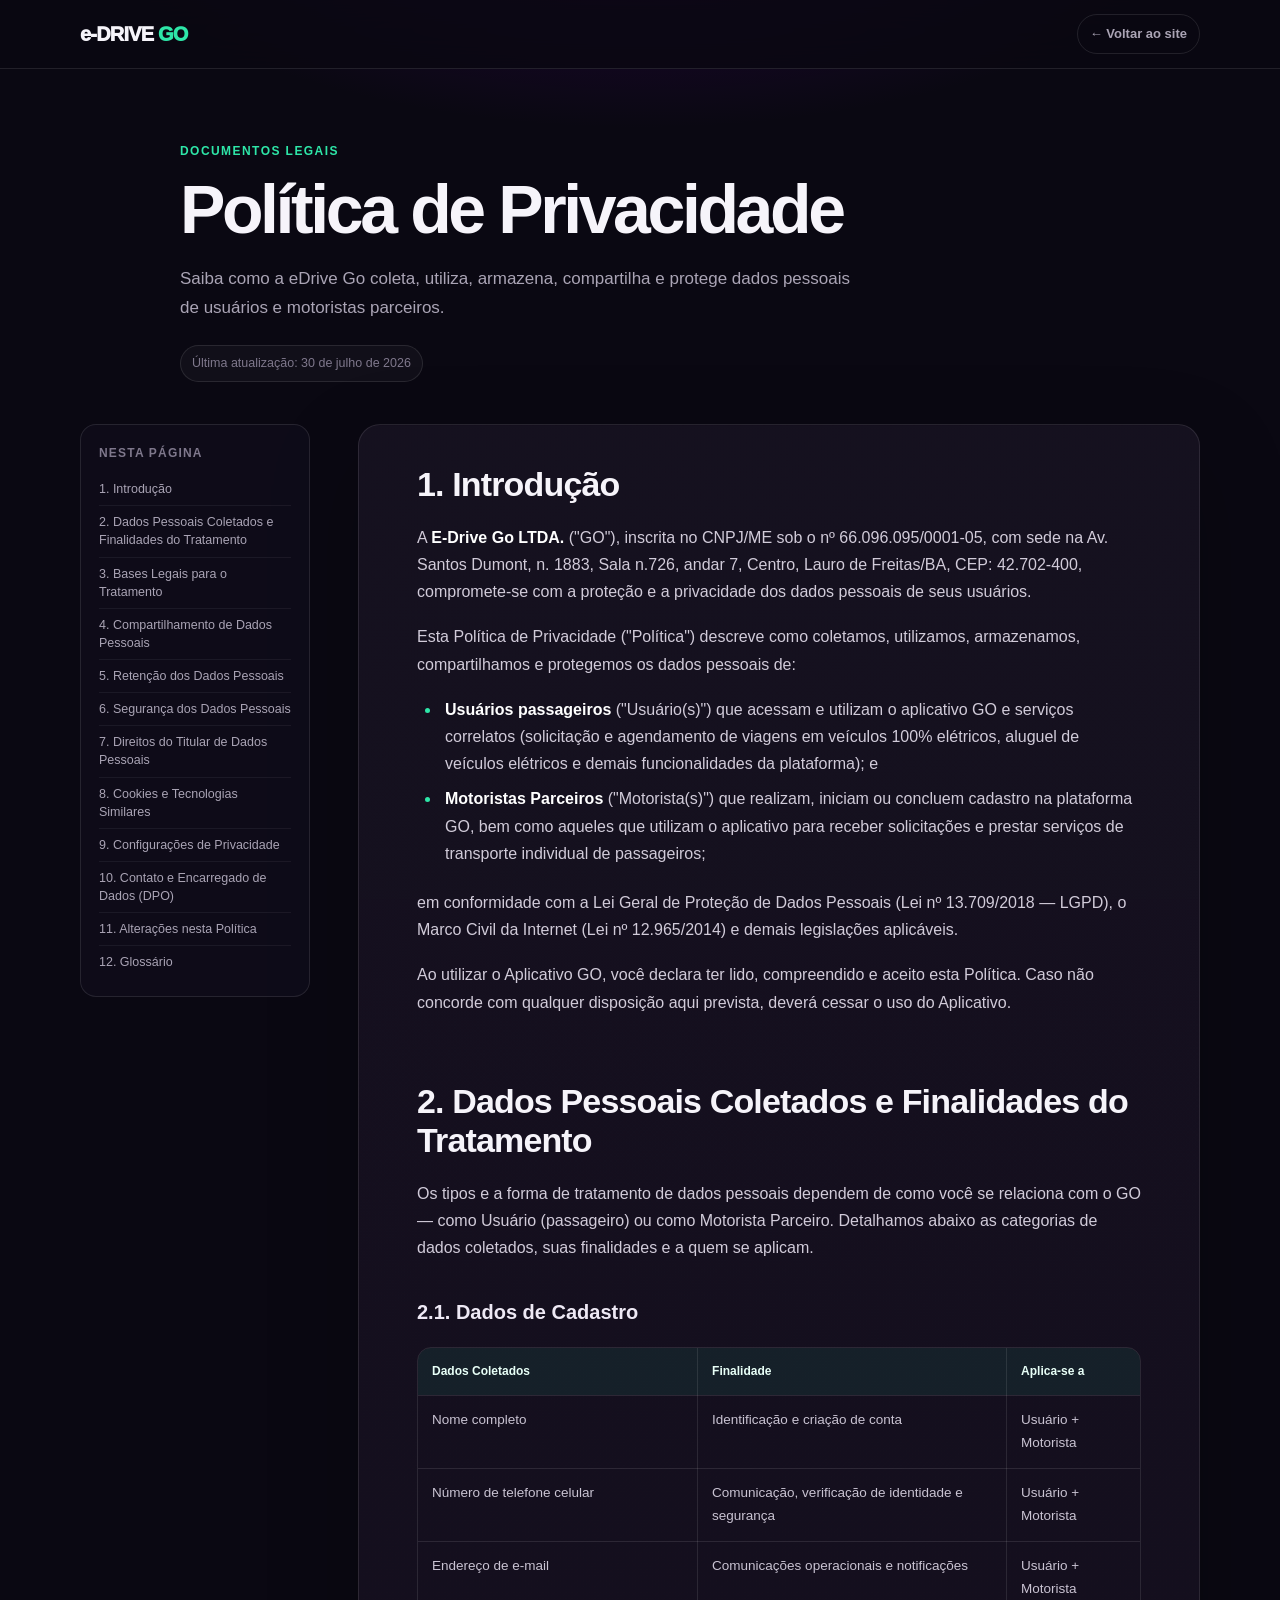
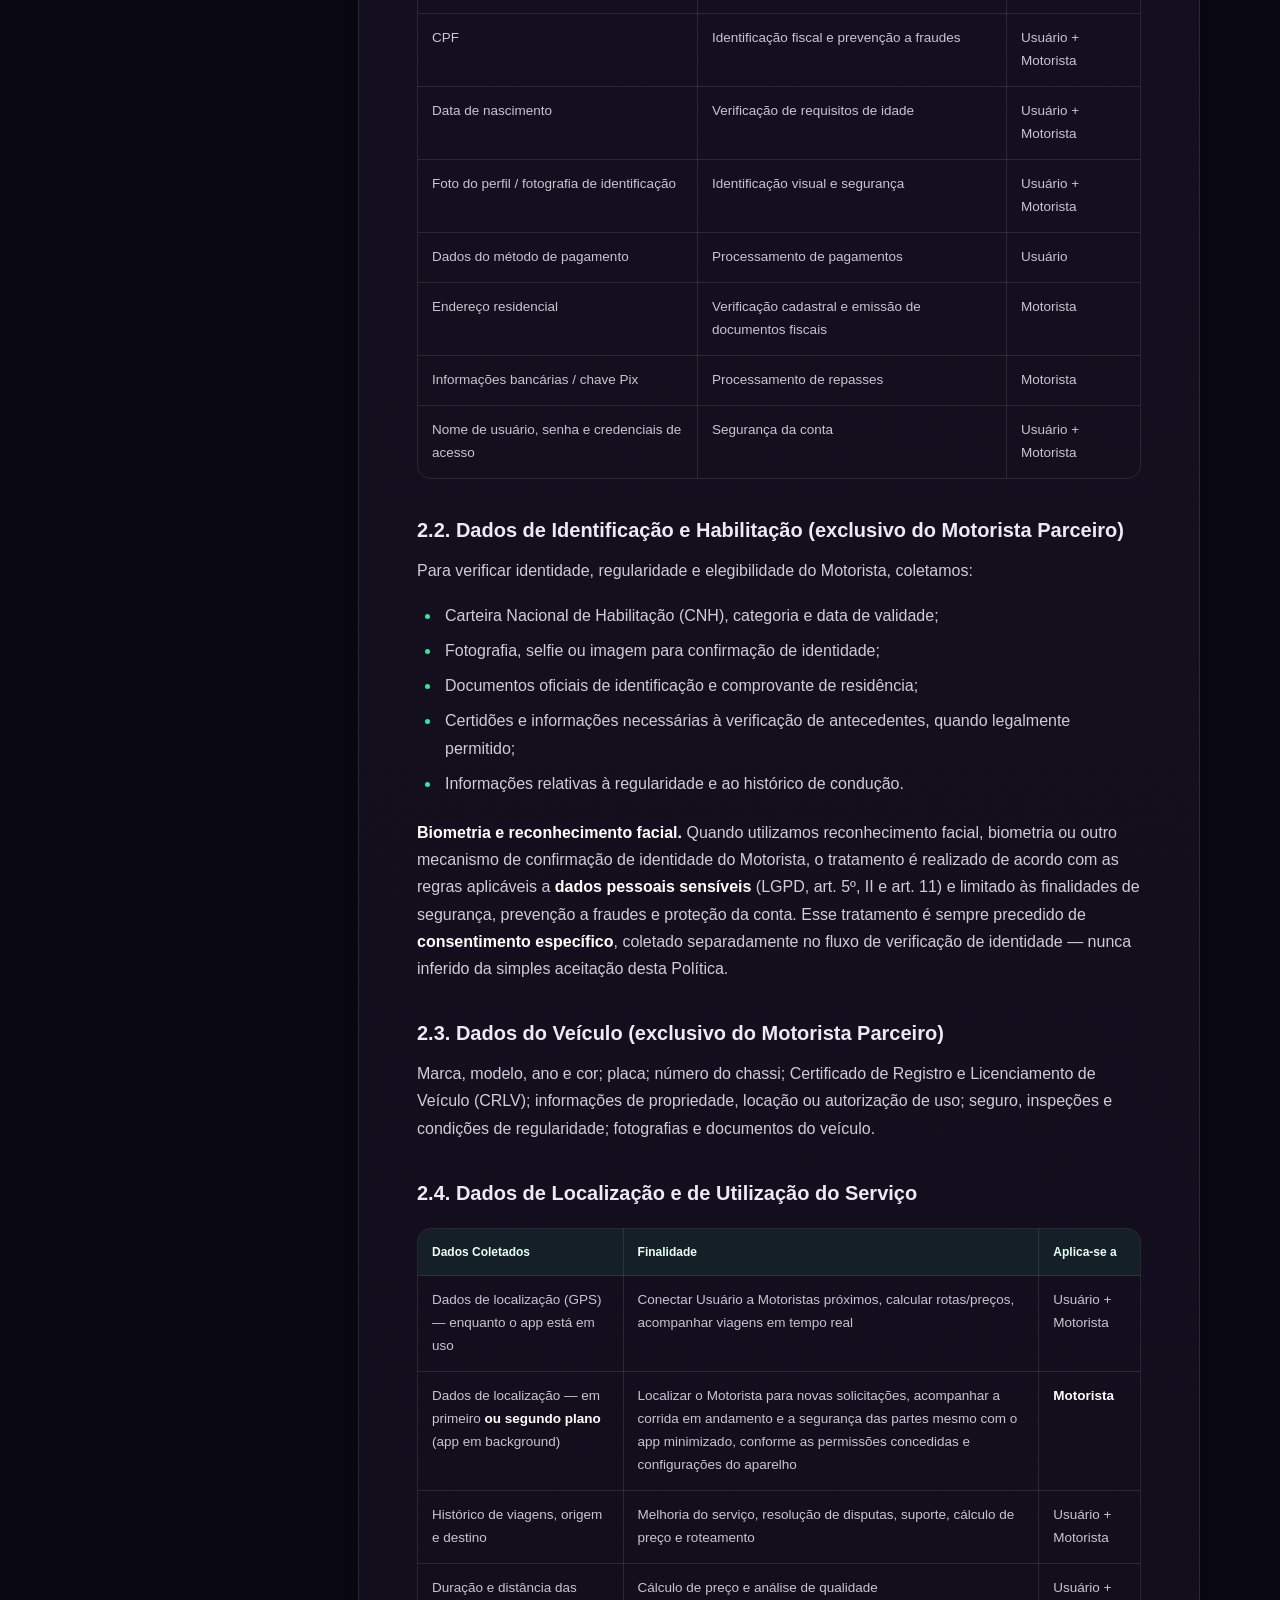
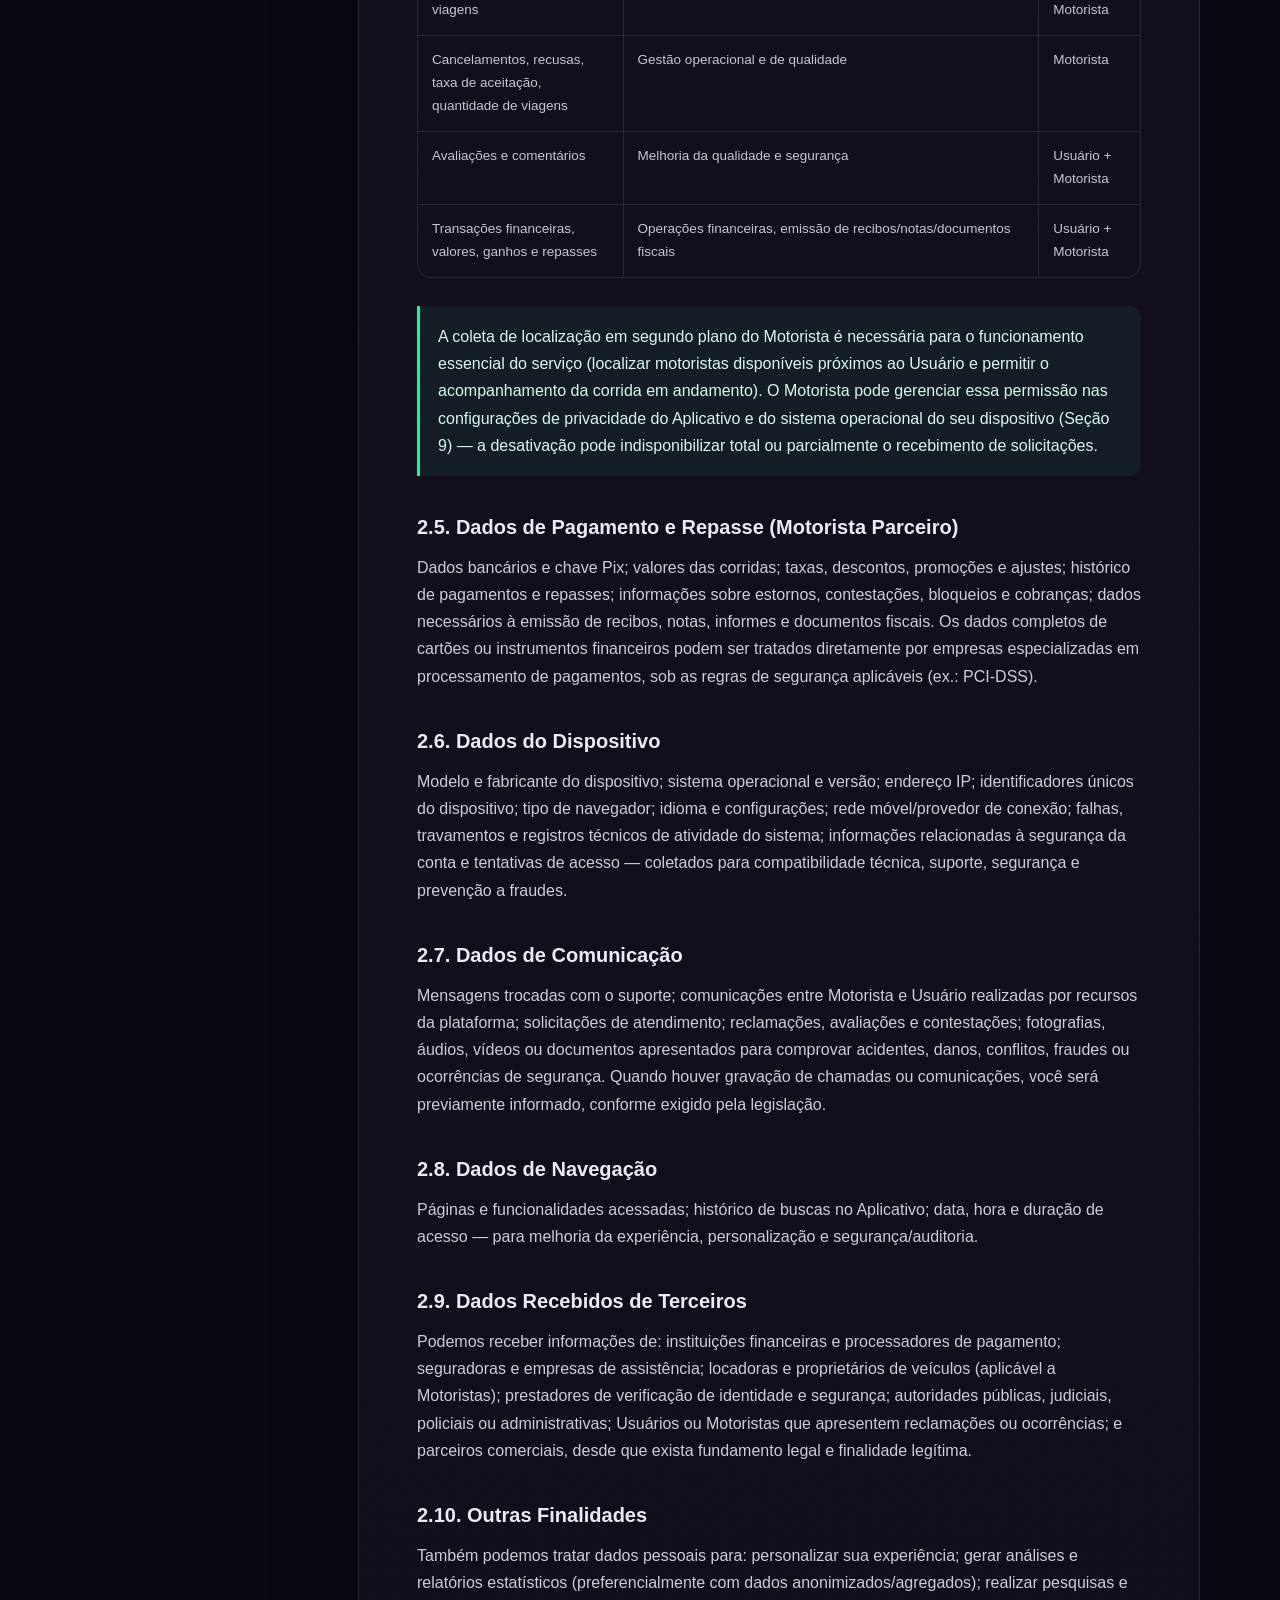
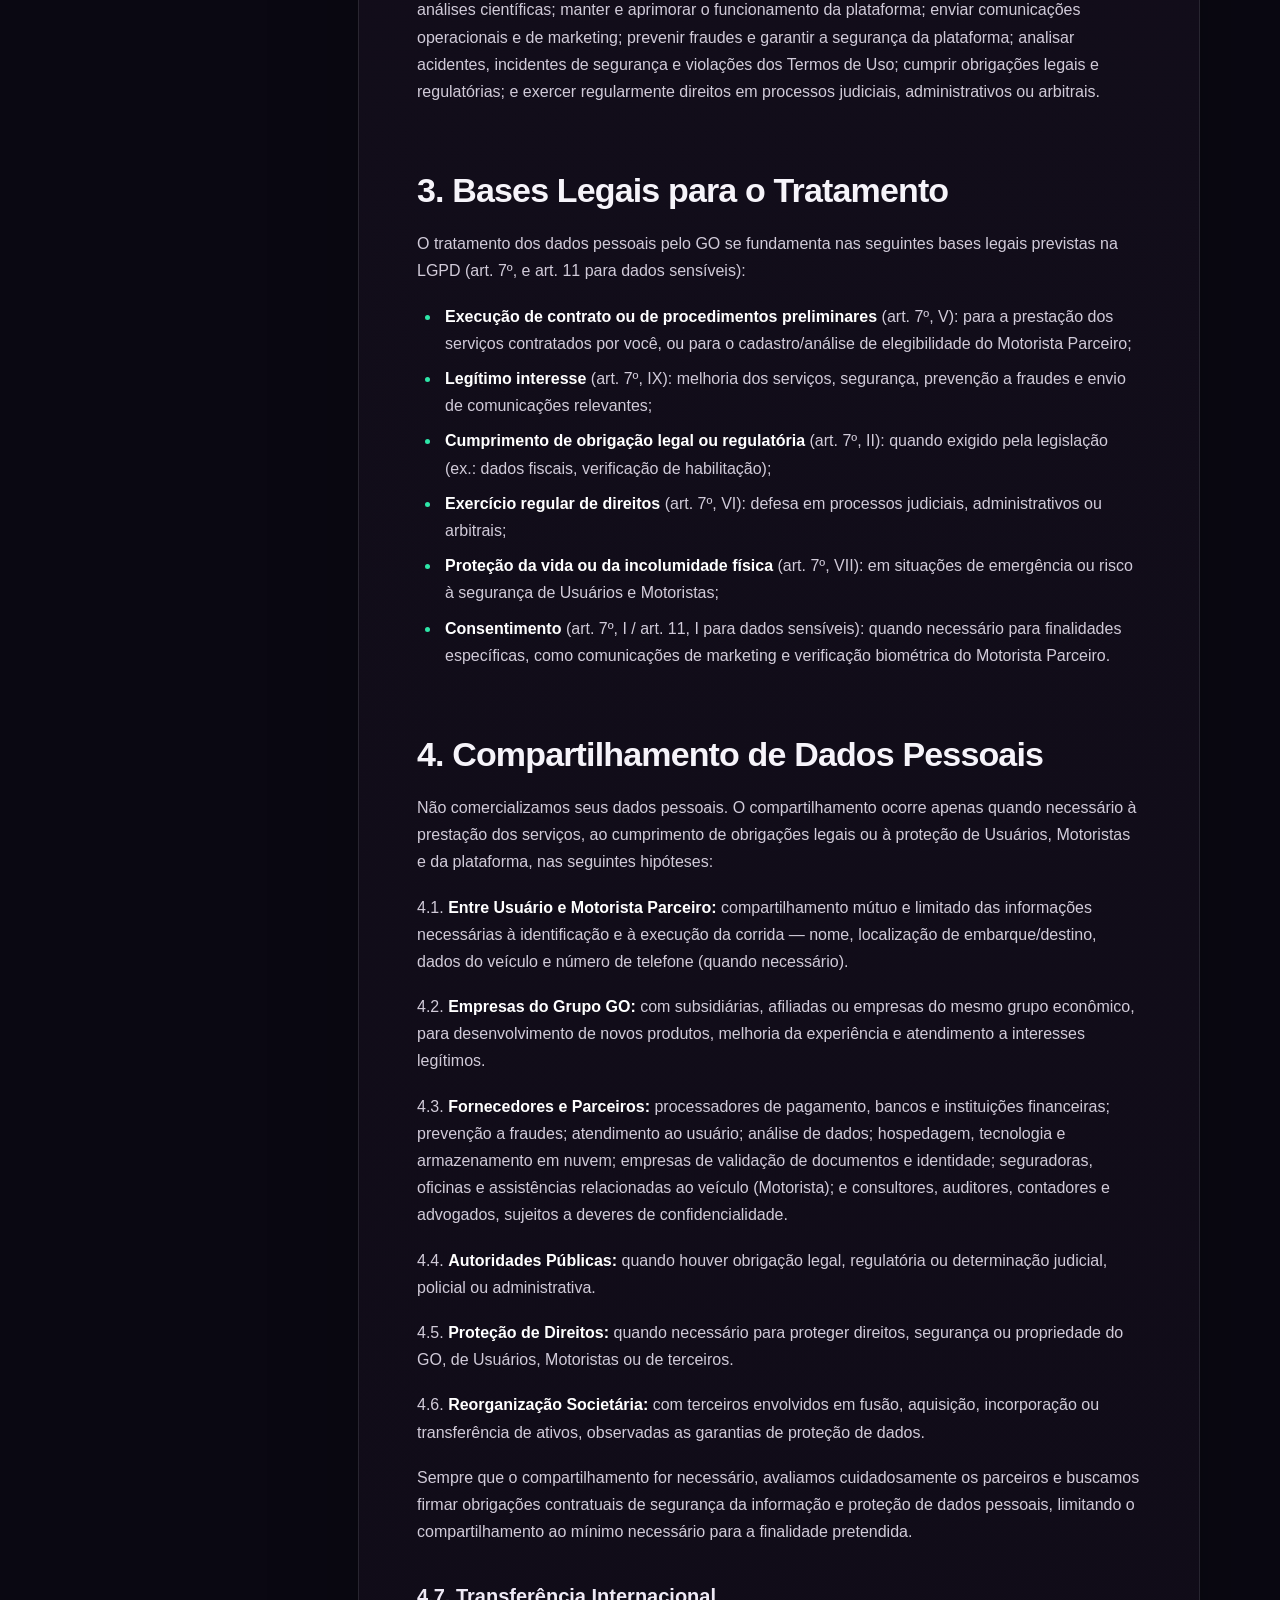
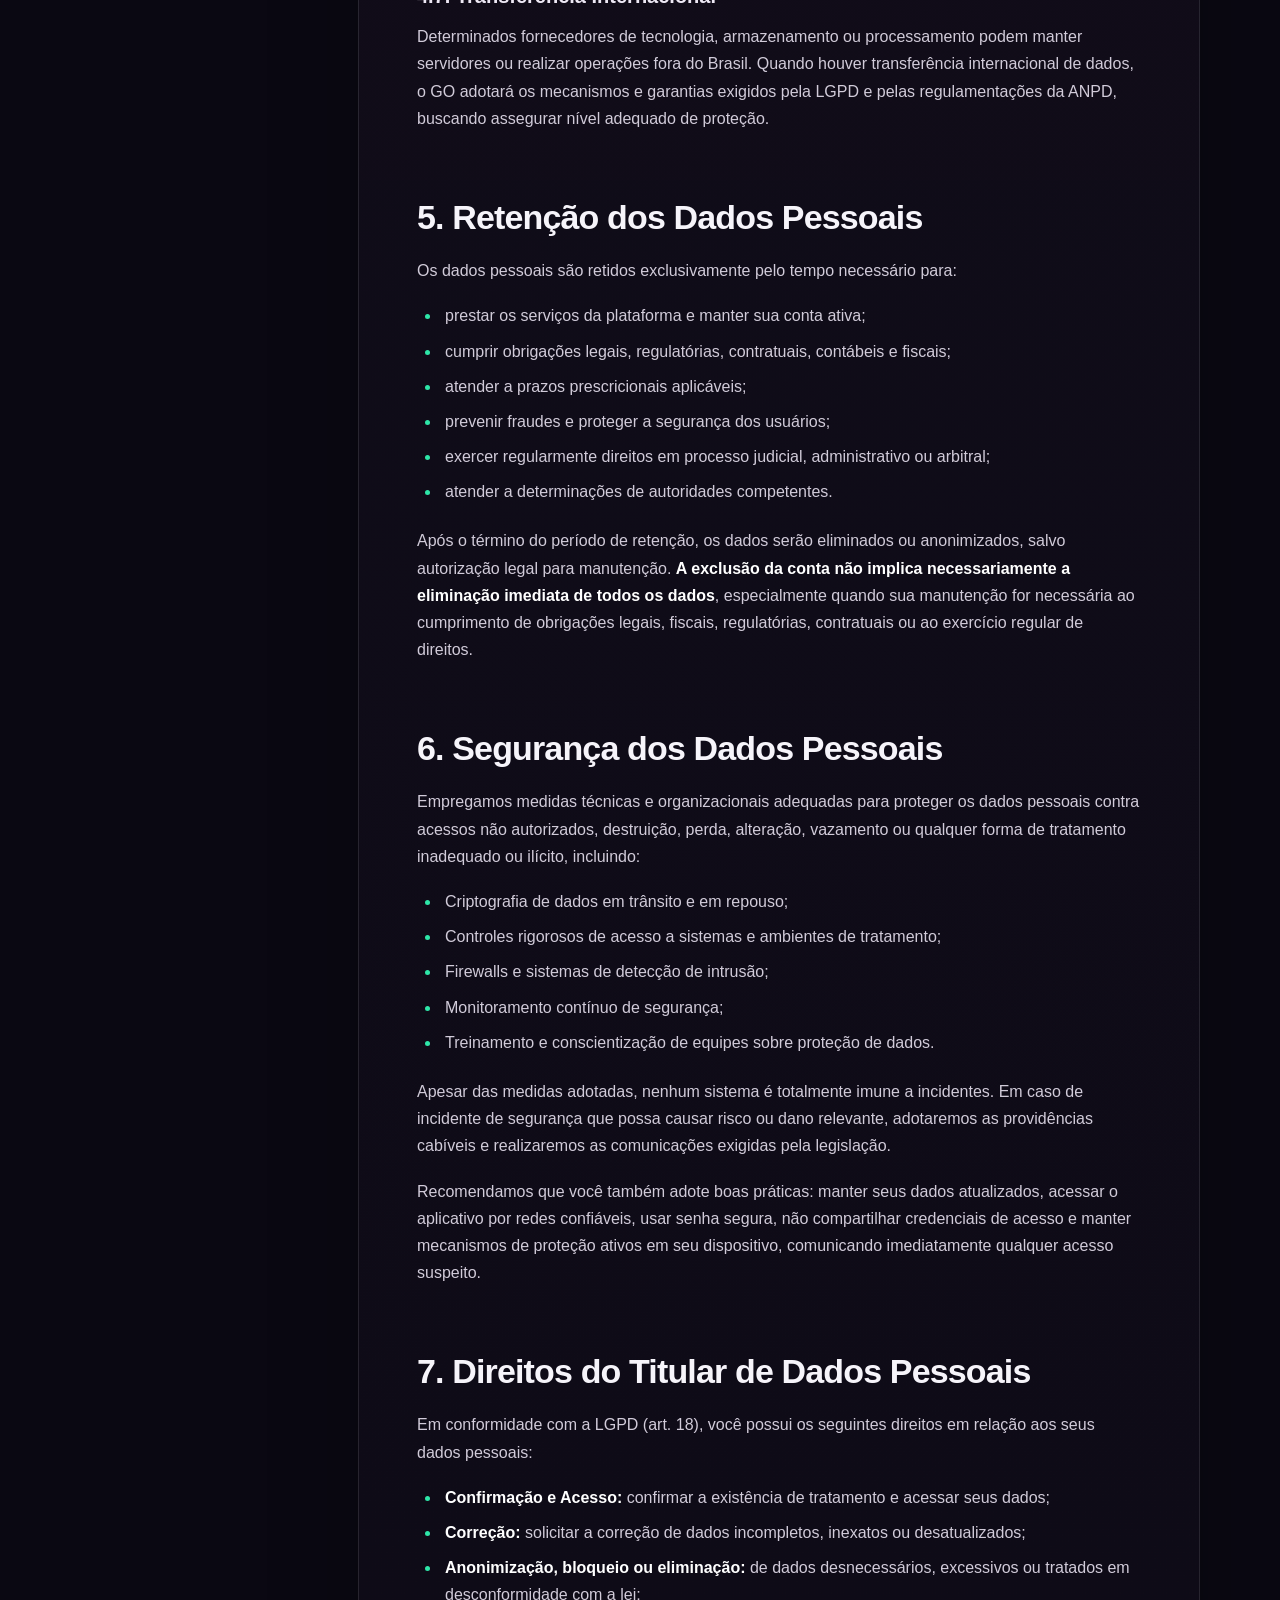
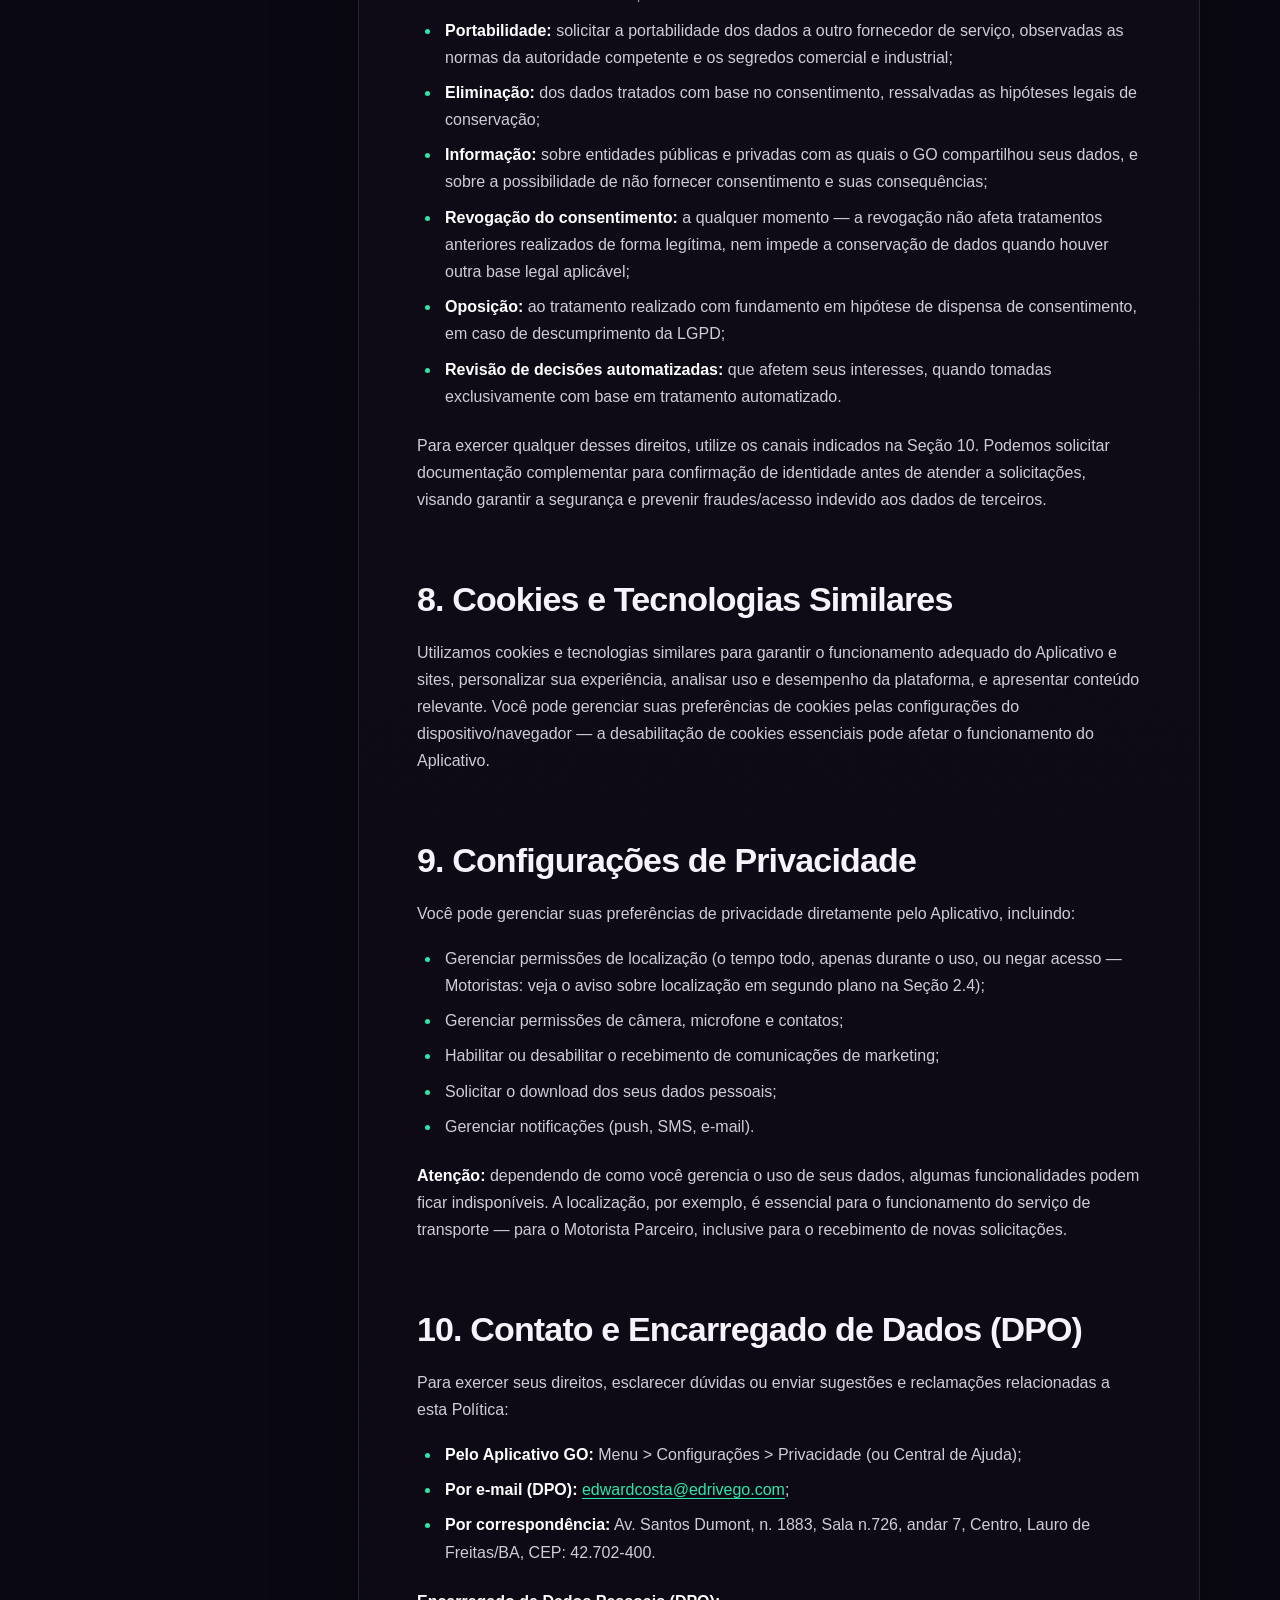
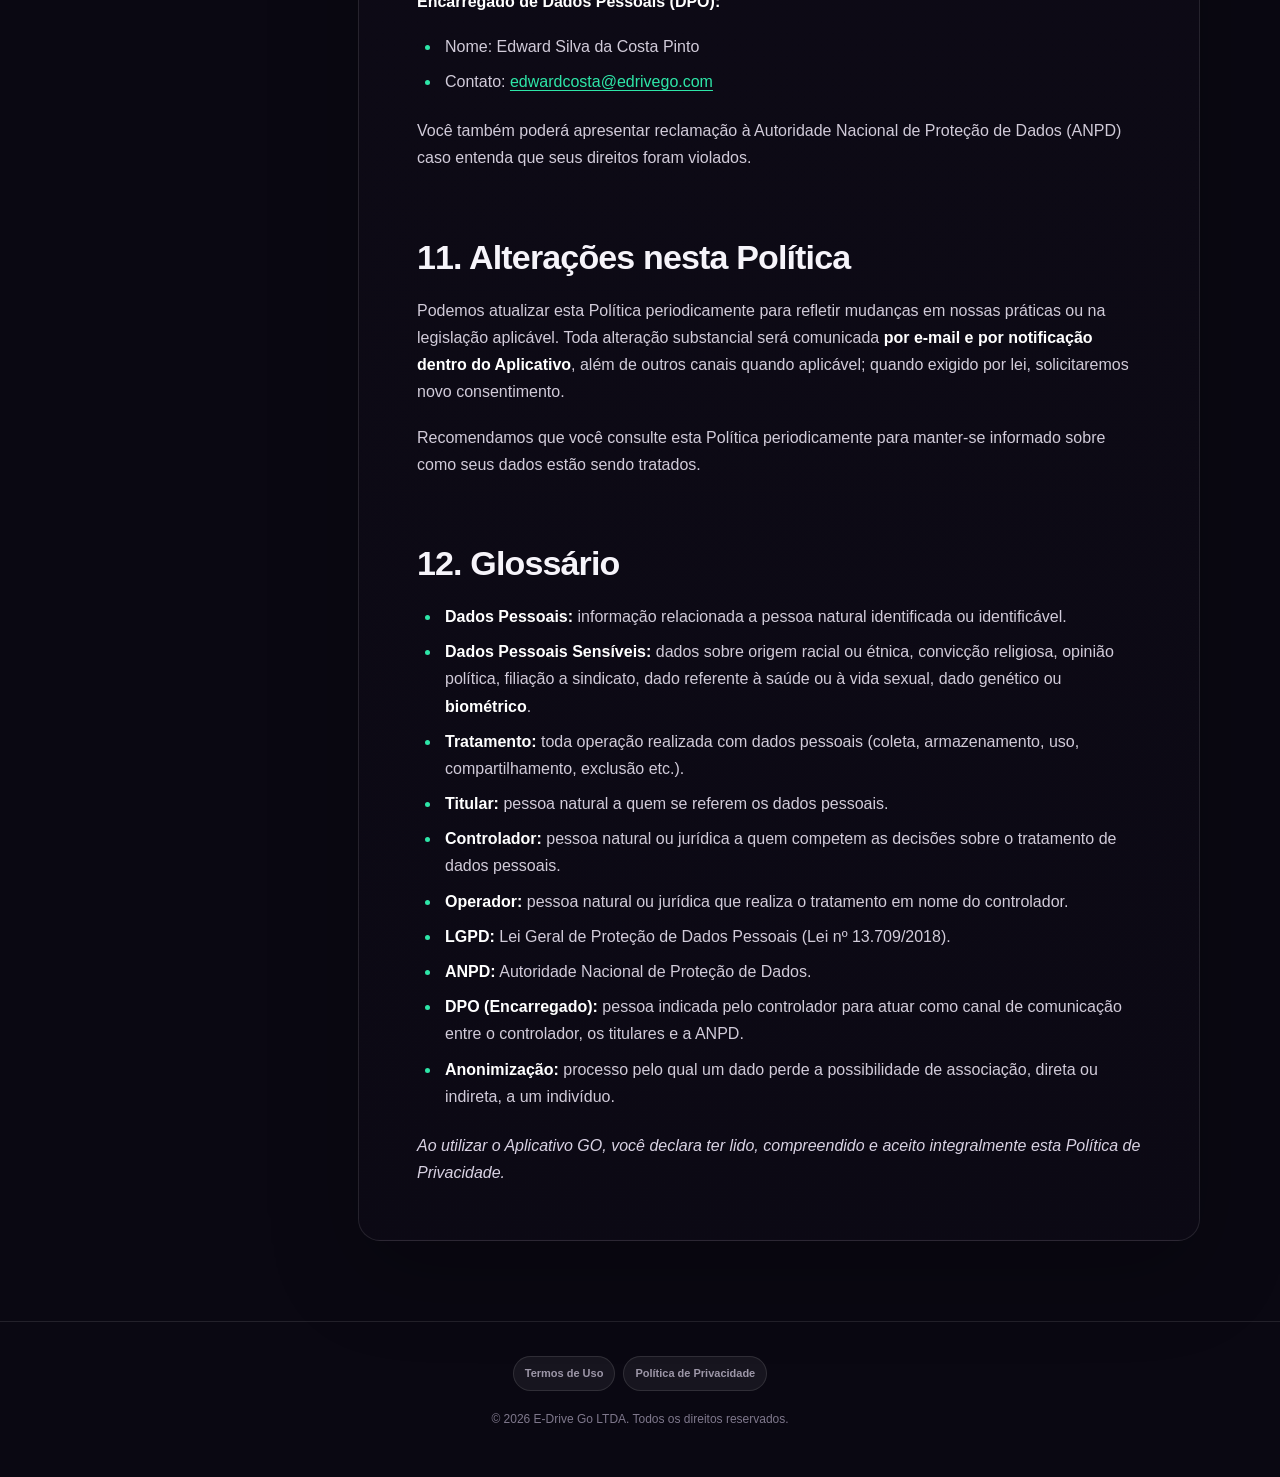
<file: politica-de-privacidade/index.html>
<!doctype html><html lang="pt-BR"><head><meta charset="utf-8"><meta name="viewport" content="width=device-width,initial-scale=1"><title>Política de Privacidade — eDrive Go</title><meta name="description" content="Saiba como a eDrive Go coleta, utiliza, armazena, compartilha e protege dados pessoais de usuários e motoristas parceiros."><meta name="robots" content="index, follow"><link rel="canonical" href="https://www.edrivego.com/politica-de-privacidade"><meta name="theme-color" content="#0a0812"><style>
:root{--bg:#0a0812;--surface:#110d1c;--text:#f6f4fa;--muted:#aaa4b5;--muted2:#7f788c;--line:rgba(255,255,255,.1);--green:#2ee6a8;--purple:#c9a8f0}*{box-sizing:border-box}html{scroll-behavior:smooth;scroll-padding-top:90px}body{margin:0;background:radial-gradient(900px 440px at 50% -180px,rgba(75,0,129,.5),transparent 70%),var(--bg);color:var(--text);font-family:Inter,ui-sans-serif,-apple-system,BlinkMacSystemFont,"Segoe UI",sans-serif;line-height:1.7}a{color:inherit}.skip{position:absolute;left:-9999px;top:12px;background:var(--green);color:#05110c;padding:10px 14px;border-radius:8px;font-weight:800;z-index:100}.skip:focus{left:12px}header{position:sticky;top:0;z-index:20;border-bottom:1px solid var(--line);background:rgba(10,8,18,.82);backdrop-filter:blur(18px)}.head{width:min(1120px,calc(100% - 40px));min-height:68px;margin:auto;display:flex;align-items:center;justify-content:space-between;gap:20px}.brand{text-decoration:none;font-weight:950;letter-spacing:-.04em;font-size:20px}.brand span{color:var(--green)}.back{text-decoration:none;color:var(--muted);font-size:13px;font-weight:700;padding:8px 12px;border:1px solid var(--line);border-radius:999px}.back:hover{color:var(--text);border-color:rgba(46,230,168,.45)}.hero{width:min(920px,calc(100% - 40px));margin:auto;padding:72px 0 42px}.eyebrow{margin:0 0 14px;color:var(--green);font-size:12px;font-weight:900;letter-spacing:.12em;text-transform:uppercase}h1{font-size:clamp(38px,7vw,68px);line-height:1.02;letter-spacing:-.05em;margin:0 0 20px}.intro{font-size:17px;color:var(--muted);max-width:680px;margin:0}.updated{display:inline-flex;margin-top:22px;color:var(--muted2);font-size:12.5px;border:1px solid var(--line);border-radius:999px;padding:7px 11px;background:rgba(255,255,255,.03)}.layout{width:min(1120px,calc(100% - 40px));margin:0 auto 80px;display:grid;grid-template-columns:230px minmax(0,1fr);gap:48px;align-items:start}.toc{position:sticky;top:92px;max-height:calc(100vh - 120px);overflow:auto;padding:18px;border:1px solid var(--line);border-radius:16px;background:rgba(17,13,28,.7)}.toc strong{display:block;font-size:12px;text-transform:uppercase;letter-spacing:.1em;color:var(--muted2);margin-bottom:10px}.toc a{display:block;text-decoration:none;color:var(--muted);font-size:12.5px;line-height:1.45;padding:7px 0;border-bottom:1px solid rgba(255,255,255,.06)}.toc a:last-child{border:0}.toc a:hover{color:var(--green)}article{min-width:0;padding:36px clamp(22px,5vw,58px);border:1px solid var(--line);border-radius:22px;background:linear-gradient(180deg,rgba(23,18,33,.88),rgba(13,10,21,.92));box-shadow:0 32px 90px rgba(0,0,0,.24)}article h2{font-size:clamp(25px,4vw,34px);line-height:1.15;letter-spacing:-.025em;margin:62px 0 20px;padding-top:4px}article h2:first-child{margin-top:0}article h3{font-size:20px;line-height:1.3;margin:38px 0 14px;color:#eee9f5}article p{margin:0 0 18px;color:#d1cbd9}article strong{color:#fff}article em{color:#d9d2e3}article a{color:var(--green);text-underline-offset:3px}article ul{margin:0 0 22px;padding-left:24px;color:#d1cbd9}article li{margin:8px 0;padding-left:4px}article li::marker{color:var(--green)}article code{font:inherit;color:var(--purple)}.notice{margin:20px 0;padding:17px 18px;border-left:3px solid var(--green);border-radius:0 12px 12px 0;background:rgba(46,230,168,.07);color:#d9f7ec}.table-scroll{overflow-x:auto;margin:22px 0 28px;border:1px solid var(--line);border-radius:14px}table{width:100%;border-collapse:collapse;min-width:660px;font-size:13.5px}th,td{padding:13px 14px;text-align:left;vertical-align:top;border-bottom:1px solid var(--line);border-right:1px solid var(--line)}th:last-child,td:last-child{border-right:0}tbody tr:last-child td{border-bottom:0}th{background:rgba(46,230,168,.08);color:#e8fff7;font-size:12px}td{color:#c9c3d2}footer{border-top:1px solid var(--line);padding:34px 20px 48px;text-align:center;color:var(--muted2)}.legal-links{display:flex;justify-content:center;gap:8px;flex-wrap:wrap;margin-bottom:18px}.legal-btn{display:inline-flex;align-items:center;text-decoration:none;color:#9d97a8;background:rgba(255,255,255,.055);border:1px solid rgba(255,255,255,.11);border-radius:999px;padding:7px 11px;font-size:11px;font-weight:700}.legal-btn:hover{color:#d8d3df;background:rgba(255,255,255,.09)}footer p{font-size:12px;margin:0}@media(max-width:820px){.layout{grid-template-columns:1fr;gap:20px}.toc{position:static;max-height:none}.hero{padding-top:52px}.head{width:min(100% - 28px,1120px)}article{border-radius:18px;padding:28px 20px}article h2{margin-top:48px}}@media(prefers-reduced-motion:reduce){html{scroll-behavior:auto}}</style></head><body><a class="skip" href="#conteudo">Ir para o conteúdo</a><header><div class="head"><a class="brand" href="/" aria-label="eDrive Go — início">e-DRIVE <span>GO</span></a><a class="back" href="/">← Voltar ao site</a></div></header><main id="conteudo"><section class="hero"><p class="eyebrow">Documentos legais</p><h1>Política de Privacidade</h1><p class="intro">Saiba como a eDrive Go coleta, utiliza, armazena, compartilha e protege dados pessoais de usuários e motoristas parceiros.</p><span class="updated">Última atualização: 30 de julho de 2026</span></section><div class="layout"><nav class="toc" aria-label="Navegação nesta página"><strong>Nesta página</strong><a href="#1-introducao">1. Introdução</a>
<a href="#2-dados-pessoais-coletados-e-finalidades-do-tratamento">2. Dados Pessoais Coletados e Finalidades do Tratamento</a>
<a href="#3-bases-legais-para-o-tratamento">3. Bases Legais para o Tratamento</a>
<a href="#4-compartilhamento-de-dados-pessoais">4. Compartilhamento de Dados Pessoais</a>
<a href="#5-retencao-dos-dados-pessoais">5. Retenção dos Dados Pessoais</a>
<a href="#6-seguranca-dos-dados-pessoais">6. Segurança dos Dados Pessoais</a>
<a href="#7-direitos-do-titular-de-dados-pessoais">7. Direitos do Titular de Dados Pessoais</a>
<a href="#8-cookies-e-tecnologias-similares">8. Cookies e Tecnologias Similares</a>
<a href="#9-configuracoes-de-privacidade">9. Configurações de Privacidade</a>
<a href="#10-contato-e-encarregado-de-dados-dpo">10. Contato e Encarregado de Dados (DPO)</a>
<a href="#11-alteracoes-nesta-politica">11. Alterações nesta Política</a>
<a href="#12-glossario">12. Glossário</a></nav><article><h2 id="1-introducao">1. Introdução</h2>
<p>A <strong>E-Drive Go LTDA.</strong> (&quot;GO&quot;), inscrita no CNPJ/ME sob o nº 66.096.095/0001-05, com sede na Av. Santos Dumont, n. 1883, Sala n.726, andar 7, Centro, Lauro de Freitas/BA, CEP: 42.702-400, compromete-se com a proteção e a privacidade dos dados pessoais de seus usuários.</p>
<p>Esta Política de Privacidade (&quot;Política&quot;) descreve como coletamos, utilizamos, armazenamos, compartilhamos e protegemos os dados pessoais de:</p>
<ul><li><strong>Usuários passageiros</strong> (&quot;Usuário(s)&quot;) que acessam e utilizam o aplicativo GO e serviços correlatos (solicitação e agendamento de viagens em veículos 100% elétricos, aluguel de veículos elétricos e demais funcionalidades da plataforma); e</li><li><strong>Motoristas Parceiros</strong> (&quot;Motorista(s)&quot;) que realizam, iniciam ou concluem cadastro na plataforma GO, bem como aqueles que utilizam o aplicativo para receber solicitações e prestar serviços de transporte individual de passageiros;</li></ul>
<p>em conformidade com a Lei Geral de Proteção de Dados Pessoais (Lei nº 13.709/2018 — LGPD), o Marco Civil da Internet (Lei nº 12.965/2014) e demais legislações aplicáveis.</p>
<p>Ao utilizar o Aplicativo GO, você declara ter lido, compreendido e aceito esta Política. Caso não concorde com qualquer disposição aqui prevista, deverá cessar o uso do Aplicativo.</p>
<h2 id="2-dados-pessoais-coletados-e-finalidades-do-tratamento">2. Dados Pessoais Coletados e Finalidades do Tratamento</h2>
<p>Os tipos e a forma de tratamento de dados pessoais dependem de como você se relaciona com o GO — como Usuário (passageiro) ou como Motorista Parceiro. Detalhamos abaixo as categorias de dados coletados, suas finalidades e a quem se aplicam.</p>
<h3 id="2-1-dados-de-cadastro">2.1. Dados de Cadastro</h3>
<div class="table-scroll" tabindex="0"><table><thead><tr><th scope="col">Dados Coletados</th><th scope="col">Finalidade</th><th scope="col">Aplica-se a</th></tr></thead><tbody><tr><td>Nome completo</td><td>Identificação e criação de conta</td><td>Usuário + Motorista</td></tr><tr><td>Número de telefone celular</td><td>Comunicação, verificação de identidade e segurança</td><td>Usuário + Motorista</td></tr><tr><td>Endereço de e-mail</td><td>Comunicações operacionais e notificações</td><td>Usuário + Motorista</td></tr><tr><td>CPF</td><td>Identificação fiscal e prevenção a fraudes</td><td>Usuário + Motorista</td></tr><tr><td>Data de nascimento</td><td>Verificação de requisitos de idade</td><td>Usuário + Motorista</td></tr><tr><td>Foto do perfil / fotografia de identificação</td><td>Identificação visual e segurança</td><td>Usuário + Motorista</td></tr><tr><td>Dados do método de pagamento</td><td>Processamento de pagamentos</td><td>Usuário</td></tr><tr><td>Endereço residencial</td><td>Verificação cadastral e emissão de documentos fiscais</td><td>Motorista</td></tr><tr><td>Informações bancárias / chave Pix</td><td>Processamento de repasses</td><td>Motorista</td></tr><tr><td>Nome de usuário, senha e credenciais de acesso</td><td>Segurança da conta</td><td>Usuário + Motorista</td></tr></tbody></table></div>
<h3 id="2-2-dados-de-identificacao-e-habilitacao-exclusivo-do-motorista-parceiro">2.2. Dados de Identificação e Habilitação (exclusivo do Motorista Parceiro)</h3>
<p>Para verificar identidade, regularidade e elegibilidade do Motorista, coletamos:</p>
<ul><li>Carteira Nacional de Habilitação (CNH), categoria e data de validade;</li><li>Fotografia, selfie ou imagem para confirmação de identidade;</li><li>Documentos oficiais de identificação e comprovante de residência;</li><li>Certidões e informações necessárias à verificação de antecedentes, quando legalmente permitido;</li><li>Informações relativas à regularidade e ao histórico de condução.</li></ul>
<p><strong>Biometria e reconhecimento facial.</strong> Quando utilizamos reconhecimento facial, biometria ou outro mecanismo de confirmação de identidade do Motorista, o tratamento é realizado de acordo com as regras aplicáveis a <strong>dados pessoais sensíveis</strong> (LGPD, art. 5º, II e art. 11) e limitado às finalidades de segurança, prevenção a fraudes e proteção da conta. Esse tratamento é sempre precedido de <strong>consentimento específico</strong>, coletado separadamente no fluxo de verificação de identidade — nunca inferido da simples aceitação desta Política.</p>
<h3 id="2-3-dados-do-veiculo-exclusivo-do-motorista-parceiro">2.3. Dados do Veículo (exclusivo do Motorista Parceiro)</h3>
<p>Marca, modelo, ano e cor; placa; número do chassi; Certificado de Registro e Licenciamento de Veículo (CRLV); informações de propriedade, locação ou autorização de uso; seguro, inspeções e condições de regularidade; fotografias e documentos do veículo.</p>
<h3 id="2-4-dados-de-localizacao-e-de-utilizacao-do-servico">2.4. Dados de Localização e de Utilização do Serviço</h3>
<div class="table-scroll" tabindex="0"><table><thead><tr><th scope="col">Dados Coletados</th><th scope="col">Finalidade</th><th scope="col">Aplica-se a</th></tr></thead><tbody><tr><td>Dados de localização (GPS) — enquanto o app está em uso</td><td>Conectar Usuário a Motoristas próximos, calcular rotas/preços, acompanhar viagens em tempo real</td><td>Usuário + Motorista</td></tr><tr><td>Dados de localização — em primeiro <strong>ou segundo plano</strong> (app em background)</td><td>Localizar o Motorista para novas solicitações, acompanhar a corrida em andamento e a segurança das partes mesmo com o app minimizado, conforme as permissões concedidas e configurações do aparelho</td><td><strong>Motorista</strong></td></tr><tr><td>Histórico de viagens, origem e destino</td><td>Melhoria do serviço, resolução de disputas, suporte, cálculo de preço e roteamento</td><td>Usuário + Motorista</td></tr><tr><td>Duração e distância das viagens</td><td>Cálculo de preço e análise de qualidade</td><td>Usuário + Motorista</td></tr><tr><td>Cancelamentos, recusas, taxa de aceitação, quantidade de viagens</td><td>Gestão operacional e de qualidade</td><td>Motorista</td></tr><tr><td>Avaliações e comentários</td><td>Melhoria da qualidade e segurança</td><td>Usuário + Motorista</td></tr><tr><td>Transações financeiras, valores, ganhos e repasses</td><td>Operações financeiras, emissão de recibos/notas/documentos fiscais</td><td>Usuário + Motorista</td></tr></tbody></table></div>
<aside class="notice">A coleta de localização em segundo plano do Motorista é necessária para o funcionamento essencial do serviço (localizar motoristas disponíveis próximos ao Usuário e permitir o acompanhamento da corrida em andamento). O Motorista pode gerenciar essa permissão nas configurações de privacidade do Aplicativo e do sistema operacional do seu dispositivo (Seção 9) — a desativação pode indisponibilizar total ou parcialmente o recebimento de solicitações.</aside>
<h3 id="2-5-dados-de-pagamento-e-repasse-motorista-parceiro">2.5. Dados de Pagamento e Repasse (Motorista Parceiro)</h3>
<p>Dados bancários e chave Pix; valores das corridas; taxas, descontos, promoções e ajustes; histórico de pagamentos e repasses; informações sobre estornos, contestações, bloqueios e cobranças; dados necessários à emissão de recibos, notas, informes e documentos fiscais. Os dados completos de cartões ou instrumentos financeiros podem ser tratados diretamente por empresas especializadas em processamento de pagamentos, sob as regras de segurança aplicáveis (ex.: PCI-DSS).</p>
<h3 id="2-6-dados-do-dispositivo">2.6. Dados do Dispositivo</h3>
<p>Modelo e fabricante do dispositivo; sistema operacional e versão; endereço IP; identificadores únicos do dispositivo; tipo de navegador; idioma e configurações; rede móvel/provedor de conexão; falhas, travamentos e registros técnicos de atividade do sistema; informações relacionadas à segurança da conta e tentativas de acesso — coletados para compatibilidade técnica, suporte, segurança e prevenção a fraudes.</p>
<h3 id="2-7-dados-de-comunicacao">2.7. Dados de Comunicação</h3>
<p>Mensagens trocadas com o suporte; comunicações entre Motorista e Usuário realizadas por recursos da plataforma; solicitações de atendimento; reclamações, avaliações e contestações; fotografias, áudios, vídeos ou documentos apresentados para comprovar acidentes, danos, conflitos, fraudes ou ocorrências de segurança. Quando houver gravação de chamadas ou comunicações, você será previamente informado, conforme exigido pela legislação.</p>
<h3 id="2-8-dados-de-navegacao">2.8. Dados de Navegação</h3>
<p>Páginas e funcionalidades acessadas; histórico de buscas no Aplicativo; data, hora e duração de acesso — para melhoria da experiência, personalização e segurança/auditoria.</p>
<h3 id="2-9-dados-recebidos-de-terceiros">2.9. Dados Recebidos de Terceiros</h3>
<p>Podemos receber informações de: instituições financeiras e processadores de pagamento; seguradoras e empresas de assistência; locadoras e proprietários de veículos (aplicável a Motoristas); prestadores de verificação de identidade e segurança; autoridades públicas, judiciais, policiais ou administrativas; Usuários ou Motoristas que apresentem reclamações ou ocorrências; e parceiros comerciais, desde que exista fundamento legal e finalidade legítima.</p>
<h3 id="2-10-outras-finalidades">2.10. Outras Finalidades</h3>
<p>Também podemos tratar dados pessoais para: personalizar sua experiência; gerar análises e relatórios estatísticos (preferencialmente com dados anonimizados/agregados); realizar pesquisas e análises científicas; manter e aprimorar o funcionamento da plataforma; enviar comunicações operacionais e de marketing; prevenir fraudes e garantir a segurança da plataforma; analisar acidentes, incidentes de segurança e violações dos Termos de Uso; cumprir obrigações legais e regulatórias; e exercer regularmente direitos em processos judiciais, administrativos ou arbitrais.</p>
<h2 id="3-bases-legais-para-o-tratamento">3. Bases Legais para o Tratamento</h2>
<p>O tratamento dos dados pessoais pelo GO se fundamenta nas seguintes bases legais previstas na LGPD (art. 7º, e art. 11 para dados sensíveis):</p>
<ul><li><strong>Execução de contrato ou de procedimentos preliminares</strong> (art. 7º, V): para a prestação dos serviços contratados por você, ou para o cadastro/análise de elegibilidade do Motorista Parceiro;</li><li><strong>Legítimo interesse</strong> (art. 7º, IX): melhoria dos serviços, segurança, prevenção a fraudes e envio de comunicações relevantes;</li><li><strong>Cumprimento de obrigação legal ou regulatória</strong> (art. 7º, II): quando exigido pela legislação (ex.: dados fiscais, verificação de habilitação);</li><li><strong>Exercício regular de direitos</strong> (art. 7º, VI): defesa em processos judiciais, administrativos ou arbitrais;</li><li><strong>Proteção da vida ou da incolumidade física</strong> (art. 7º, VII): em situações de emergência ou risco à segurança de Usuários e Motoristas;</li><li><strong>Consentimento</strong> (art. 7º, I / art. 11, I para dados sensíveis): quando necessário para finalidades específicas, como comunicações de marketing e verificação biométrica do Motorista Parceiro.</li></ul>
<h2 id="4-compartilhamento-de-dados-pessoais">4. Compartilhamento de Dados Pessoais</h2>
<p>Não comercializamos seus dados pessoais. O compartilhamento ocorre apenas quando necessário à prestação dos serviços, ao cumprimento de obrigações legais ou à proteção de Usuários, Motoristas e da plataforma, nas seguintes hipóteses:</p>
<p>4.1. <strong>Entre Usuário e Motorista Parceiro:</strong> compartilhamento mútuo e limitado das informações necessárias à identificação e à execução da corrida — nome, localização de embarque/destino, dados do veículo e número de telefone (quando necessário).</p>
<p>4.2. <strong>Empresas do Grupo GO:</strong> com subsidiárias, afiliadas ou empresas do mesmo grupo econômico, para desenvolvimento de novos produtos, melhoria da experiência e atendimento a interesses legítimos.</p>
<p>4.3. <strong>Fornecedores e Parceiros:</strong> processadores de pagamento, bancos e instituições financeiras; prevenção a fraudes; atendimento ao usuário; análise de dados; hospedagem, tecnologia e armazenamento em nuvem; empresas de validação de documentos e identidade; seguradoras, oficinas e assistências relacionadas ao veículo (Motorista); e consultores, auditores, contadores e advogados, sujeitos a deveres de confidencialidade.</p>
<p>4.4. <strong>Autoridades Públicas:</strong> quando houver obrigação legal, regulatória ou determinação judicial, policial ou administrativa.</p>
<p>4.5. <strong>Proteção de Direitos:</strong> quando necessário para proteger direitos, segurança ou propriedade do GO, de Usuários, Motoristas ou de terceiros.</p>
<p>4.6. <strong>Reorganização Societária:</strong> com terceiros envolvidos em fusão, aquisição, incorporação ou transferência de ativos, observadas as garantias de proteção de dados.</p>
<p>Sempre que o compartilhamento for necessário, avaliamos cuidadosamente os parceiros e buscamos firmar obrigações contratuais de segurança da informação e proteção de dados pessoais, limitando o compartilhamento ao mínimo necessário para a finalidade pretendida.</p>
<h3 id="4-7-transferencia-internacional">4.7. Transferência Internacional</h3>
<p>Determinados fornecedores de tecnologia, armazenamento ou processamento podem manter servidores ou realizar operações fora do Brasil. Quando houver transferência internacional de dados, o GO adotará os mecanismos e garantias exigidos pela LGPD e pelas regulamentações da ANPD, buscando assegurar nível adequado de proteção.</p>
<h2 id="5-retencao-dos-dados-pessoais">5. Retenção dos Dados Pessoais</h2>
<p>Os dados pessoais são retidos exclusivamente pelo tempo necessário para:</p>
<ul><li>prestar os serviços da plataforma e manter sua conta ativa;</li><li>cumprir obrigações legais, regulatórias, contratuais, contábeis e fiscais;</li><li>atender a prazos prescricionais aplicáveis;</li><li>prevenir fraudes e proteger a segurança dos usuários;</li><li>exercer regularmente direitos em processo judicial, administrativo ou arbitral;</li><li>atender a determinações de autoridades competentes.</li></ul>
<p>Após o término do período de retenção, os dados serão eliminados ou anonimizados, salvo autorização legal para manutenção. <strong>A exclusão da conta não implica necessariamente a eliminação imediata de todos os dados</strong>, especialmente quando sua manutenção for necessária ao cumprimento de obrigações legais, fiscais, regulatórias, contratuais ou ao exercício regular de direitos.</p>
<h2 id="6-seguranca-dos-dados-pessoais">6. Segurança dos Dados Pessoais</h2>
<p>Empregamos medidas técnicas e organizacionais adequadas para proteger os dados pessoais contra acessos não autorizados, destruição, perda, alteração, vazamento ou qualquer forma de tratamento inadequado ou ilícito, incluindo:</p>
<ul><li>Criptografia de dados em trânsito e em repouso;</li><li>Controles rigorosos de acesso a sistemas e ambientes de tratamento;</li><li>Firewalls e sistemas de detecção de intrusão;</li><li>Monitoramento contínuo de segurança;</li><li>Treinamento e conscientização de equipes sobre proteção de dados.</li></ul>
<p>Apesar das medidas adotadas, nenhum sistema é totalmente imune a incidentes. Em caso de incidente de segurança que possa causar risco ou dano relevante, adotaremos as providências cabíveis e realizaremos as comunicações exigidas pela legislação.</p>
<p>Recomendamos que você também adote boas práticas: manter seus dados atualizados, acessar o aplicativo por redes confiáveis, usar senha segura, não compartilhar credenciais de acesso e manter mecanismos de proteção ativos em seu dispositivo, comunicando imediatamente qualquer acesso suspeito.</p>
<h2 id="7-direitos-do-titular-de-dados-pessoais">7. Direitos do Titular de Dados Pessoais</h2>
<p>Em conformidade com a LGPD (art. 18), você possui os seguintes direitos em relação aos seus dados pessoais:</p>
<ul><li><strong>Confirmação e Acesso:</strong> confirmar a existência de tratamento e acessar seus dados;</li><li><strong>Correção:</strong> solicitar a correção de dados incompletos, inexatos ou desatualizados;</li><li><strong>Anonimização, bloqueio ou eliminação:</strong> de dados desnecessários, excessivos ou tratados em desconformidade com a lei;</li><li><strong>Portabilidade:</strong> solicitar a portabilidade dos dados a outro fornecedor de serviço, observadas as normas da autoridade competente e os segredos comercial e industrial;</li><li><strong>Eliminação:</strong> dos dados tratados com base no consentimento, ressalvadas as hipóteses legais de conservação;</li><li><strong>Informação:</strong> sobre entidades públicas e privadas com as quais o GO compartilhou seus dados, e sobre a possibilidade de não fornecer consentimento e suas consequências;</li><li><strong>Revogação do consentimento:</strong> a qualquer momento — a revogação não afeta tratamentos anteriores realizados de forma legítima, nem impede a conservação de dados quando houver outra base legal aplicável;</li><li><strong>Oposição:</strong> ao tratamento realizado com fundamento em hipótese de dispensa de consentimento, em caso de descumprimento da LGPD;</li><li><strong>Revisão de decisões automatizadas:</strong> que afetem seus interesses, quando tomadas exclusivamente com base em tratamento automatizado.</li></ul>
<p>Para exercer qualquer desses direitos, utilize os canais indicados na Seção 10. Podemos solicitar documentação complementar para confirmação de identidade antes de atender a solicitações, visando garantir a segurança e prevenir fraudes/acesso indevido aos dados de terceiros.</p>
<h2 id="8-cookies-e-tecnologias-similares">8. Cookies e Tecnologias Similares</h2>
<p>Utilizamos cookies e tecnologias similares para garantir o funcionamento adequado do Aplicativo e sites, personalizar sua experiência, analisar uso e desempenho da plataforma, e apresentar conteúdo relevante. Você pode gerenciar suas preferências de cookies pelas configurações do dispositivo/navegador — a desabilitação de cookies essenciais pode afetar o funcionamento do Aplicativo.</p>
<h2 id="9-configuracoes-de-privacidade">9. Configurações de Privacidade</h2>
<p>Você pode gerenciar suas preferências de privacidade diretamente pelo Aplicativo, incluindo:</p>
<ul><li>Gerenciar permissões de localização (o tempo todo, apenas durante o uso, ou negar acesso — Motoristas: veja o aviso sobre localização em segundo plano na Seção 2.4);</li><li>Gerenciar permissões de câmera, microfone e contatos;</li><li>Habilitar ou desabilitar o recebimento de comunicações de marketing;</li><li>Solicitar o download dos seus dados pessoais;</li><li>Gerenciar notificações (push, SMS, e-mail).</li></ul>
<p><strong>Atenção:</strong> dependendo de como você gerencia o uso de seus dados, algumas funcionalidades podem ficar indisponíveis. A localização, por exemplo, é essencial para o funcionamento do serviço de transporte — para o Motorista Parceiro, inclusive para o recebimento de novas solicitações.</p>
<h2 id="10-contato-e-encarregado-de-dados-dpo">10. Contato e Encarregado de Dados (DPO)</h2>
<p>Para exercer seus direitos, esclarecer dúvidas ou enviar sugestões e reclamações relacionadas a esta Política:</p>
<ul><li><strong>Pelo Aplicativo GO:</strong> Menu &gt; Configurações &gt; Privacidade (ou Central de Ajuda);</li><li><strong>Por e-mail (DPO):</strong> <a href="mailto:edwardcosta@edrivego.com">edwardcosta@edrivego.com</a>;</li><li><strong>Por correspondência:</strong> Av. Santos Dumont, n. 1883, Sala n.726, andar 7, Centro, Lauro de Freitas/BA, CEP: 42.702-400.</li></ul>
<p><strong>Encarregado de Dados Pessoais (DPO):</strong></p>
<ul><li>Nome: Edward Silva da Costa Pinto</li><li>Contato: <a href="mailto:edwardcosta@edrivego.com">edwardcosta@edrivego.com</a></li></ul>
<p>Você também poderá apresentar reclamação à Autoridade Nacional de Proteção de Dados (ANPD) caso entenda que seus direitos foram violados.</p>
<h2 id="11-alteracoes-nesta-politica">11. Alterações nesta Política</h2>
<p>Podemos atualizar esta Política periodicamente para refletir mudanças em nossas práticas ou na legislação aplicável. Toda alteração substancial será comunicada <strong>por e-mail e por notificação dentro do Aplicativo</strong>, além de outros canais quando aplicável; quando exigido por lei, solicitaremos novo consentimento.</p>
<p>Recomendamos que você consulte esta Política periodicamente para manter-se informado sobre como seus dados estão sendo tratados.</p>
<h2 id="12-glossario">12. Glossário</h2>
<ul><li><strong>Dados Pessoais:</strong> informação relacionada a pessoa natural identificada ou identificável.</li><li><strong>Dados Pessoais Sensíveis:</strong> dados sobre origem racial ou étnica, convicção religiosa, opinião política, filiação a sindicato, dado referente à saúde ou à vida sexual, dado genético ou <strong>biométrico</strong>.</li><li><strong>Tratamento:</strong> toda operação realizada com dados pessoais (coleta, armazenamento, uso, compartilhamento, exclusão etc.).</li><li><strong>Titular:</strong> pessoa natural a quem se referem os dados pessoais.</li><li><strong>Controlador:</strong> pessoa natural ou jurídica a quem competem as decisões sobre o tratamento de dados pessoais.</li><li><strong>Operador:</strong> pessoa natural ou jurídica que realiza o tratamento em nome do controlador.</li><li><strong>LGPD:</strong> Lei Geral de Proteção de Dados Pessoais (Lei nº 13.709/2018).</li><li><strong>ANPD:</strong> Autoridade Nacional de Proteção de Dados.</li><li><strong>DPO (Encarregado):</strong> pessoa indicada pelo controlador para atuar como canal de comunicação entre o controlador, os titulares e a ANPD.</li><li><strong>Anonimização:</strong> processo pelo qual um dado perde a possibilidade de associação, direta ou indireta, a um indivíduo.</li></ul>
<p><em>Ao utilizar o Aplicativo GO, você declara ter lido, compreendido e aceito integralmente esta Política de Privacidade.</em></p></article></div></main><footer><nav class="legal-links" aria-label="Documentos legais"><a class="legal-btn" href="/termos-de-uso">Termos de Uso</a><a class="legal-btn" href="/politica-de-privacidade">Política de Privacidade</a></nav><p>© 2026 E-Drive Go LTDA. Todos os direitos reservados.</p></footer></body></html>
</file>
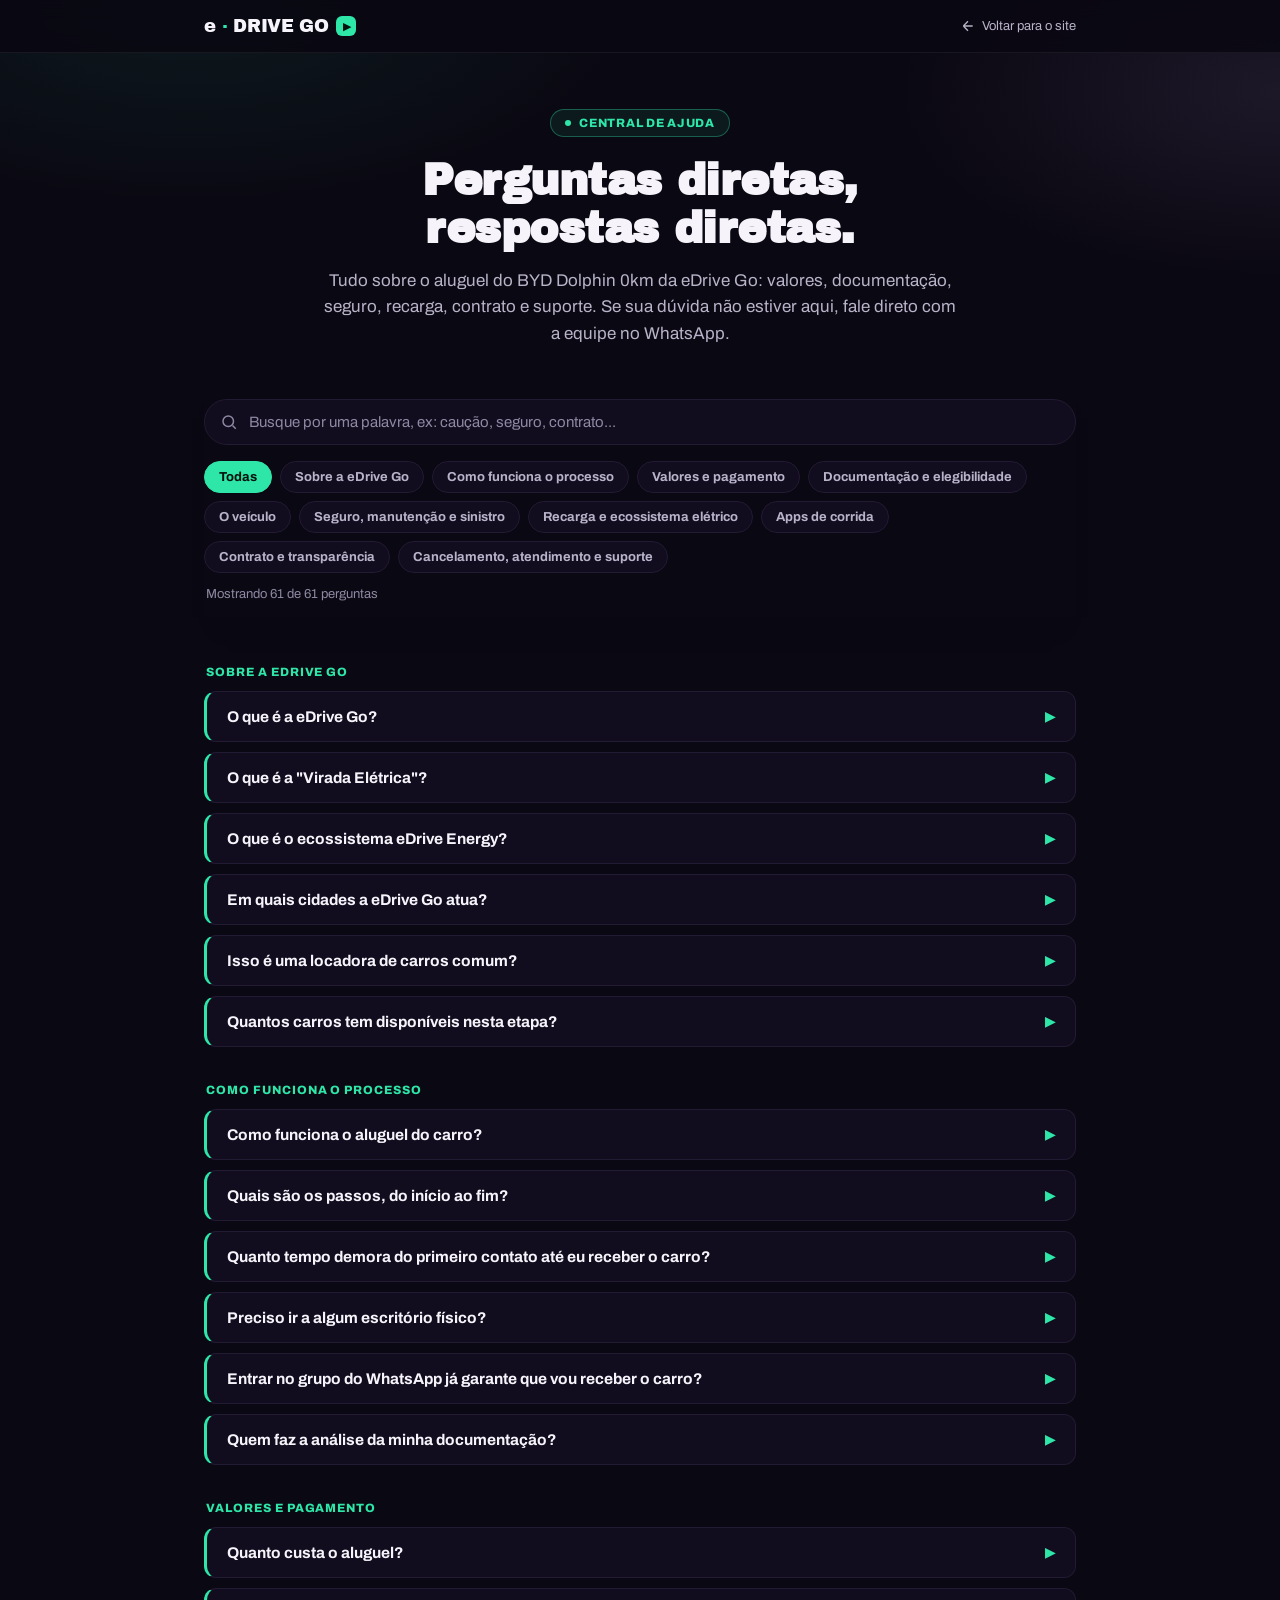
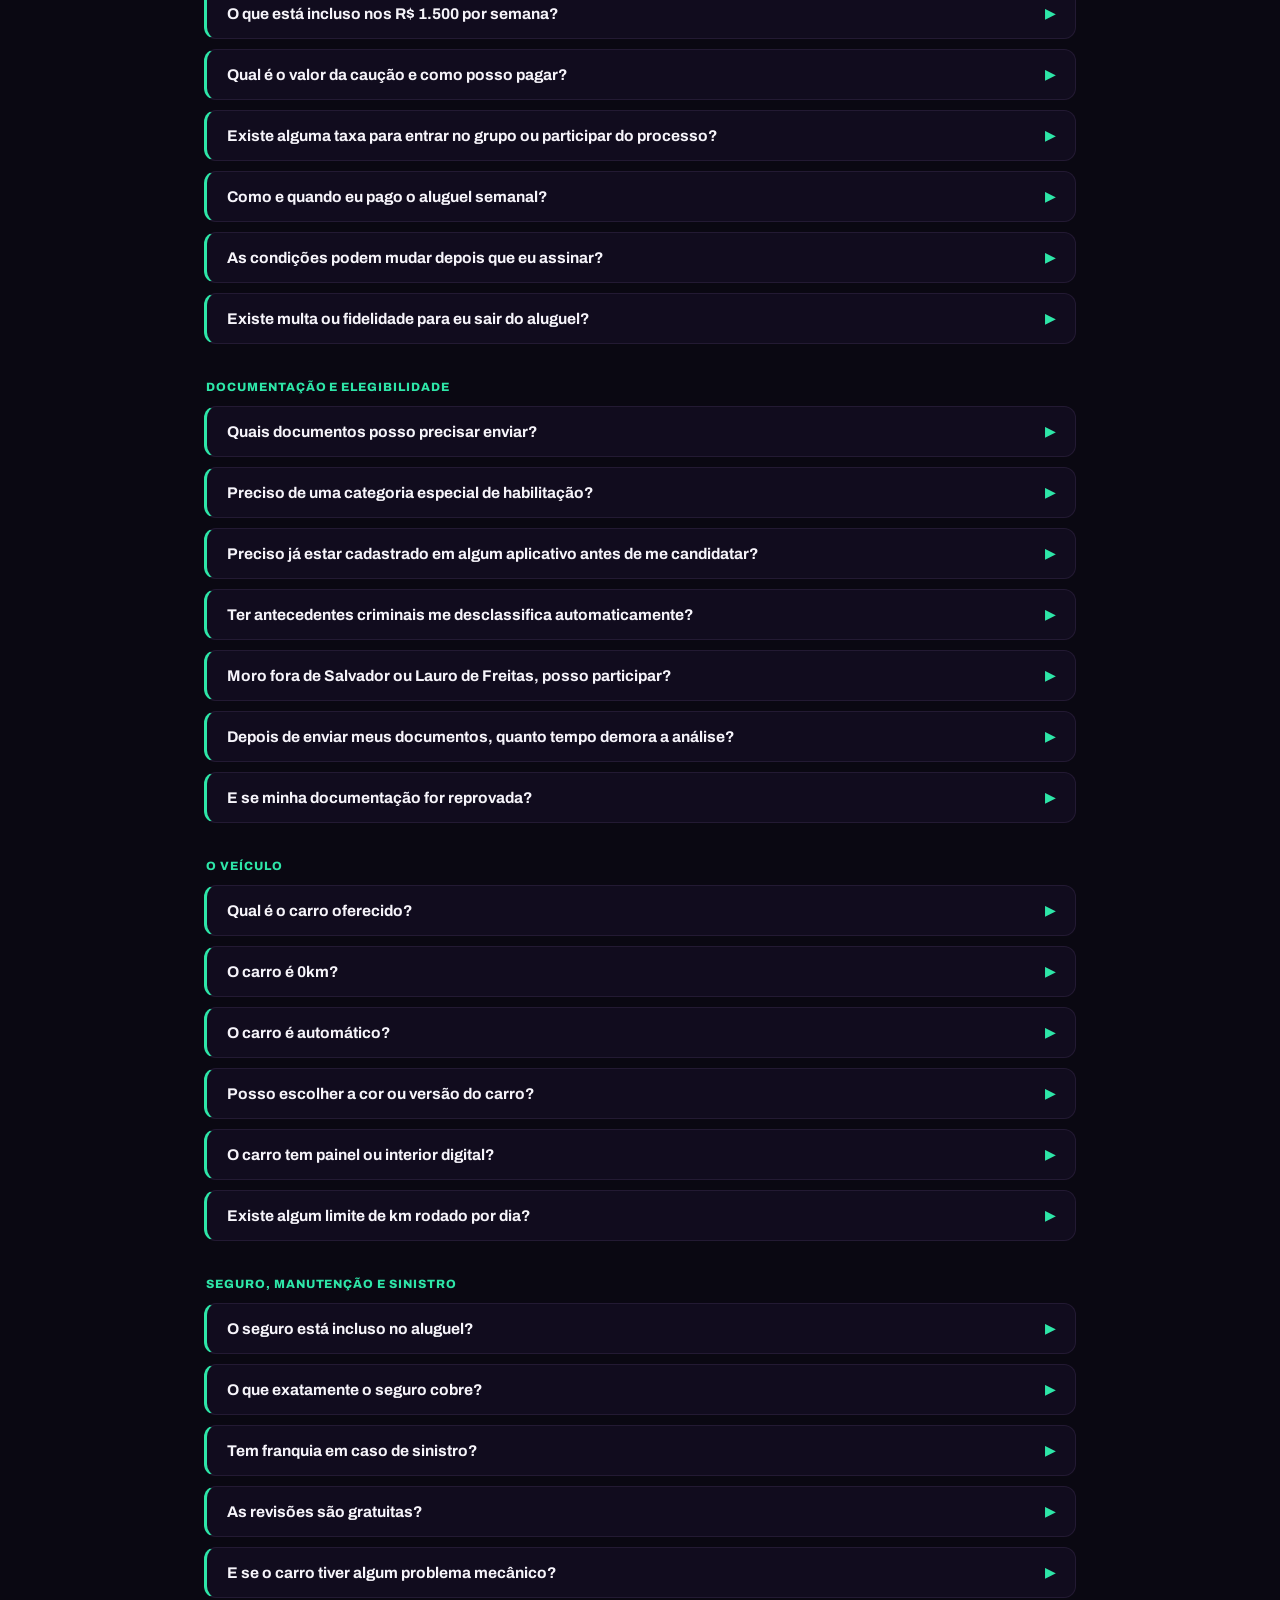
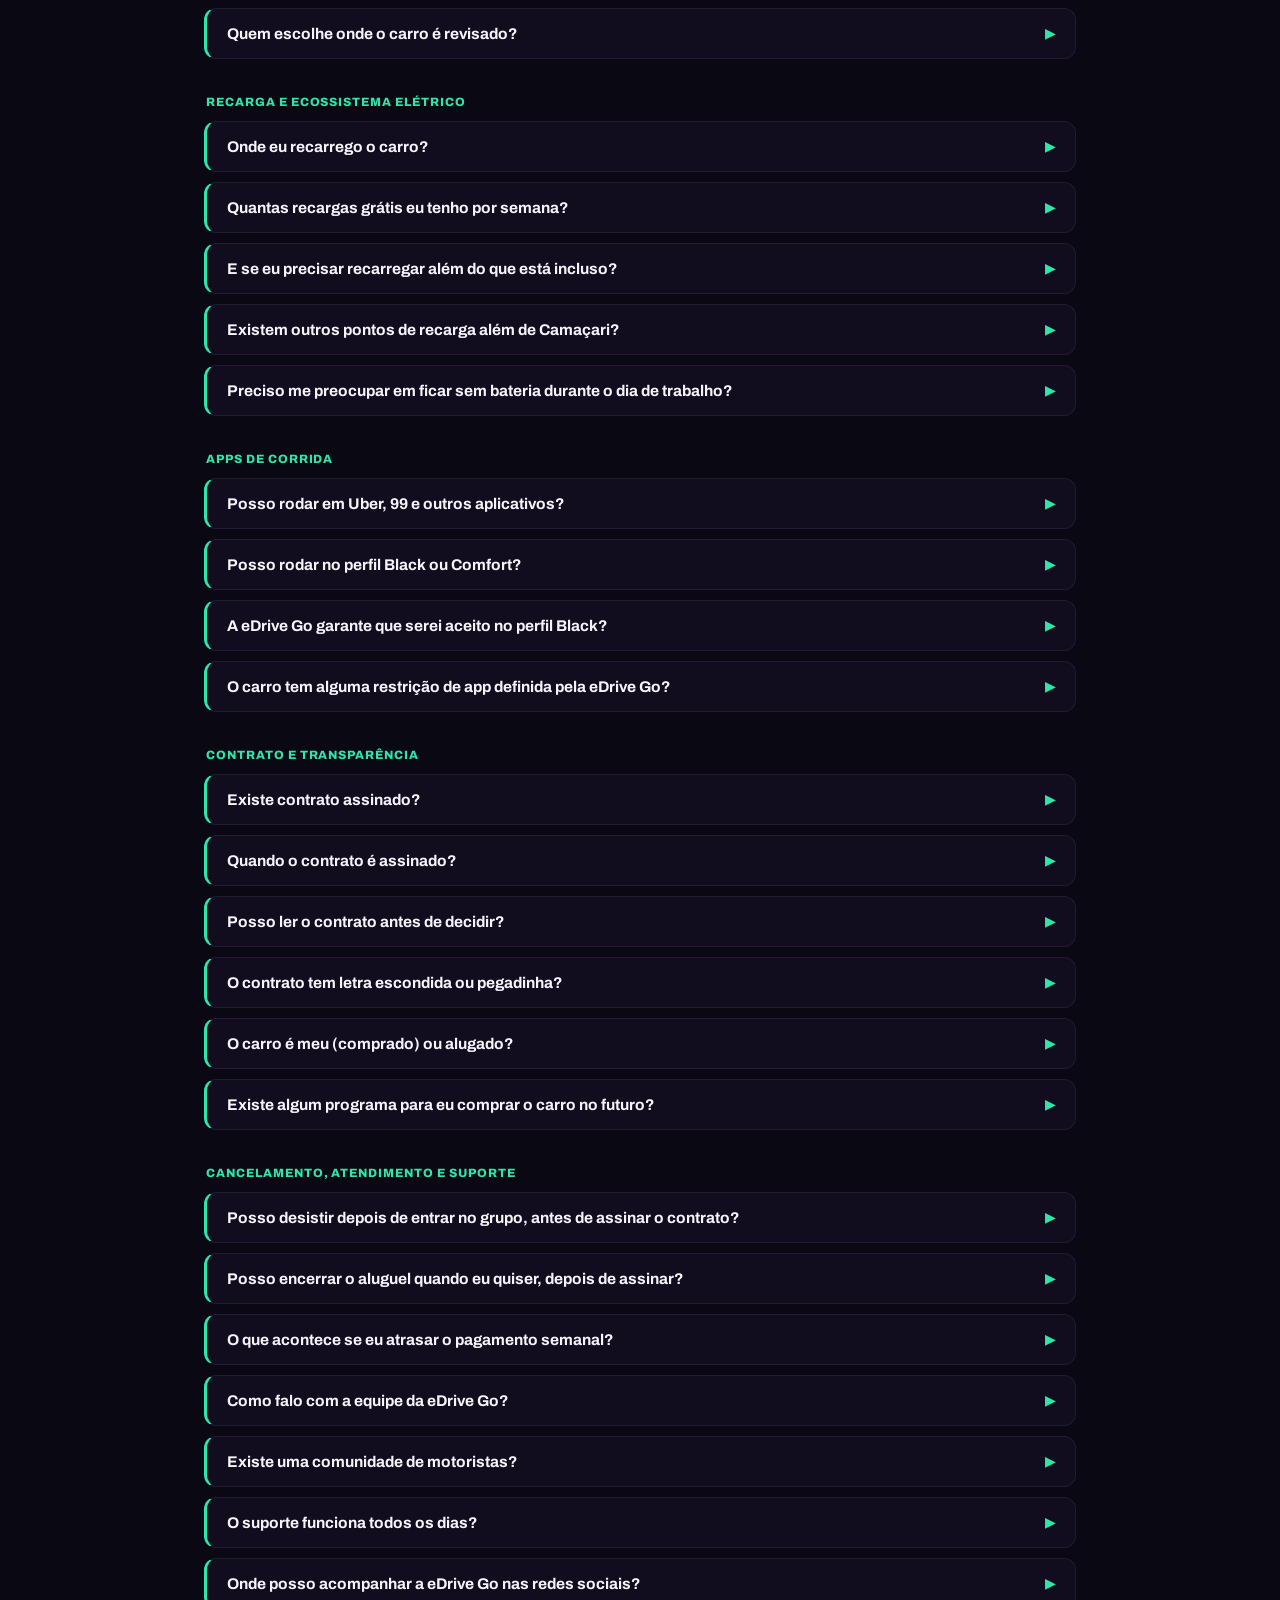
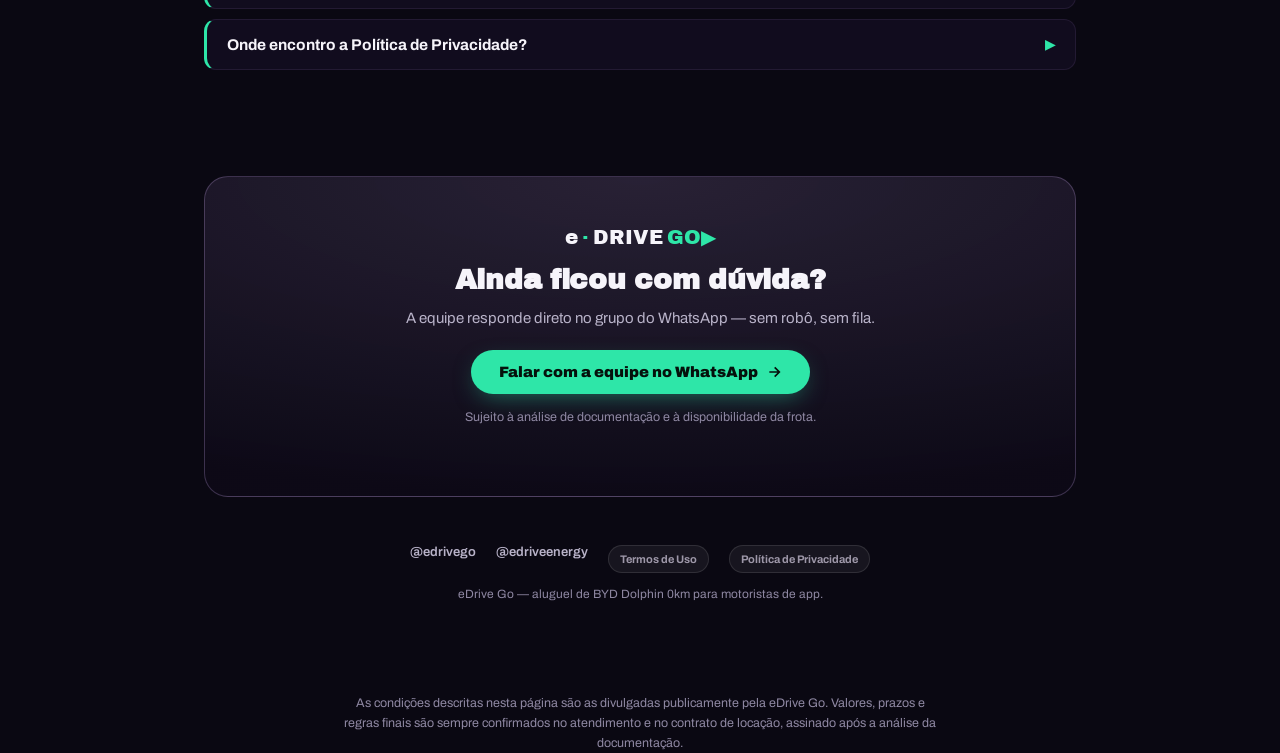
<file: sac/index.html>
<!DOCTYPE html>
<html lang="pt-BR">
<head>
<meta charset="UTF-8" />
<meta name="viewport" content="width=device-width, initial-scale=1.0" />
<title>Central de Ajuda — eDrive Go</title>
<meta name="description" content="Perguntas diretas, respostas diretas sobre o aluguel de BYD Dolphin 0km da eDrive Go: valores, documentação, seguro, recarga, contrato e suporte." />
<meta name="robots" content="index, follow" />
<link rel="icon" href="/favicon.svg" type="image/svg+xml" />
<link rel="canonical" href="https://www.edrivego.com/sac" />

<link rel="preconnect" href="https://fonts.googleapis.com" />
<link rel="preconnect" href="https://fonts.gstatic.com" crossorigin />
<link href="https://fonts.googleapis.com/css2?family=Archivo:wght@400;500;600;700;800;900&family=Archivo+Black&display=swap" rel="stylesheet" />

<style>
  :root{
    --bg:#0a0812;
    --bg-deep:#090712;
    --panel:#110c1e;
    --panel-border:#231a33;
    --green:#2ee6a8;
    --green-deep:#05110c;
    --purple:#c9a8f0;
    --text:#f6f4fa;
    --muted:#d5d0e2;
    --muted-2:#b9b3c9;
    --muted-3:#8f88a3;
    --pink:#ff8998;
    --radius-pill:999px;
    --radius-card:16px;
  }
  *{box-sizing:border-box;}
  html,body{
    margin:0;padding:0;min-height:100vh;
    background:var(--bg);
    color:var(--text);
    font-family:Archivo, Arial, sans-serif;
    -webkit-font-smoothing:antialiased;
  }
  body{
    background-image:
      radial-gradient(60% 40% at 15% 0%, rgba(46,230,168,0.08), transparent 60%),
      radial-gradient(50% 35% at 100% 10%, rgba(201,168,240,0.10), transparent 60%);
    background-attachment:fixed;
  }
  a{color:inherit;}
  img,svg{display:block;}
  .wrap{max-width:920px;margin:0 auto;padding:0 24px;}

  h1,h2,h3{
    font-family:"Archivo Black", Archivo, sans-serif;
    font-weight:700;
    letter-spacing:-0.01em;
    margin:0;
    line-height:1.08;
  }

  /* header */
  header.site{
    position:sticky;top:0;z-index:20;
    background:rgba(10,8,18,0.85);
    backdrop-filter:blur(10px);
    border-bottom:1px solid rgba(255,255,255,0.06);
  }
  .site-inner{
    max-width:920px;margin:0 auto;padding:16px 24px;
    display:flex;align-items:center;justify-content:space-between;gap:16px;
  }
  .logo{
    display:flex;align-items:center;gap:6px;
    font-family:"Archivo Black", Archivo, sans-serif;
    font-size:18px;letter-spacing:-0.02em;text-decoration:none;
    white-space:nowrap;
  }
  .logo .dot{color:var(--green);}
  .logo .go-arrow{
    display:inline-flex;align-items:center;justify-content:center;
    width:20px;height:20px;border-radius:6px;background:var(--green);
    color:var(--green-deep);font-size:11px;margin-left:2px;
  }
  .back-home{
    font-size:13px;color:var(--muted-2);text-decoration:none;
    display:flex;align-items:center;gap:6px;
  }
  .back-home:hover{color:var(--text);}
  .btn-cta{
    display:inline-flex;align-items:center;gap:8px;
    background:var(--green);color:var(--green-deep);
    font-family:Archivo, Arial, sans-serif;font-weight:900;font-size:14px;
    padding:10px 18px;border-radius:var(--radius-pill);
    text-decoration:none;white-space:nowrap;
    box-shadow:0 8px 24px -8px rgba(46,230,168,0.5);
  }
  .btn-cta:hover{filter:brightness(1.05);}

  /* hero */
  .hero{padding:56px 0 24px;text-align:center;}
  .eyebrow{
    display:inline-flex;align-items:center;gap:8px;
    border:1px solid rgba(46,230,168,0.35);
    background:rgba(46,230,168,0.08);
    color:var(--green);
    font-size:12px;font-weight:800;letter-spacing:0.06em;text-transform:uppercase;
    padding:6px 14px;border-radius:var(--radius-pill);
    margin-bottom:20px;
  }
  .eyebrow .pulse{width:6px;height:6px;border-radius:50%;background:var(--green);}
  .hero h1{font-size:44px;margin-bottom:16px;}
  .hero p.sub{
    color:var(--muted-2);font-size:17px;line-height:1.55;
    max-width:640px;margin:0 auto;
  }

  /* search + filters */
  .controls{padding:28px 0 16px;position:sticky;top:64px;z-index:15;background:var(--bg);box-shadow:0 24px 24px -24px var(--bg);}
  .search-box{position:relative;margin-bottom:16px;}
  .search-box input{
    width:100%;padding:14px 18px 14px 44px;
    background:var(--panel);border:1px solid var(--panel-border);
    border-radius:var(--radius-pill);color:var(--text);
    font-family:Archivo, Arial, sans-serif;font-size:15px;outline:none;
  }
  .search-box input::placeholder{color:var(--muted-3);}
  .search-box input:focus{border-color:rgba(46,230,168,0.5);}
  .search-box svg{position:absolute;left:16px;top:50%;transform:translateY(-50%);color:var(--muted-3);}
  .chips{display:flex;flex-wrap:wrap;gap:8px;}
  .chip{
    border:1px solid var(--panel-border);background:var(--panel);
    color:var(--muted-2);font-size:13px;font-weight:700;
    padding:8px 14px;border-radius:var(--radius-pill);cursor:pointer;
    user-select:none;white-space:nowrap;
  }
  .chip.active{background:var(--green);border-color:var(--green);color:var(--green-deep);}
  .count-line{color:var(--muted-3);font-size:13px;margin:14px 2px 0;}

  /* faq */
  main{padding:12px 0 40px;}
  .cat-section{margin-top:36px;}
  .cat-title{
    color:var(--green);font-size:12px;font-weight:800;
    letter-spacing:0.08em;text-transform:uppercase;
    margin-bottom:12px;padding-left:2px;
  }
  details.faq-item{
    background:var(--panel);
    border:1px solid var(--panel-border);
    border-left:3px solid var(--green);
    border-radius:12px;
    margin-bottom:10px;
    overflow:hidden;
  }
  details.faq-item summary{
    list-style:none;cursor:pointer;
    padding:16px 20px;
    display:flex;align-items:center;justify-content:space-between;gap:12px;
    font-weight:700;font-size:15.5px;color:var(--text);
  }
  details.faq-item summary::-webkit-details-marker{display:none;}
  .chev{color:var(--green);font-size:13px;transition:transform 0.15s ease;flex-shrink:0;}
  details.faq-item[open] .chev{transform:rotate(90deg);}
  details.faq-item .answer{
    padding:0 20px 18px;color:var(--muted);font-size:14.5px;line-height:1.6;
  }
  mark{background:rgba(46,230,168,0.35);color:var(--text);border-radius:3px;padding:0 2px;}
  .no-results{display:none;text-align:center;color:var(--muted-3);padding:40px 0;font-size:14px;}

  /* footer CTA */
  .cta-card{
    margin:56px 0 24px;
    background:radial-gradient(120% 100% at 50% 0%, rgba(201,168,240,0.16), rgba(17,12,30,0.4));
    border:1px solid rgba(201,168,240,0.25);
    border-radius:24px;padding:48px 24px;text-align:center;
  }
  .cta-card .go-badge{
    display:inline-flex;align-items:center;justify-content:center;gap:4px;
    font-family:"Archivo Black", Archivo, sans-serif;font-size:20px;
    margin-bottom:16px;
  }
  .cta-card h2{font-size:28px;margin-bottom:12px;}
  .cta-card p{color:var(--muted-2);font-size:15px;margin-bottom:24px;}
  .cta-card .btn-cta{font-size:15px;padding:14px 28px;}
  .cta-card .fine{color:var(--muted-3);font-size:12.5px;margin-top:16px;}

  footer.site{padding:24px 0 56px;text-align:center;}
  .social-row{display:flex;justify-content:center;gap:20px;flex-wrap:wrap;margin-bottom:14px;}
  .social-row a{color:var(--muted-2);font-size:13px;text-decoration:none;font-weight:600;}
  .social-row a:hover{color:var(--green);}.social-row .legal-btn{display:inline-flex;align-items:center;color:#9d97a8;background:rgba(255,255,255,.055);border:1px solid rgba(255,255,255,.11);border-radius:999px;padding:7px 11px;font-size:11px;font-weight:700}.social-row .legal-btn:hover{color:#d8d3df;background:rgba(255,255,255,.09)}
  footer.site .legal{color:var(--muted-3);font-size:12px;}
  footer.site .legal a{text-decoration:underline;}
  .disclaimer{
    max-width:640px;margin:24px auto 0;padding:0 24px;
    color:var(--muted-3);font-size:12.5px;line-height:1.6;text-align:center;
  }

  @media (max-width:640px){
    .hero h1{font-size:32px;}
    .site-inner{padding:14px 16px;}
    .back-home span{display:none;}
    .controls{top:60px;}
  }
</style>
</head>
<body>

<header class="site">
  <div class="site-inner">
    <a class="logo" href="/">e<span class="dot">·</span>DRIVE GO<span class="go-arrow">&#9654;</span></a>
    <a class="back-home" href="/">
      <svg width="16" height="16" viewBox="0 0 24 24" fill="none" stroke="currentColor" stroke-width="2"><path d="M19 12H5M5 12l7 7M5 12l7-7"/></svg>
      <span>Voltar para o site</span>
    </a>
  </div>
</header>

<div class="wrap">
  <section class="hero">
    <span class="eyebrow"><span class="pulse"></span> Central de Ajuda</span>
    <h1>Perguntas diretas,<br/>respostas diretas.</h1>
    <p class="sub">Tudo sobre o aluguel do BYD Dolphin 0km da eDrive Go: valores, documentação, seguro, recarga, contrato e suporte. Se sua dúvida não estiver aqui, fale direto com a equipe no WhatsApp.</p>
  </section>

  <div class="controls">
    <div class="search-box">
      <svg width="18" height="18" viewBox="0 0 24 24" fill="none" stroke="currentColor" stroke-width="2"><circle cx="11" cy="11" r="7"/><path d="M21 21l-4.3-4.3"/></svg>
      <input id="search" type="text" placeholder="Busque por uma palavra, ex: caução, seguro, contrato..." autocomplete="off" />
    </div>
    <div class="chips" id="chips">
      <div class="chip active" data-cat="all">Todas</div>
    </div>
    <div class="count-line" id="countLine"></div>
  </div>

  <main id="faqRoot"></main>

  <p class="no-results" id="noResults">Nenhuma pergunta encontrada. Tente outra palavra ou fale direto com a equipe.</p>

  <div class="cta-card">
    <div class="go-badge">e<span style="color:var(--green)">·</span>DRIVE <span style="color:var(--green)">GO&#9654;</span></div>
    <h2>Ainda ficou com dúvida?</h2>
    <p>A equipe responde direto no grupo do WhatsApp — sem robô, sem fila.</p>
    <a class="btn-cta" href="https://chat.whatsapp.com/IrIujrgevFgBLvwuz6yPGu?s=cl&amp;p=a&amp;ilr=4&amp;amv=2" target="_blank" rel="noopener">
      Falar com a equipe no WhatsApp
      <svg width="16" height="16" viewBox="0 0 24 24" fill="none" stroke="currentColor" stroke-width="2.5"><path d="M5 12h14M13 5l7 7-7 7"/></svg>
    </a>
    <p class="fine">Sujeito à análise de documentação e à disponibilidade da frota.</p>
  </div>

  <footer class="site">
    <div class="social-row">
      <a href="https://www.instagram.com/edrivego/" target="_blank" rel="noopener">@edrivego</a>
      <a href="https://www.instagram.com/edriveenergy/" target="_blank" rel="noopener">@edriveenergy</a>
      <a class="legal-btn" href="/termos-de-uso">Termos de Uso</a><a class="legal-btn" href="/politica-de-privacidade">Política de Privacidade</a>
    </div>
    <p class="legal">eDrive Go — aluguel de BYD Dolphin 0km para motoristas de app.</p>
  </footer>

  <p class="disclaimer">As condições descritas nesta página são as divulgadas publicamente pela eDrive Go. Valores, prazos e regras finais são sempre confirmados no atendimento e no contrato de locação, assinado após a análise da documentação.</p>
</div>

<script>
(function(){
  var DATA = [
    {cat:"Sobre a eDrive Go", items:[
      ["O que é a eDrive Go?","A eDrive Go é uma operação de locação de carros elétricos para motoristas de aplicativo. Você aluga um BYD Dolphin 0km por semana, com tudo incluso, para rodar em apps como Uber e 99."],
      ["O que é a \"Virada Elétrica\"?","É o nome que a eDrive Go dá para a troca do carro a combustão pelo elétrico: em vez de gastar com gasolina todo dia, você paga um aluguel semanal fixo e roda com energia."],
      ["O que é o ecossistema eDrive Energy?","É a estrutura de recarga da eDrive Go: um hub com mais de 80 carregadores em Camaçari, descrito como o maior eletroposto da América Latina, dedicado a abastecer a frota de motoristas."],
      ["Em quais cidades a eDrive Go atua?","A operação está centrada em Salvador, Lauro de Freitas e toda a região metropolitana, próximo ao hub de recarga em Camaçari."],
      ["Isso é uma locadora de carros comum?","Não. É uma operação pensada especificamente para motorista de aplicativo, com atendimento pelo WhatsApp, análise de documentação e condições — caução de R$ 2.000 em até 4x no cartão, com seguro e recargas inclusas — diferentes de uma locadora tradicional."],
      ["Quantos carros tem disponíveis nesta etapa?","A frota é limitada e a disponibilidade muda conforme a demanda. A confirmação de vaga é feita direto no atendimento do grupo do WhatsApp."]
    ]},
    {cat:"Como funciona o processo", items:[
      ["Como funciona o aluguel do carro?","Você entra no grupo do WhatsApp, fala com a equipe, envia a documentação pedida, passa por uma análise e, se aprovado, assina o contrato de locação e sai com o carro, conforme disponibilidade."],
      ["Quais são os passos, do início ao fim?","São 5 passos: 1) entrar no grupo do WhatsApp, 2) enviar a documentação, 3) passar pela análise de perfil e antecedentes, 4) ler e assinar o contrato, 5) receber o carro."],
      ["Quanto tempo demora do primeiro contato até eu receber o carro?","Não há um prazo fixo divulgado — depende da análise da documentação e da disponibilidade da frota no momento. A equipe informa o andamento direto no atendimento."],
      ["Preciso ir a algum escritório físico?","O primeiro contato e a condução de todo o processo — documentação, análise, contrato — acontecem pelo WhatsApp, no atendimento com a equipe."],
      ["Entrar no grupo do WhatsApp já garante que vou receber o carro?","Não. O contato pelo grupo não garante aprovação, contratação, veículo específico ou prazo de entrega — tudo depende da análise de documentação e da disponibilidade da frota."],
      ["Quem faz a análise da minha documentação?","A própria equipe da eDrive Go, com base em perfil, documentação, antecedentes e critérios internos da operação."]
    ]},
    {cat:"Valores e pagamento", items:[
      ["Quanto custa o aluguel?","R$ 1.500 por semana, com pagamento antecipado em 1x no cartão ou Pix. Caução de R$ 2.000 em até 4x no cartão."],
      ["O que está incluso nos R$ 1.500 por semana?","Inclui revisões e manutenção, seguro e 2 recargas gratuitas por semana no ecossistema eDrive. A caução de R$ 2.000 é paga separadamente, em até 4x no cartão."],
      ["Qual é o valor da caução e como posso pagar?","A caução é de R$ 2.000 e pode ser paga em até 4x no cartão. A semana de R$ 1.500 é paga antecipadamente, em 1x no cartão ou Pix."],
      ["Existe alguma taxa para entrar no grupo ou participar do processo?","Não. Entrar no grupo, falar com a equipe e passar pela análise não tem custo. Na contratação, são pagos a semana antecipada de R$ 1.500, em 1x no cartão ou Pix, e a caução de R$ 2.000, em até 4x no cartão."],
      ["Como e quando eu pago o aluguel semanal?","A semana de R$ 1.500 deve ser paga antecipadamente, em 1x no cartão ou Pix. A caução de R$ 2.000 pode ser paga em até 4x no cartão."],
      ["As condições podem mudar depois que eu assinar?","As condições confirmadas no atendimento e no contrato são as que valem para o seu aluguel. Mudanças futuras na operação não alteram o que já foi acordado por escrito com você."],
      ["Existe multa ou fidelidade para eu sair do aluguel?","Regras de rescisão, fidelidade e eventuais custos de saída são detalhadas no próprio contrato, lido com a equipe antes da assinatura — não há letra escondida."]
    ]},
    {cat:"Documentação e elegibilidade", items:[
      ["Quais documentos posso precisar enviar?","CNH, RG ou CPF, comprovante de residência, certidão de antecedentes criminais e dados de atuação em aplicativos."],
      ["Preciso de uma categoria especial de habilitação?","A exigência de habilitação segue os critérios internos da análise; confirme sua situação específica com a equipe no atendimento."],
      ["Preciso já estar cadastrado em algum aplicativo antes de me candidatar?","A eDrive Go pode solicitar dados de atuação em aplicativos como parte da análise, então já ter histórico em apps como Uber ou 99 ajuda — mas confirme sua situação com a equipe."],
      ["Ter antecedentes criminais me desclassifica automaticamente?","A certidão de antecedentes faz parte da documentação analisada; o critério de aprovação é interno e avaliado caso a caso pela equipe."],
      ["Moro fora de Salvador ou Lauro de Freitas, posso participar?","A operação está focada em Salvador, Lauro de Freitas e região metropolitana, pela proximidade do hub de recarga em Camaçari. Fora dessa região, confirme disponibilidade direto com a equipe."],
      ["Depois de enviar meus documentos, quanto tempo demora a análise?","Não há prazo fixo divulgado. A equipe acompanha e informa o andamento pelo próprio grupo do WhatsApp."],
      ["E se minha documentação for reprovada?","A equipe informa o resultado da análise pelo atendimento. Não há garantia de aprovação — ela depende do perfil, da documentação, dos antecedentes e dos critérios internos da operação."]
    ]},
    {cat:"O veículo", items:[
      ["Qual é o carro oferecido?","O BYD Dolphin, elétrico e automático."],
      ["O carro é 0km?","Sim, os carros da frota são BYD Dolphin 0km."],
      ["O carro é automático?","Sim, e elétrico — sem marchas, sem embreagem e silencioso."],
      ["Posso escolher a cor ou versão do carro?","Isso não é informado publicamente; disponibilidade de cor e versão deve ser confirmada com a equipe no momento da análise."],
      ["O carro tem painel ou interior digital?","Sim, o BYD Dolphin da frota tem interior digital, pensado para conforto em jornadas longas de trabalho."],
      ["Existe algum limite de km rodado por dia?","Isso não é informado publicamente nesta página; qualquer regra de uso sobre quilometragem é explicada no contrato, antes da assinatura."]
    ]},
    {cat:"Seguro, manutenção e sinistro", items:[
      ["O seguro está incluso no aluguel?","Sim, o seguro está incluso no valor semanal."],
      ["O que exatamente o seguro cobre?","As regras de cobertura e a franquia são explicadas com clareza no contrato, direto com a equipe, antes de você assinar."],
      ["Tem franquia em caso de sinistro?","Sim, a franquia existe e é detalhada no contrato — a equipe explica as regras antes da assinatura, para que a decisão seja consciente."],
      ["As revisões são gratuitas?","Sim, a manutenção e as revisões são por conta da eDrive Go, incluídas no aluguel."],
      ["E se o carro tiver algum problema mecânico?","A manutenção é por conta da eDrive Go. Em caso de problema, o contato para resolução é feito direto com a equipe pelo WhatsApp."],
      ["Quem escolhe onde o carro é revisado?","Isso não é informado publicamente; o fluxo de revisão e manutenção é explicado pela equipe durante o atendimento."]
    ]},
    {cat:"Recarga e ecossistema elétrico", items:[
      ["Onde eu recarrego o carro?","No hub de recarga da eDrive Energy em Camaçari, descrito como o maior eletroposto da América Latina, com mais de 80 carregadores."],
      ["Quantas recargas grátis eu tenho por semana?","2 recargas gratuitas por semana, inclusas no aluguel."],
      ["E se eu precisar recarregar além do que está incluso?","Isso não é informado publicamente nesta página; confirme as condições de recarga extra direto com a equipe."],
      ["Existem outros pontos de recarga além de Camaçari?","A página oficial cita o hub de Camaçari como a estrutura principal do ecossistema; outros pontos, se existirem, devem ser confirmados com a equipe."],
      ["Preciso me preocupar em ficar sem bateria durante o dia de trabalho?","O BYD Dolphin 0km tem autonomia pensada para rodar o dia com o carro carregado, segundo a proposta da eDrive Go — a rotina real de recarga depende do seu uso e deve ser combinada com a equipe."]
    ]},
    {cat:"Apps de corrida", items:[
      ["Posso rodar em Uber, 99 e outros aplicativos?","Sim, o carro pode ser usado nos principais aplicativos de corrida."],
      ["Posso rodar no perfil Black ou Comfort?","A elegibilidade para categorias como Black depende das regras vigentes da própria plataforma, da cidade, do modelo, do ano do veículo e da data de cadastro."],
      ["A eDrive Go garante que serei aceito no perfil Black?","Não. A recomendação é confirmar a regra atualizada direto com a plataforma (Uber, 99 etc.) e com a equipe antes de contar com essa categoria."],
      ["O carro tem alguma restrição de app definida pela eDrive Go?","Isso não é informado publicamente nesta página; qualquer regra de uso do carro nos aplicativos é tratada no contrato e no atendimento."]
    ]},
    {cat:"Contrato e transparência", items:[
      ["Existe contrato assinado?","Sim, um contrato de locação formal é assinado antes de você sair com o carro."],
      ["Quando o contrato é assinado?","Depois da análise da documentação e conforme a disponibilidade do veículo."],
      ["Posso ler o contrato antes de decidir?","Sim. Antes de assinar, você lê o contrato com a equipe: seguro, franquia, responsabilidades, regras de uso, pagamentos e possíveis custos em caso de sinistro."],
      ["O contrato tem letra escondida ou pegadinha?","A proposta da eDrive Go é de transparência contratual: tudo é lido e explicado com a equipe antes da assinatura, para que a decisão seja consciente."],
      ["O carro é meu (comprado) ou alugado?","É alugado. O modelo é 100% locação semanal — você não financia nem compra o carro."],
      ["Existe algum programa para eu comprar o carro no futuro?","Isso não é divulgado publicamente no momento; o modelo atual da operação é de locação. Para novidades sobre esse tipo de programa, confirme direto com a equipe."]
    ]},
    {cat:"Cancelamento, atendimento e suporte", items:[
      ["Posso desistir depois de entrar no grupo, antes de assinar o contrato?","Sim. Entrar no grupo e conversar com a equipe não é um compromisso — ele só existe depois do contrato assinado."],
      ["Posso encerrar o aluguel quando eu quiser, depois de assinar?","As regras de rescisão e eventuais custos de saída ficam definidas no contrato, explicado pela equipe antes da assinatura."],
      ["O que acontece se eu atrasar o pagamento semanal?","As regras para atraso de pagamento são tratadas no contrato de locação; confirme esse ponto direto com a equipe antes de assinar."],
      ["Como falo com a equipe da eDrive Go?","Pelo grupo oficial no WhatsApp — é o mesmo canal usado do primeiro contato até a entrega do carro."],
      ["Existe uma comunidade de motoristas?","Sim. Além do atendimento, você entra num grupo com outros motoristas que já fizeram a virada elétrica, para trocar rotas, dúvidas e experiências."],
      ["O suporte funciona todos os dias?","Os horários de atendimento não são informados publicamente nesta página; confirme a disponibilidade direto no grupo do WhatsApp."],
      ["Onde posso acompanhar a eDrive Go nas redes sociais?","No Instagram: @edrivego e @edriveenergy."],
      ["Onde encontro a Política de Privacidade?","No rodapé do site oficial ou diretamente em edrivego.com/politica-de-privacidade."]
    ]}
  ];

  var root = document.getElementById('faqRoot');
  var chipsWrap = document.getElementById('chips');
  var countLine = document.getElementById('countLine');
  var noResults = document.getElementById('noResults');
  var totalCount = 0;

  DATA.forEach(function(group, gi){
    totalCount += group.items.length;
    var chip = document.createElement('div');
    chip.className = 'chip';
    chip.dataset.cat = 'c' + gi;
    chip.textContent = group.cat;
    chipsWrap.appendChild(chip);

    var section = document.createElement('section');
    section.className = 'cat-section';
    section.dataset.cat = 'c' + gi;

    var title = document.createElement('div');
    title.className = 'cat-title';
    title.textContent = group.cat;
    section.appendChild(title);

    group.items.forEach(function(pair){
      var d = document.createElement('details');
      d.className = 'faq-item';
      d.dataset.q = pair[0].toLowerCase();
      d.dataset.a = pair[1].toLowerCase();

      var summary = document.createElement('summary');
      var qText = document.createElement('span');
      qText.className = 'q-text';
      qText.textContent = pair[0];
      var chev = document.createElement('span');
      chev.className = 'chev';
      chev.innerHTML = '&#9654;';
      summary.appendChild(qText);
      summary.appendChild(chev);

      var answer = document.createElement('div');
      answer.className = 'answer';
      answer.textContent = pair[1];

      d.appendChild(summary);
      d.appendChild(answer);
      section.appendChild(d);
    });

    root.appendChild(section);
  });

  countLine.textContent = 'Mostrando ' + totalCount + ' de ' + totalCount + ' perguntas';

  var activeCat = 'all';
  var searchInput = document.getElementById('search');

  function applyFilter(){
    var term = searchInput.value.trim().toLowerCase();
    var visible = 0;
    document.querySelectorAll('.cat-section').forEach(function(section){
      var catMatch = activeCat === 'all' || section.dataset.cat === activeCat;
      var sectionHasVisible = false;
      section.querySelectorAll('.faq-item').forEach(function(item){
        var matches = catMatch && (term === '' || item.dataset.q.indexOf(term) !== -1 || item.dataset.a.indexOf(term) !== -1);
        item.style.display = matches ? '' : 'none';
        if (matches){ sectionHasVisible = true; visible++; }
        if (!matches) item.open = false;
      });
      section.style.display = sectionHasVisible ? '' : 'none';
    });
    countLine.textContent = 'Mostrando ' + visible + ' de ' + totalCount + ' perguntas';
    noResults.style.display = visible === 0 ? 'block' : 'none';
  }

  chipsWrap.addEventListener('click', function(e){
    var chip = e.target.closest('.chip');
    if (!chip) return;
    chipsWrap.querySelectorAll('.chip').forEach(function(c){ c.classList.remove('active'); });
    chip.classList.add('active');
    activeCat = chip.dataset.cat;
    applyFilter();
  });

  searchInput.addEventListener('input', applyFilter);
})();
</script>

</body>
</html>
</file>
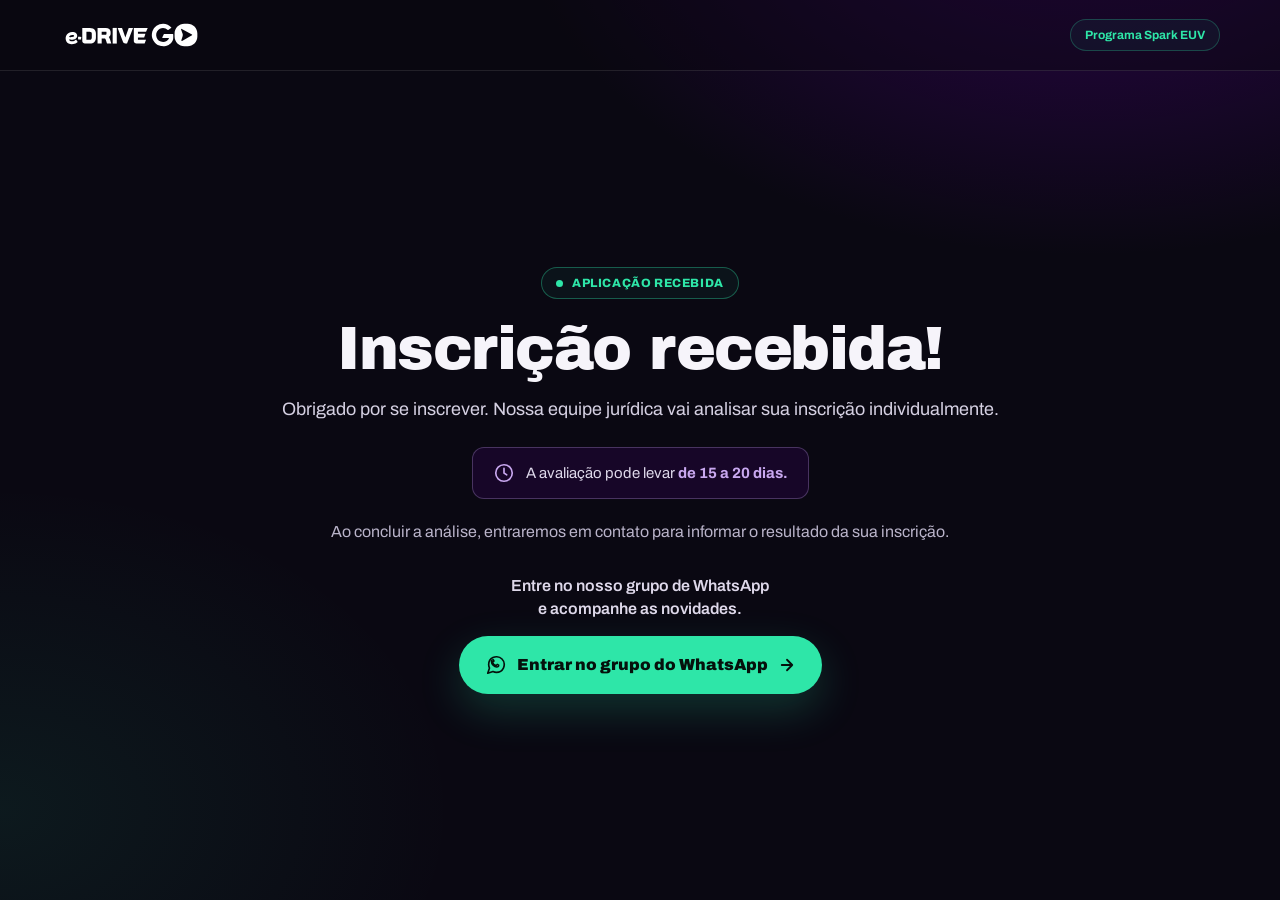
<file: spark-grupo/index.html>
<!DOCTYPE html>
<html lang="pt-BR">
<head>
  <meta charset="utf-8">
  <meta name="viewport" content="width=device-width, initial-scale=1">
  <title>Obrigado pela sua aplicação | eDrive Go</title>
  <meta name="description" content="Obrigado pela sua aplicação ao programa eDrive Go. Conheça o prazo de análise e entre no nosso grupo de WhatsApp para acompanhar as novidades.">
  <meta name="robots" content="noindex, follow">
  <link rel="canonical" href="https://www.edrivego.com/spark-grupo">
  <meta property="og:type" content="website">
  <meta property="og:locale" content="pt_BR">
  <meta property="og:title" content="Obrigado pela sua aplicação | eDrive Go">
  <meta property="og:description" content="Nosso time jurídico irá avaliar sua aplicação em um prazo de 15 a 20 dias. Entre no grupo de WhatsApp e acompanhe.">
  <meta property="og:url" content="https://www.edrivego.com/spark-grupo">
  <meta property="og:image" content="https://www.edrivego.com/assets/frota-edrive-go.webp">
  <meta name="theme-color" content="#0a0812">
  <link rel="icon" href="/ig-assets/favicon.svg" type="image/svg+xml">
  <link rel="preconnect" href="https://fonts.googleapis.com">
  <link rel="preconnect" href="https://fonts.gstatic.com" crossorigin>
  <link href="https://fonts.googleapis.com/css2?family=Archivo:wght@400;500;600;700;800;900&family=Archivo+Black&display=swap" rel="stylesheet">
  <link rel="stylesheet" href="/spark-grupo/assets/spark-grupo.css">
</head>
<body>
  <a class="skip-link" href="#principal">Pular para o conteúdo</a>
  <div class="confirmation-page">
    <header class="brand-header">
      <div class="brand-header-inner">
        <img class="brand-logo" src="/ig-assets/logo-edrive-go.svg" alt="eDrive GO" width="146" height="36">
        <span class="program-label">Programa Spark EUV</span>
      </div>
    </header>
    <main id="principal" class="confirmation-main">
      <section class="confirmation" aria-labelledby="confirmation-title">
        <span class="eyebrow"><span class="status-dot" aria-hidden="true"></span>Aplicação recebida</span>
        <h1 id="confirmation-title">Inscrição recebida!</h1>
        <p class="intro">Obrigado por se inscrever. Nossa equipe jurídica vai analisar sua inscrição individualmente.</p>
        <div class="review-time">
          <svg aria-hidden="true" width="22" height="22" viewBox="0 0 24 24" fill="none" stroke="currentColor" stroke-width="1.8" stroke-linecap="round" stroke-linejoin="round"><circle cx="12" cy="12" r="9"></circle><path d="M12 7v5l3 2"></path></svg>
          <span>A avaliação pode levar <strong>de 15 a 20 dias.</strong></span>
        </div>
        <p class="review-description">Ao concluir a análise, entraremos em contato para informar o resultado da sua inscrição.</p>
        <div class="group-invitation">
          <p>Entre no nosso grupo de WhatsApp<br class="desktop-break"> e acompanhe as novidades.</p>
          <a class="group-cta" href="https://chat.whatsapp.com/CmFFmGovmC70Uo2SWtGClt?mode=gi_t" target="_blank" rel="noopener noreferrer">
            <svg aria-hidden="true" width="22" height="22" viewBox="0 0 24 24" fill="none" stroke="currentColor" stroke-width="1.8" stroke-linecap="round" stroke-linejoin="round"><path d="M21 11.5a8.4 8.4 0 0 1-.9 3.8 8.5 8.5 0 0 1-7.6 4.7 8.4 8.4 0 0 1-3.8-.9L3 21l1.9-5.7a8.4 8.4 0 0 1-.9-3.8 8.5 8.5 0 0 1 4.7-7.6 8.4 8.4 0 0 1 3.8-.9h.5a8.5 8.5 0 0 1 8 8v.5Z"></path><path d="M8.5 8.5c.5 3 2 4.5 5 5l1-1.5 2 1c0 1.5-1 2.5-2.5 2.5-3.5 0-7-3.5-7-7 0-1.5 1-2.5 2.5-2.5l1 2-1.5.5Z" transform="translate(1 1) scale(.85)"></path></svg>
            <span>Entrar no grupo do WhatsApp</span>
            <svg class="cta-arrow" aria-hidden="true" width="18" height="18" viewBox="0 0 24 24" fill="none" stroke="currentColor" stroke-width="2.4" stroke-linecap="round" stroke-linejoin="round"><path d="M5 12h14M12 5l7 7-7 7"></path></svg>
          </a>
        </div>
      </section>
    </main>
  </div>
</body>
</html>
</file>
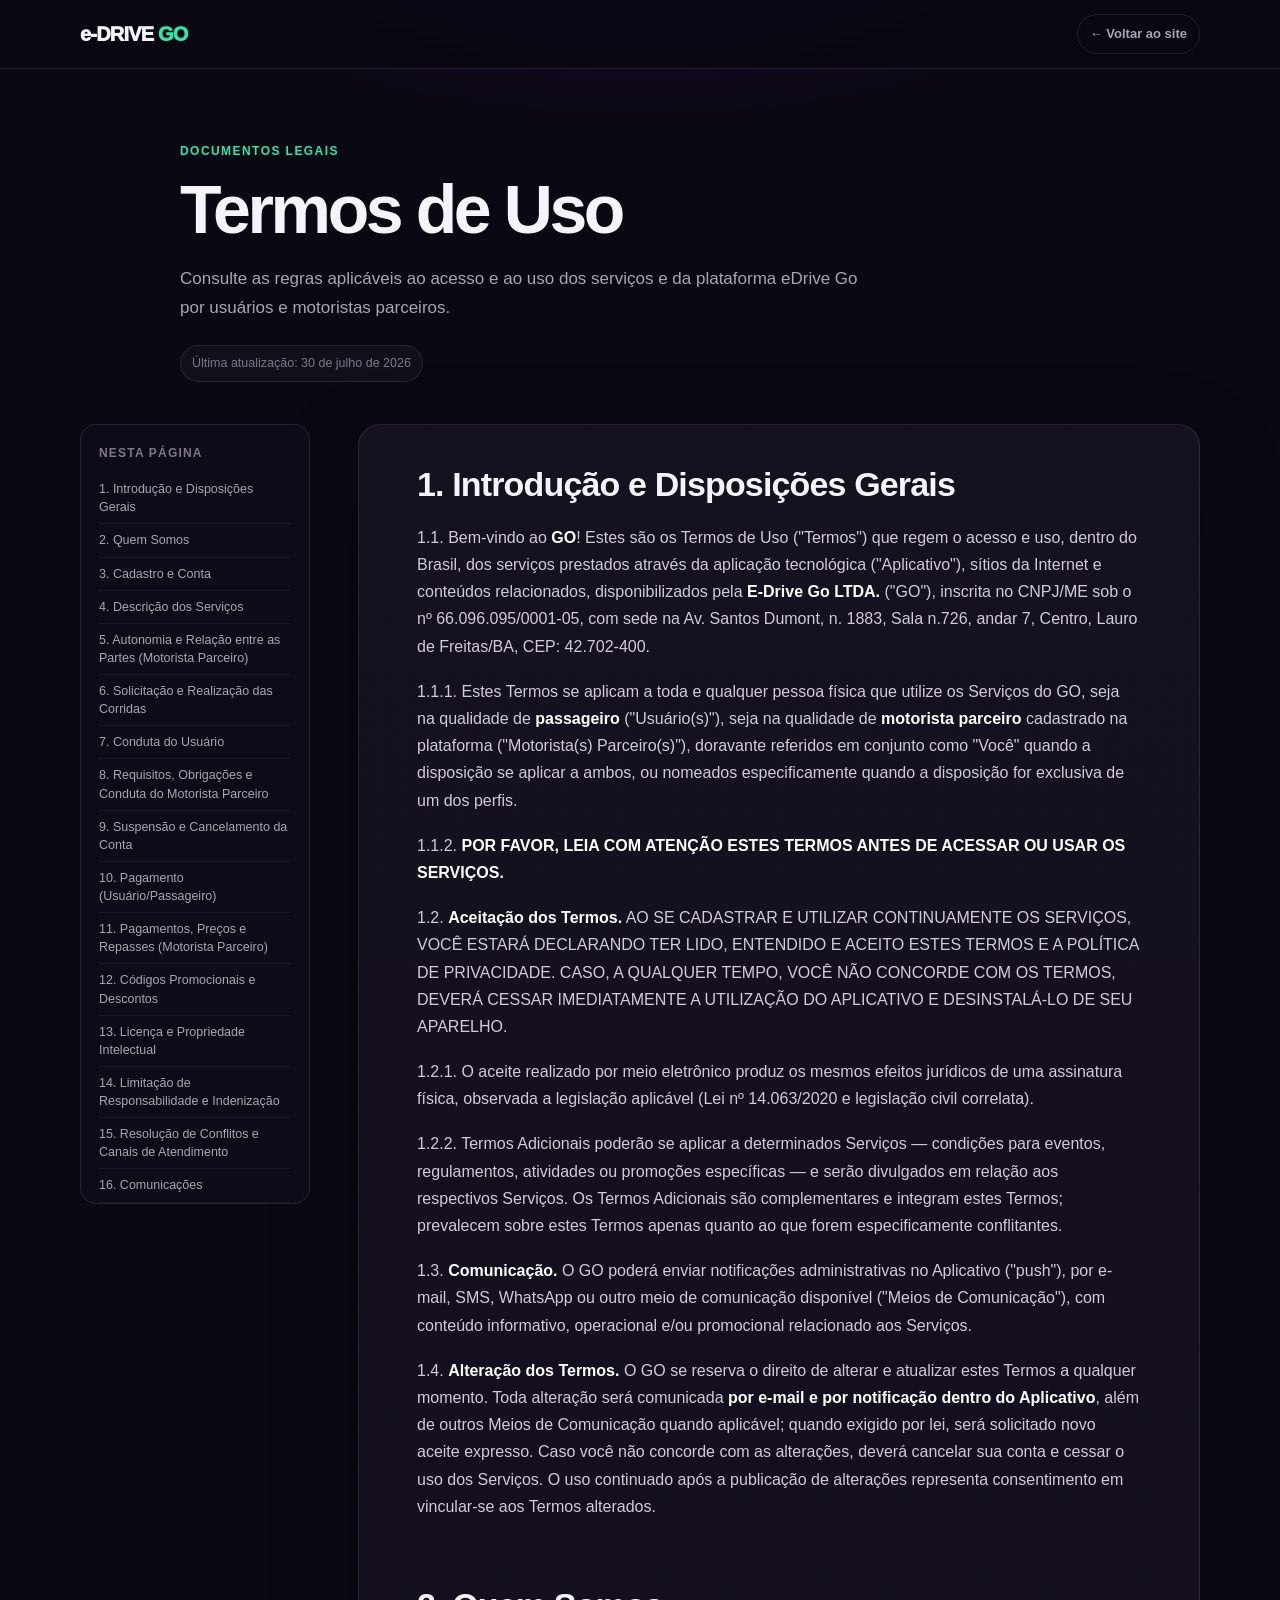
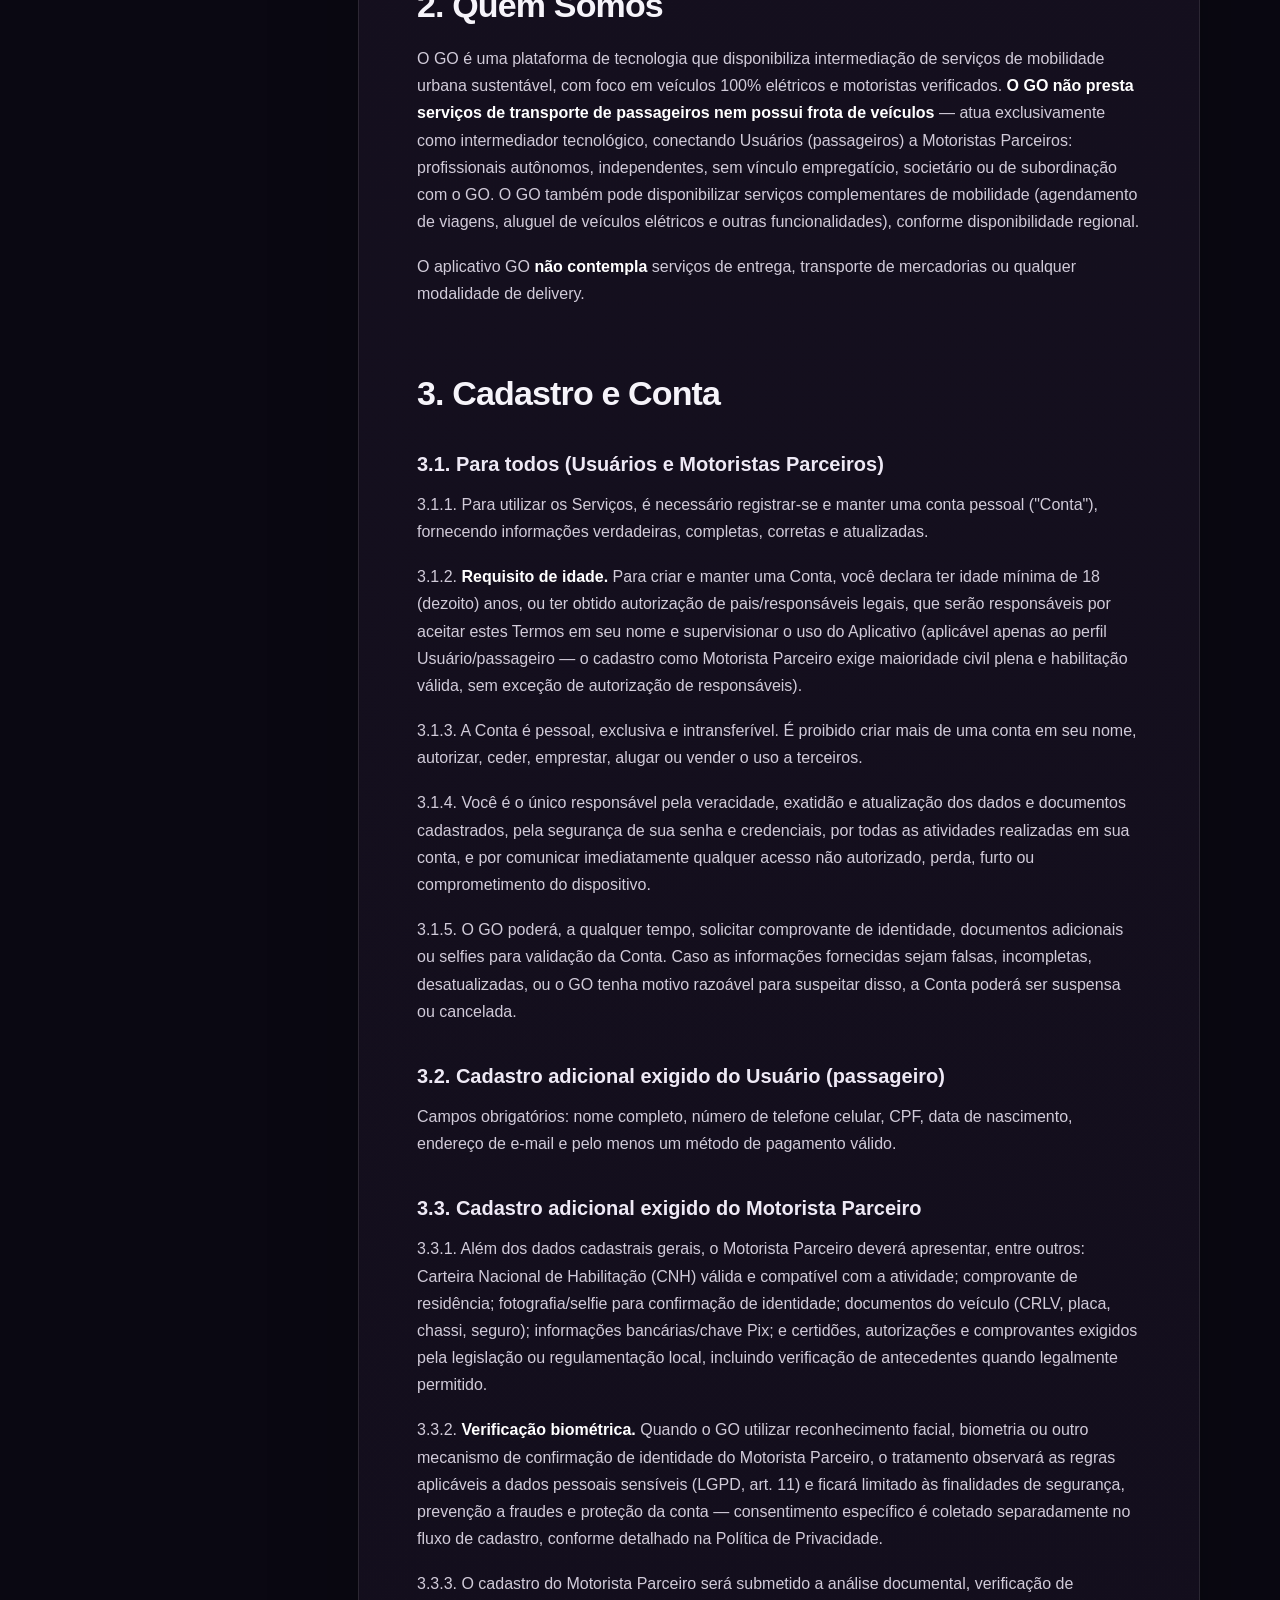
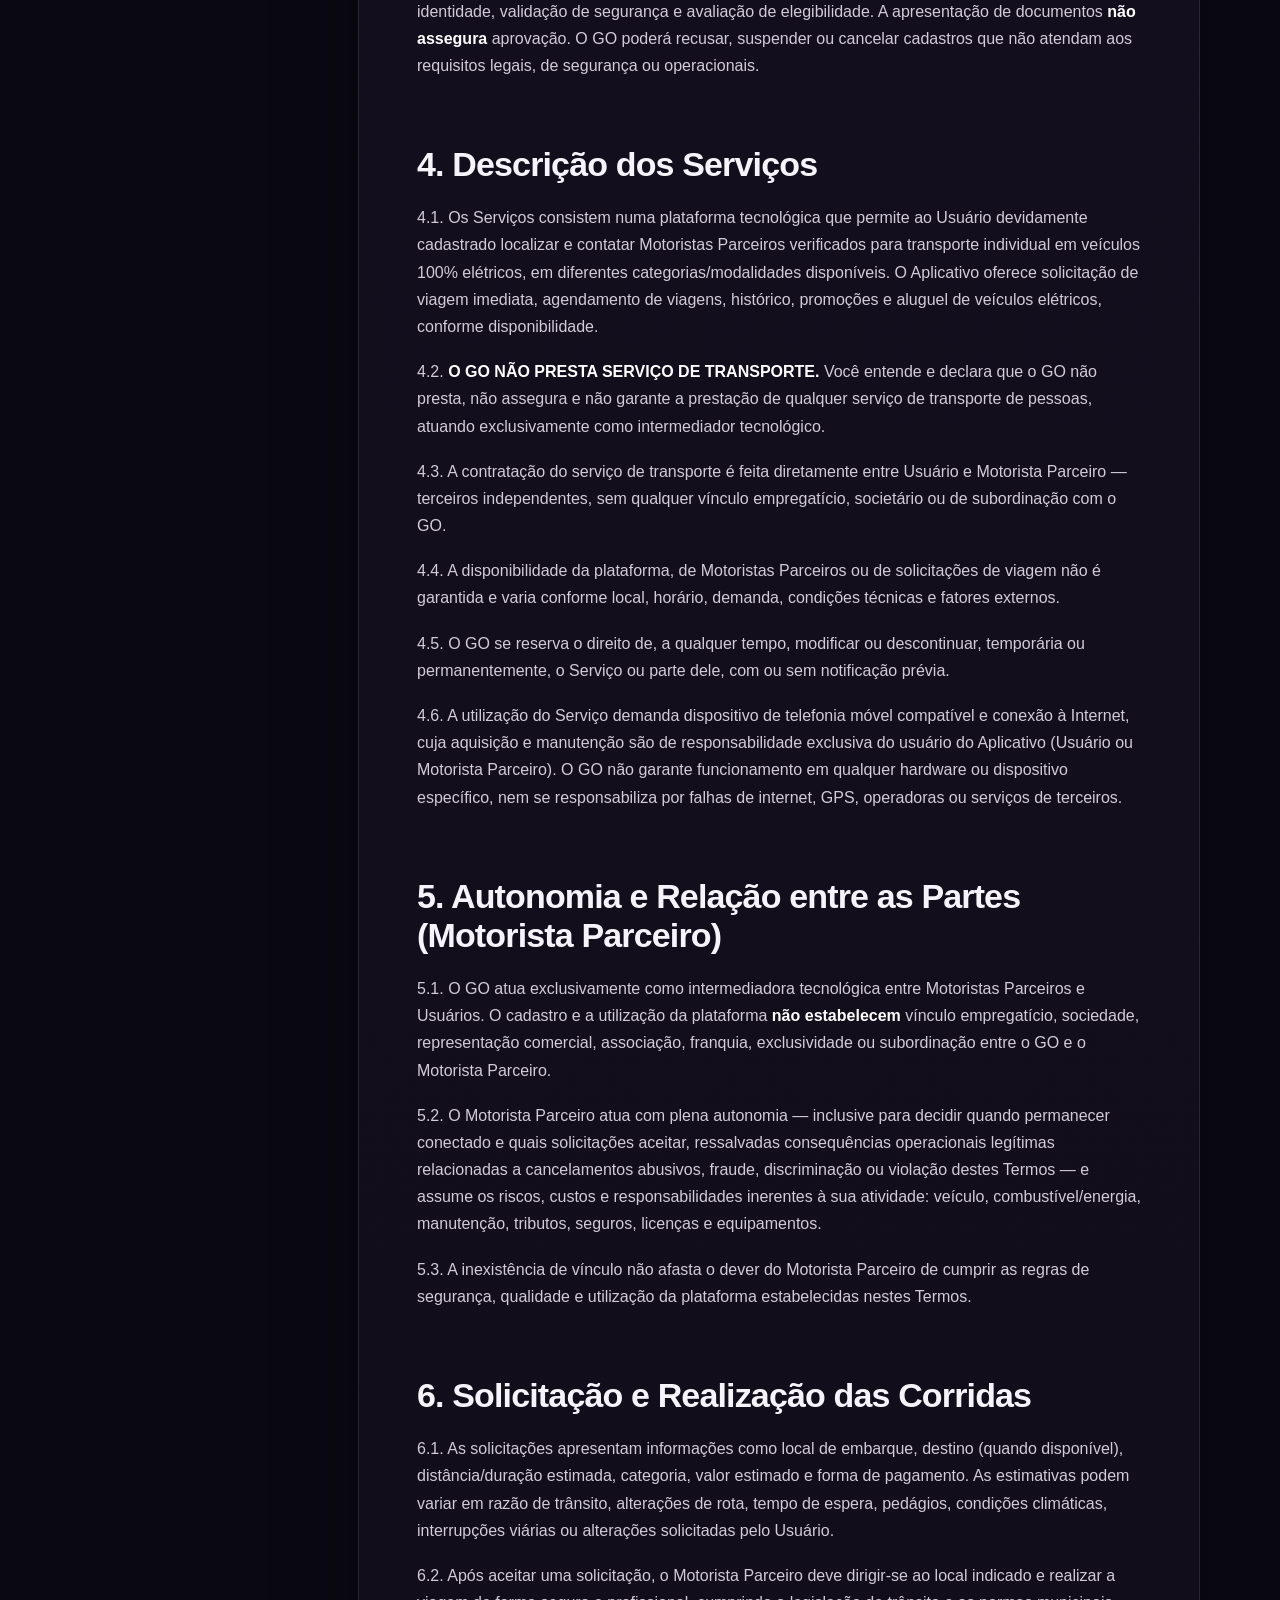
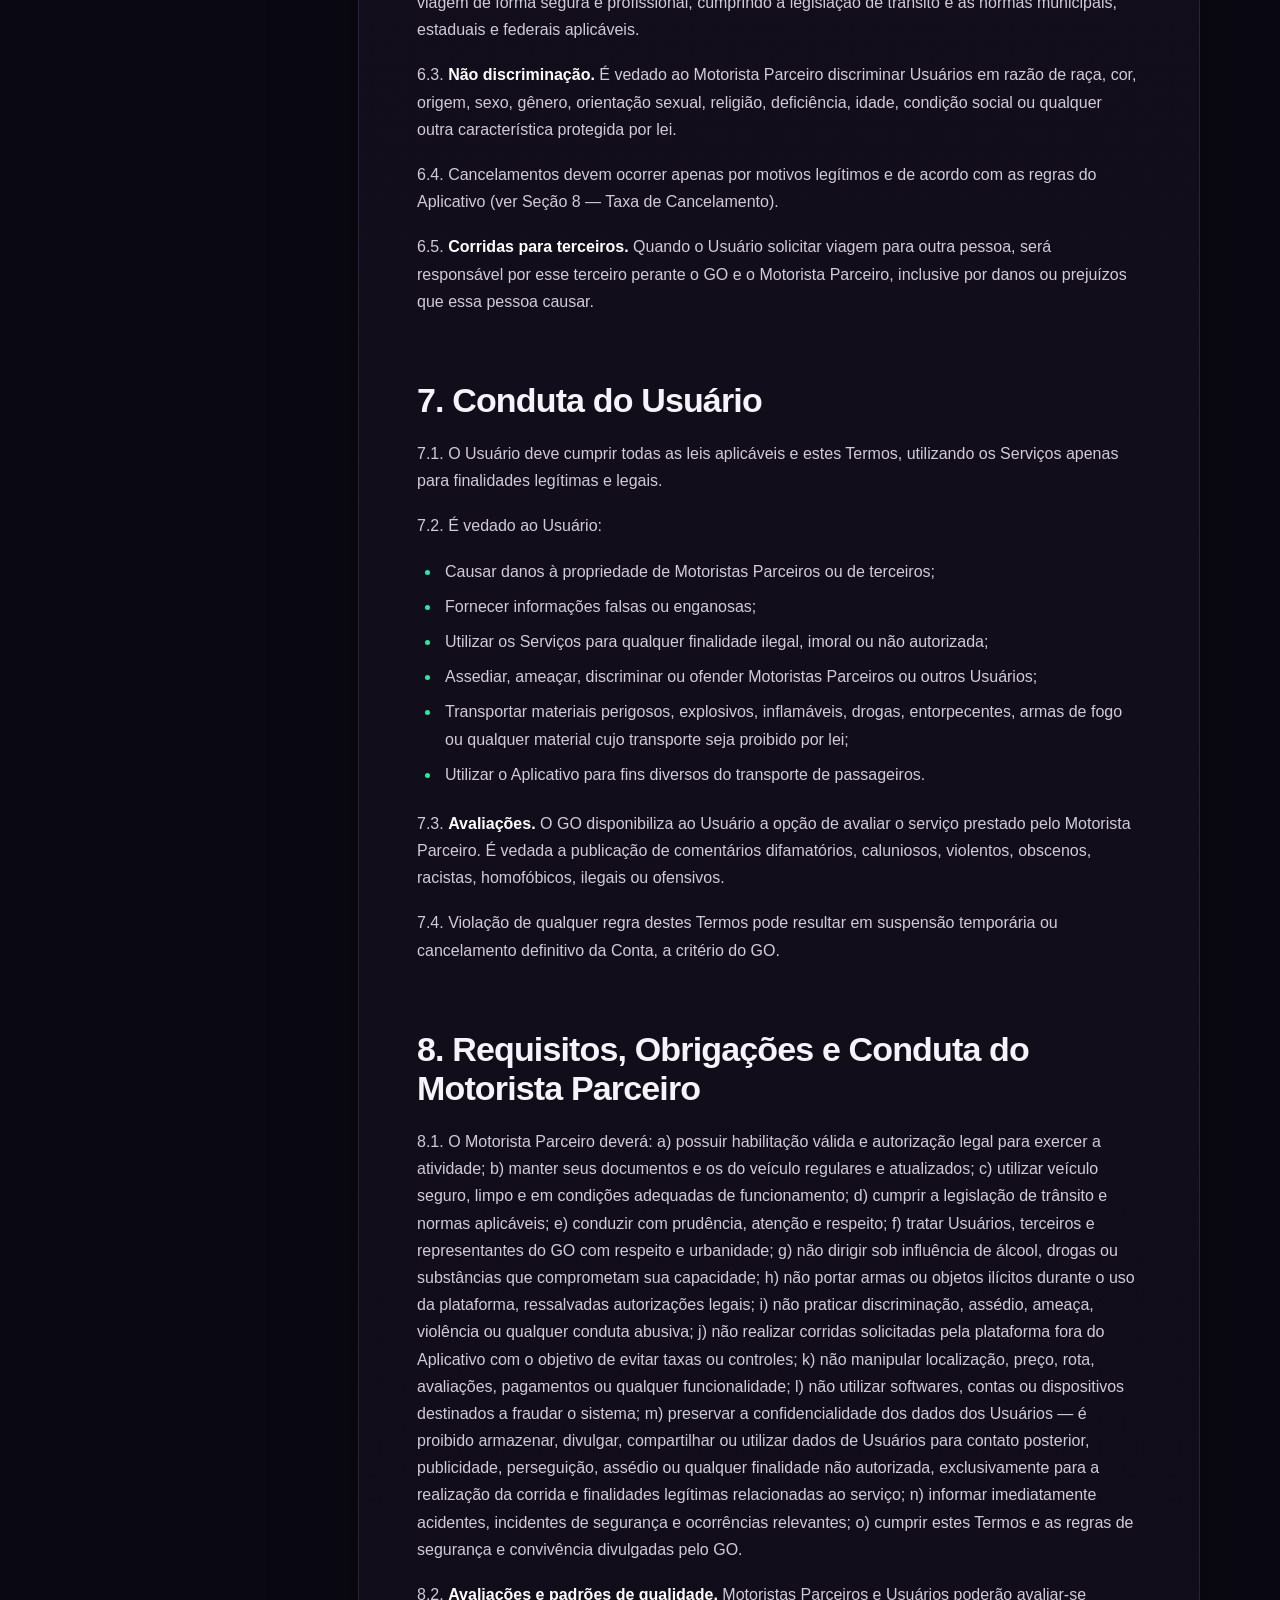
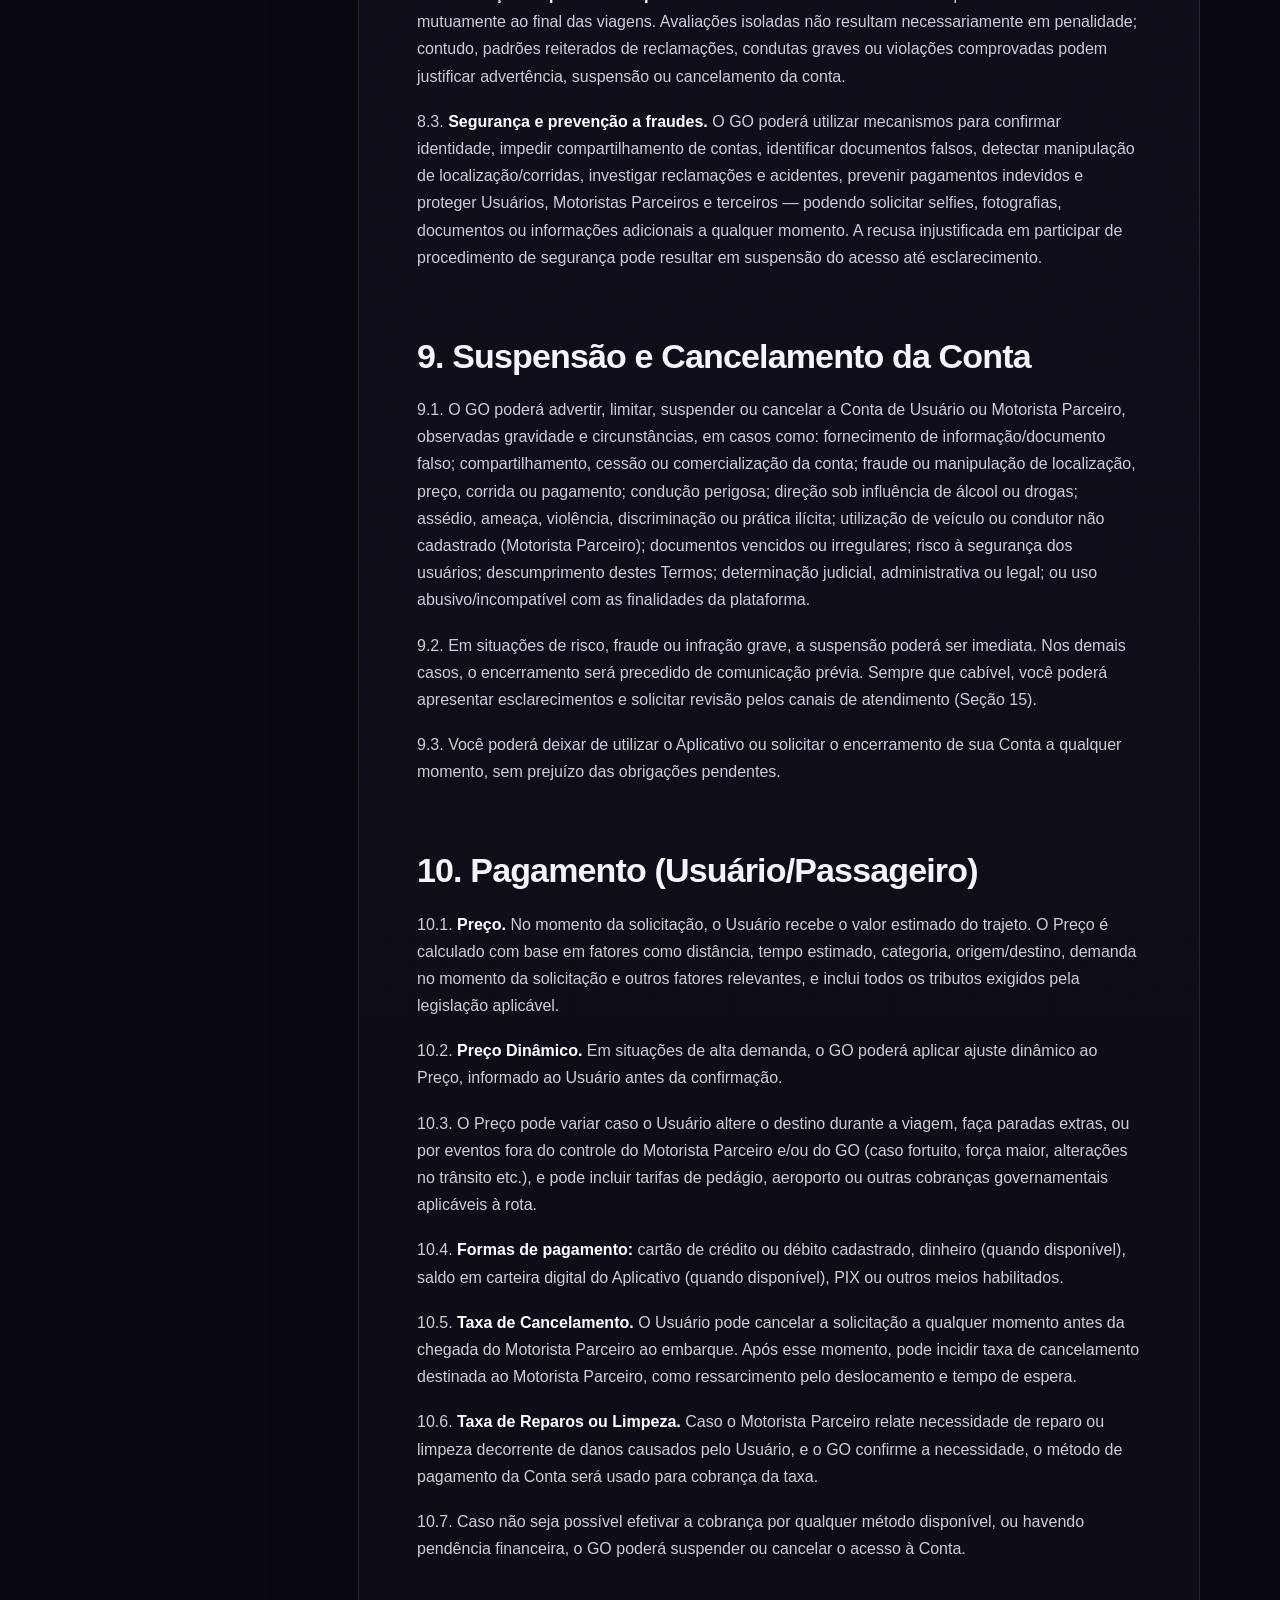
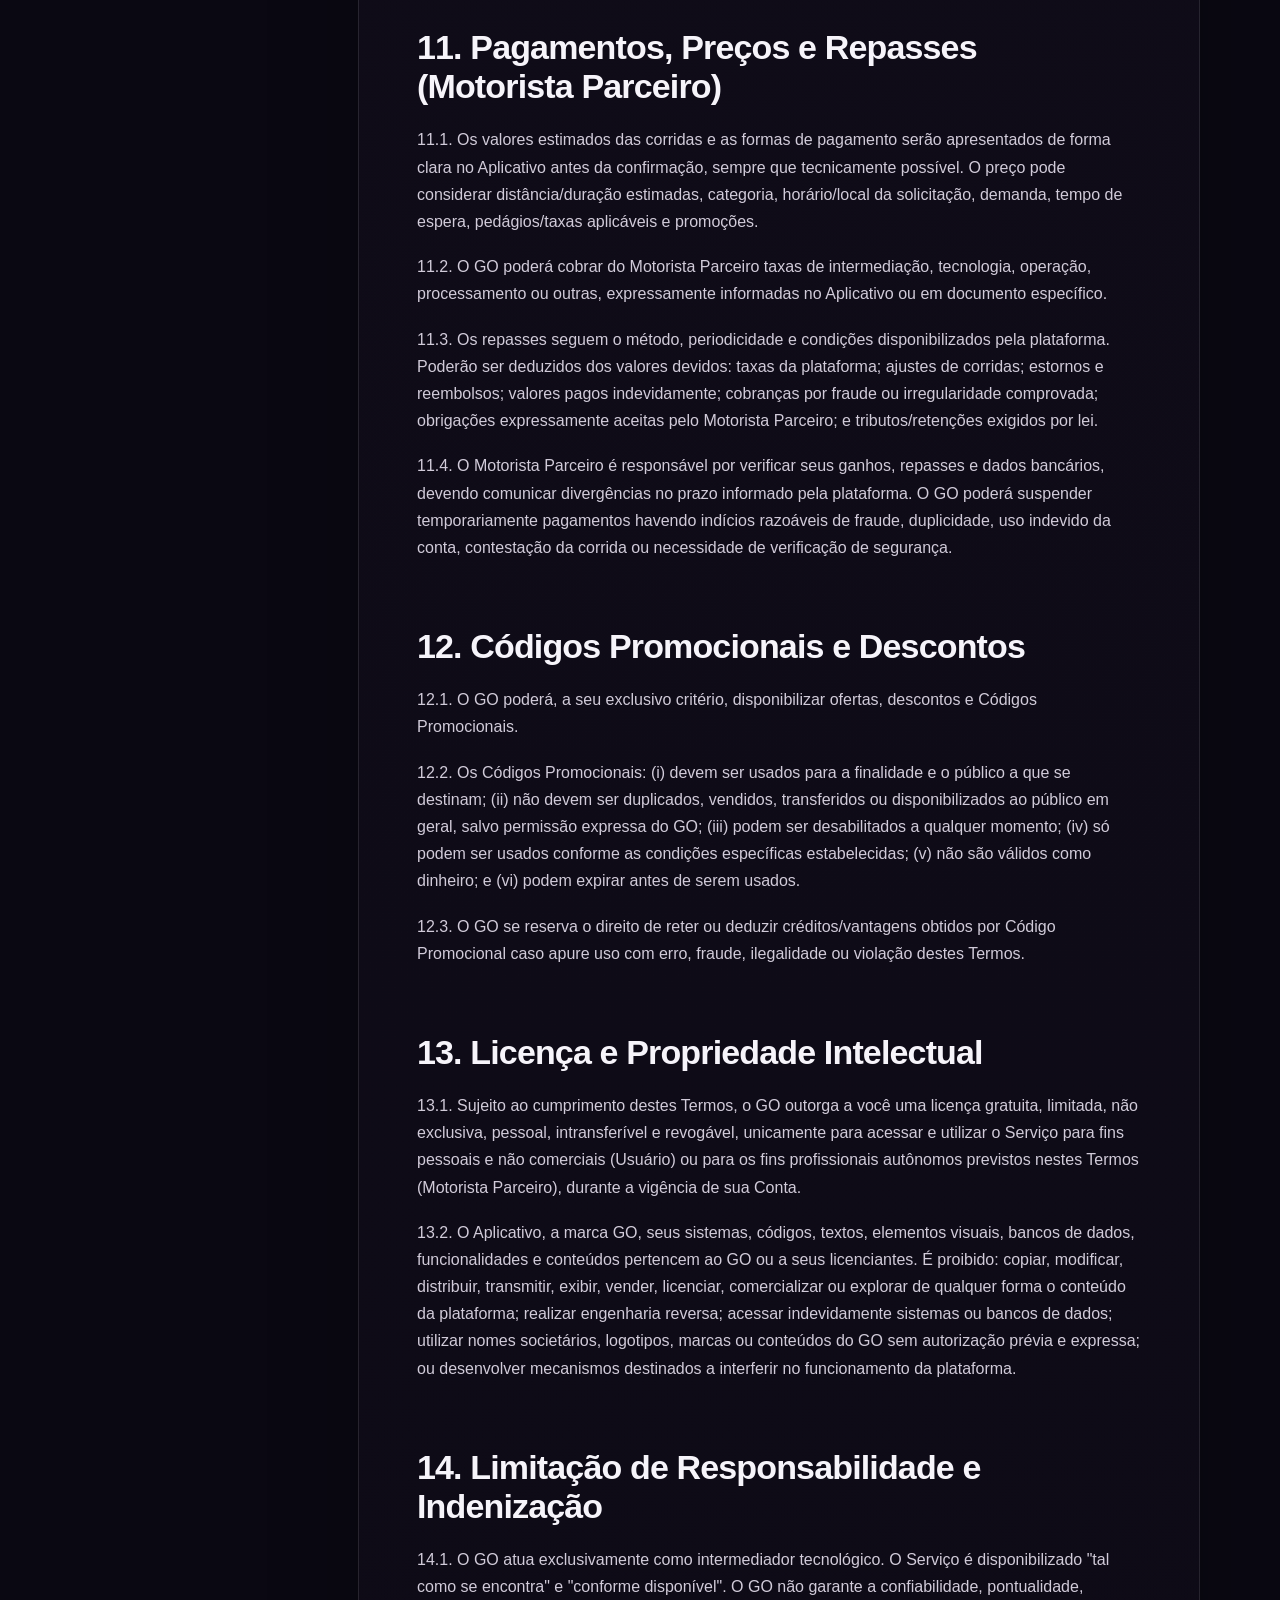
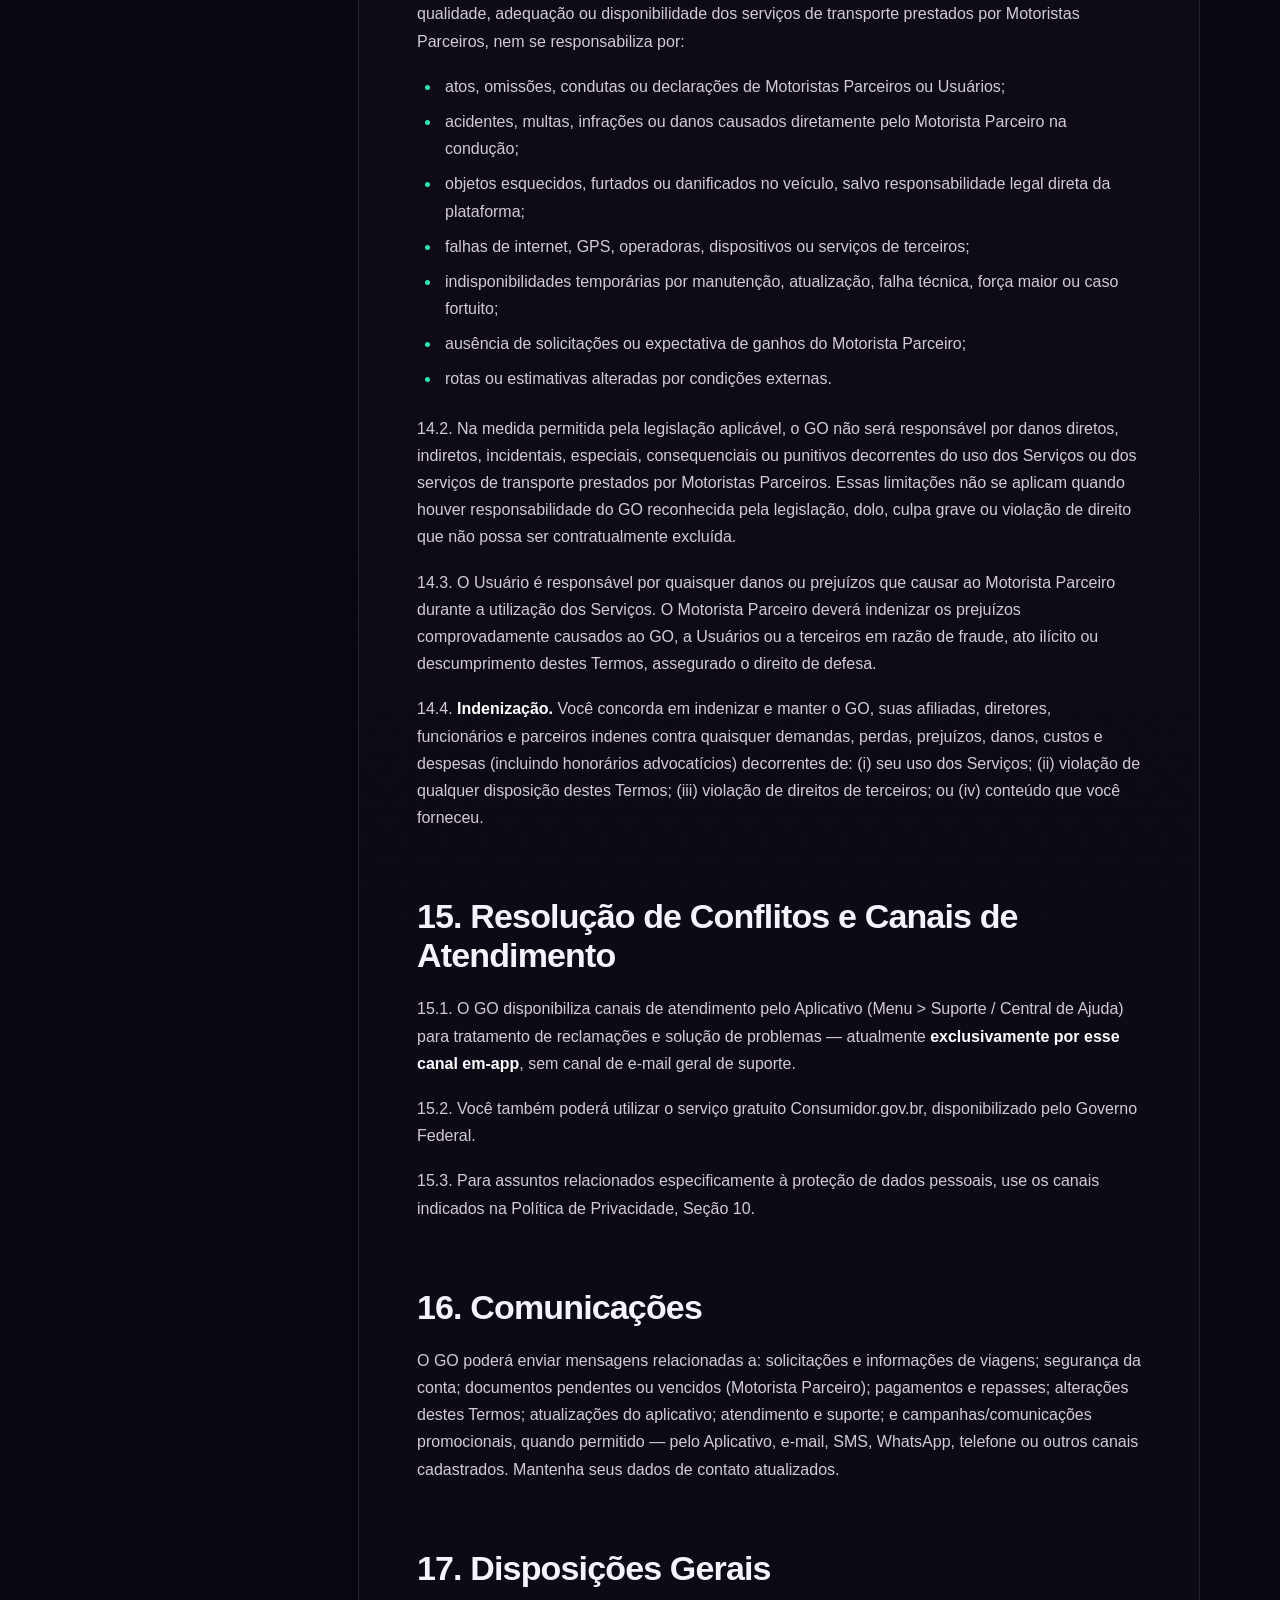
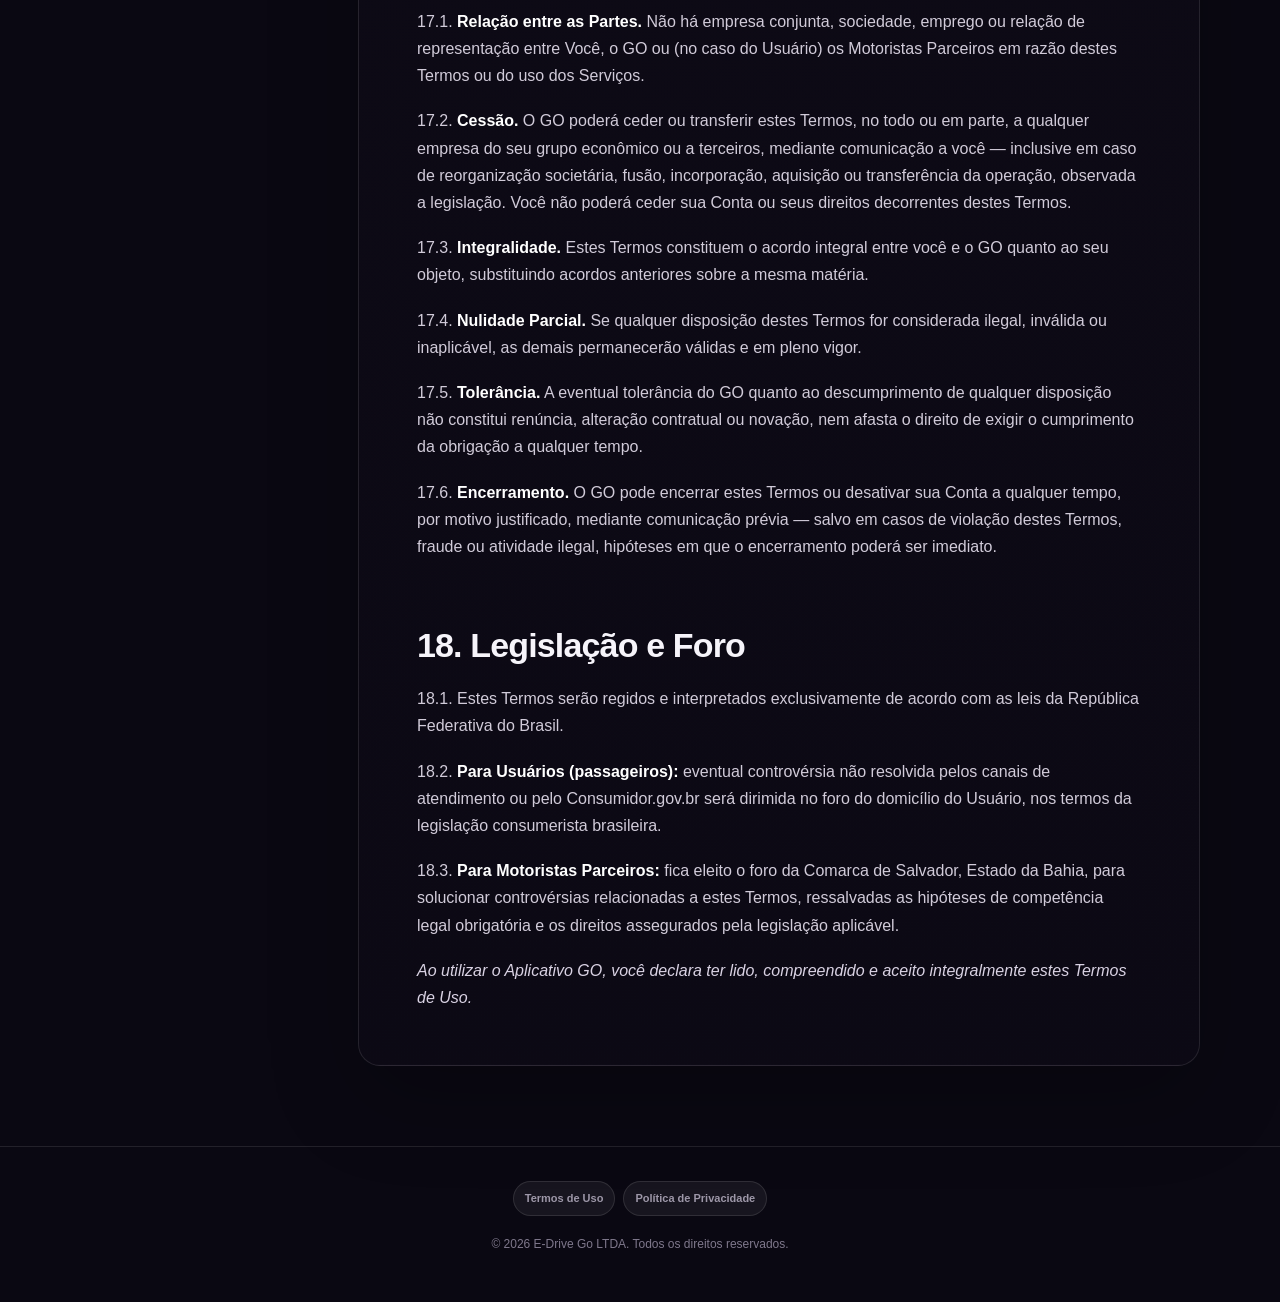
<file: termos-de-uso/index.html>
<!doctype html><html lang="pt-BR"><head><meta charset="utf-8"><meta name="viewport" content="width=device-width,initial-scale=1"><title>Termos de Uso — eDrive Go</title><meta name="description" content="Consulte as regras aplicáveis ao acesso e ao uso dos serviços e da plataforma eDrive Go por usuários e motoristas parceiros."><meta name="robots" content="index, follow"><link rel="canonical" href="https://www.edrivego.com/termos-de-uso"><meta name="theme-color" content="#0a0812"><style>
:root{--bg:#0a0812;--surface:#110d1c;--text:#f6f4fa;--muted:#aaa4b5;--muted2:#7f788c;--line:rgba(255,255,255,.1);--green:#2ee6a8;--purple:#c9a8f0}*{box-sizing:border-box}html{scroll-behavior:smooth;scroll-padding-top:90px}body{margin:0;background:radial-gradient(900px 440px at 50% -180px,rgba(75,0,129,.5),transparent 70%),var(--bg);color:var(--text);font-family:Inter,ui-sans-serif,-apple-system,BlinkMacSystemFont,"Segoe UI",sans-serif;line-height:1.7}a{color:inherit}.skip{position:absolute;left:-9999px;top:12px;background:var(--green);color:#05110c;padding:10px 14px;border-radius:8px;font-weight:800;z-index:100}.skip:focus{left:12px}header{position:sticky;top:0;z-index:20;border-bottom:1px solid var(--line);background:rgba(10,8,18,.82);backdrop-filter:blur(18px)}.head{width:min(1120px,calc(100% - 40px));min-height:68px;margin:auto;display:flex;align-items:center;justify-content:space-between;gap:20px}.brand{text-decoration:none;font-weight:950;letter-spacing:-.04em;font-size:20px}.brand span{color:var(--green)}.back{text-decoration:none;color:var(--muted);font-size:13px;font-weight:700;padding:8px 12px;border:1px solid var(--line);border-radius:999px}.back:hover{color:var(--text);border-color:rgba(46,230,168,.45)}.hero{width:min(920px,calc(100% - 40px));margin:auto;padding:72px 0 42px}.eyebrow{margin:0 0 14px;color:var(--green);font-size:12px;font-weight:900;letter-spacing:.12em;text-transform:uppercase}h1{font-size:clamp(38px,7vw,68px);line-height:1.02;letter-spacing:-.05em;margin:0 0 20px}.intro{font-size:17px;color:var(--muted);max-width:680px;margin:0}.updated{display:inline-flex;margin-top:22px;color:var(--muted2);font-size:12.5px;border:1px solid var(--line);border-radius:999px;padding:7px 11px;background:rgba(255,255,255,.03)}.layout{width:min(1120px,calc(100% - 40px));margin:0 auto 80px;display:grid;grid-template-columns:230px minmax(0,1fr);gap:48px;align-items:start}.toc{position:sticky;top:92px;max-height:calc(100vh - 120px);overflow:auto;padding:18px;border:1px solid var(--line);border-radius:16px;background:rgba(17,13,28,.7)}.toc strong{display:block;font-size:12px;text-transform:uppercase;letter-spacing:.1em;color:var(--muted2);margin-bottom:10px}.toc a{display:block;text-decoration:none;color:var(--muted);font-size:12.5px;line-height:1.45;padding:7px 0;border-bottom:1px solid rgba(255,255,255,.06)}.toc a:last-child{border:0}.toc a:hover{color:var(--green)}article{min-width:0;padding:36px clamp(22px,5vw,58px);border:1px solid var(--line);border-radius:22px;background:linear-gradient(180deg,rgba(23,18,33,.88),rgba(13,10,21,.92));box-shadow:0 32px 90px rgba(0,0,0,.24)}article h2{font-size:clamp(25px,4vw,34px);line-height:1.15;letter-spacing:-.025em;margin:62px 0 20px;padding-top:4px}article h2:first-child{margin-top:0}article h3{font-size:20px;line-height:1.3;margin:38px 0 14px;color:#eee9f5}article p{margin:0 0 18px;color:#d1cbd9}article strong{color:#fff}article em{color:#d9d2e3}article a{color:var(--green);text-underline-offset:3px}article ul{margin:0 0 22px;padding-left:24px;color:#d1cbd9}article li{margin:8px 0;padding-left:4px}article li::marker{color:var(--green)}article code{font:inherit;color:var(--purple)}.notice{margin:20px 0;padding:17px 18px;border-left:3px solid var(--green);border-radius:0 12px 12px 0;background:rgba(46,230,168,.07);color:#d9f7ec}.table-scroll{overflow-x:auto;margin:22px 0 28px;border:1px solid var(--line);border-radius:14px}table{width:100%;border-collapse:collapse;min-width:660px;font-size:13.5px}th,td{padding:13px 14px;text-align:left;vertical-align:top;border-bottom:1px solid var(--line);border-right:1px solid var(--line)}th:last-child,td:last-child{border-right:0}tbody tr:last-child td{border-bottom:0}th{background:rgba(46,230,168,.08);color:#e8fff7;font-size:12px}td{color:#c9c3d2}footer{border-top:1px solid var(--line);padding:34px 20px 48px;text-align:center;color:var(--muted2)}.legal-links{display:flex;justify-content:center;gap:8px;flex-wrap:wrap;margin-bottom:18px}.legal-btn{display:inline-flex;align-items:center;text-decoration:none;color:#9d97a8;background:rgba(255,255,255,.055);border:1px solid rgba(255,255,255,.11);border-radius:999px;padding:7px 11px;font-size:11px;font-weight:700}.legal-btn:hover{color:#d8d3df;background:rgba(255,255,255,.09)}footer p{font-size:12px;margin:0}@media(max-width:820px){.layout{grid-template-columns:1fr;gap:20px}.toc{position:static;max-height:none}.hero{padding-top:52px}.head{width:min(100% - 28px,1120px)}article{border-radius:18px;padding:28px 20px}article h2{margin-top:48px}}@media(prefers-reduced-motion:reduce){html{scroll-behavior:auto}}</style></head><body><a class="skip" href="#conteudo">Ir para o conteúdo</a><header><div class="head"><a class="brand" href="/" aria-label="eDrive Go — início">e-DRIVE <span>GO</span></a><a class="back" href="/">← Voltar ao site</a></div></header><main id="conteudo"><section class="hero"><p class="eyebrow">Documentos legais</p><h1>Termos de Uso</h1><p class="intro">Consulte as regras aplicáveis ao acesso e ao uso dos serviços e da plataforma eDrive Go por usuários e motoristas parceiros.</p><span class="updated">Última atualização: 30 de julho de 2026</span></section><div class="layout"><nav class="toc" aria-label="Navegação nesta página"><strong>Nesta página</strong><a href="#1-introducao-e-disposicoes-gerais">1. Introdução e Disposições Gerais</a>
<a href="#2-quem-somos">2. Quem Somos</a>
<a href="#3-cadastro-e-conta">3. Cadastro e Conta</a>
<a href="#4-descricao-dos-servicos">4. Descrição dos Serviços</a>
<a href="#5-autonomia-e-relacao-entre-as-partes-motorista-parceiro">5. Autonomia e Relação entre as Partes (Motorista Parceiro)</a>
<a href="#6-solicitacao-e-realizacao-das-corridas">6. Solicitação e Realização das Corridas</a>
<a href="#7-conduta-do-usuario">7. Conduta do Usuário</a>
<a href="#8-requisitos-obrigacoes-e-conduta-do-motorista-parceiro">8. Requisitos, Obrigações e Conduta do Motorista Parceiro</a>
<a href="#9-suspensao-e-cancelamento-da-conta">9. Suspensão e Cancelamento da Conta</a>
<a href="#10-pagamento-usuario-passageiro">10. Pagamento (Usuário/Passageiro)</a>
<a href="#11-pagamentos-precos-e-repasses-motorista-parceiro">11. Pagamentos, Preços e Repasses (Motorista Parceiro)</a>
<a href="#12-codigos-promocionais-e-descontos">12. Códigos Promocionais e Descontos</a>
<a href="#13-licenca-e-propriedade-intelectual">13. Licença e Propriedade Intelectual</a>
<a href="#14-limitacao-de-responsabilidade-e-indenizacao">14. Limitação de Responsabilidade e Indenização</a>
<a href="#15-resolucao-de-conflitos-e-canais-de-atendimento">15. Resolução de Conflitos e Canais de Atendimento</a>
<a href="#16-comunicacoes">16. Comunicações</a>
<a href="#17-disposicoes-gerais">17. Disposições Gerais</a>
<a href="#18-legislacao-e-foro">18. Legislação e Foro</a></nav><article><h2 id="1-introducao-e-disposicoes-gerais">1. Introdução e Disposições Gerais</h2>
<p>1.1. Bem-vindo ao <strong>GO</strong>! Estes são os Termos de Uso (&quot;Termos&quot;) que regem o acesso e uso, dentro do Brasil, dos serviços prestados através da aplicação tecnológica (&quot;Aplicativo&quot;), sítios da Internet e conteúdos relacionados, disponibilizados pela <strong>E-Drive Go LTDA.</strong> (&quot;GO&quot;), inscrita no CNPJ/ME sob o nº 66.096.095/0001-05, com sede na Av. Santos Dumont, n. 1883, Sala n.726, andar 7, Centro, Lauro de Freitas/BA, CEP: 42.702-400.</p>
<p>1.1.1. Estes Termos se aplicam a toda e qualquer pessoa física que utilize os Serviços do GO, seja na qualidade de <strong>passageiro</strong> (&quot;Usuário(s)&quot;), seja na qualidade de <strong>motorista parceiro</strong> cadastrado na plataforma (&quot;Motorista(s) Parceiro(s)&quot;), doravante referidos em conjunto como &quot;Você&quot; quando a disposição se aplicar a ambos, ou nomeados especificamente quando a disposição for exclusiva de um dos perfis.</p>
<p>1.1.2. <strong>POR FAVOR, LEIA COM ATENÇÃO ESTES TERMOS ANTES DE ACESSAR OU USAR OS SERVIÇOS.</strong></p>
<p>1.2. <strong>Aceitação dos Termos.</strong> AO SE CADASTRAR E UTILIZAR CONTINUAMENTE OS SERVIÇOS, VOCÊ ESTARÁ DECLARANDO TER LIDO, ENTENDIDO E ACEITO ESTES TERMOS E A POLÍTICA DE PRIVACIDADE. CASO, A QUALQUER TEMPO, VOCÊ NÃO CONCORDE COM OS TERMOS, DEVERÁ CESSAR IMEDIATAMENTE A UTILIZAÇÃO DO APLICATIVO E DESINSTALÁ-LO DE SEU APARELHO.</p>
<p>1.2.1. O aceite realizado por meio eletrônico produz os mesmos efeitos jurídicos de uma assinatura física, observada a legislação aplicável (Lei nº 14.063/2020 e legislação civil correlata).</p>
<p>1.2.2. Termos Adicionais poderão se aplicar a determinados Serviços — condições para eventos, regulamentos, atividades ou promoções específicas — e serão divulgados em relação aos respectivos Serviços. Os Termos Adicionais são complementares e integram estes Termos; prevalecem sobre estes Termos apenas quanto ao que forem especificamente conflitantes.</p>
<p>1.3. <strong>Comunicação.</strong> O GO poderá enviar notificações administrativas no Aplicativo (&quot;push&quot;), por e-mail, SMS, WhatsApp ou outro meio de comunicação disponível (&quot;Meios de Comunicação&quot;), com conteúdo informativo, operacional e/ou promocional relacionado aos Serviços.</p>
<p>1.4. <strong>Alteração dos Termos.</strong> O GO se reserva o direito de alterar e atualizar estes Termos a qualquer momento. Toda alteração será comunicada <strong>por e-mail e por notificação dentro do Aplicativo</strong>, além de outros Meios de Comunicação quando aplicável; quando exigido por lei, será solicitado novo aceite expresso. Caso você não concorde com as alterações, deverá cancelar sua conta e cessar o uso dos Serviços. O uso continuado após a publicação de alterações representa consentimento em vincular-se aos Termos alterados.</p>
<h2 id="2-quem-somos">2. Quem Somos</h2>
<p>O GO é uma plataforma de tecnologia que disponibiliza intermediação de serviços de mobilidade urbana sustentável, com foco em veículos 100% elétricos e motoristas verificados. <strong>O GO não presta serviços de transporte de passageiros nem possui frota de veículos</strong> — atua exclusivamente como intermediador tecnológico, conectando Usuários (passageiros) a Motoristas Parceiros: profissionais autônomos, independentes, sem vínculo empregatício, societário ou de subordinação com o GO. O GO também pode disponibilizar serviços complementares de mobilidade (agendamento de viagens, aluguel de veículos elétricos e outras funcionalidades), conforme disponibilidade regional.</p>
<p>O aplicativo GO <strong>não contempla</strong> serviços de entrega, transporte de mercadorias ou qualquer modalidade de delivery.</p>
<h2 id="3-cadastro-e-conta">3. Cadastro e Conta</h2>
<h3 id="3-1-para-todos-usuarios-e-motoristas-parceiros">3.1. Para todos (Usuários e Motoristas Parceiros)</h3>
<p>3.1.1. Para utilizar os Serviços, é necessário registrar-se e manter uma conta pessoal (&quot;Conta&quot;), fornecendo informações verdadeiras, completas, corretas e atualizadas.</p>
<p>3.1.2. <strong>Requisito de idade.</strong> Para criar e manter uma Conta, você declara ter idade mínima de 18 (dezoito) anos, ou ter obtido autorização de pais/responsáveis legais, que serão responsáveis por aceitar estes Termos em seu nome e supervisionar o uso do Aplicativo (aplicável apenas ao perfil Usuário/passageiro — o cadastro como Motorista Parceiro exige maioridade civil plena e habilitação válida, sem exceção de autorização de responsáveis).</p>
<p>3.1.3. A Conta é pessoal, exclusiva e intransferível. É proibido criar mais de uma conta em seu nome, autorizar, ceder, emprestar, alugar ou vender o uso a terceiros.</p>
<p>3.1.4. Você é o único responsável pela veracidade, exatidão e atualização dos dados e documentos cadastrados, pela segurança de sua senha e credenciais, por todas as atividades realizadas em sua conta, e por comunicar imediatamente qualquer acesso não autorizado, perda, furto ou comprometimento do dispositivo.</p>
<p>3.1.5. O GO poderá, a qualquer tempo, solicitar comprovante de identidade, documentos adicionais ou selfies para validação da Conta. Caso as informações fornecidas sejam falsas, incompletas, desatualizadas, ou o GO tenha motivo razoável para suspeitar disso, a Conta poderá ser suspensa ou cancelada.</p>
<h3 id="3-2-cadastro-adicional-exigido-do-usuario-passageiro">3.2. Cadastro adicional exigido do Usuário (passageiro)</h3>
<p>Campos obrigatórios: nome completo, número de telefone celular, CPF, data de nascimento, endereço de e-mail e pelo menos um método de pagamento válido.</p>
<h3 id="3-3-cadastro-adicional-exigido-do-motorista-parceiro">3.3. Cadastro adicional exigido do Motorista Parceiro</h3>
<p>3.3.1. Além dos dados cadastrais gerais, o Motorista Parceiro deverá apresentar, entre outros: Carteira Nacional de Habilitação (CNH) válida e compatível com a atividade; comprovante de residência; fotografia/selfie para confirmação de identidade; documentos do veículo (CRLV, placa, chassi, seguro); informações bancárias/chave Pix; e certidões, autorizações e comprovantes exigidos pela legislação ou regulamentação local, incluindo verificação de antecedentes quando legalmente permitido.</p>
<p>3.3.2. <strong>Verificação biométrica.</strong> Quando o GO utilizar reconhecimento facial, biometria ou outro mecanismo de confirmação de identidade do Motorista Parceiro, o tratamento observará as regras aplicáveis a dados pessoais sensíveis (LGPD, art. 11) e ficará limitado às finalidades de segurança, prevenção a fraudes e proteção da conta — consentimento específico é coletado separadamente no fluxo de cadastro, conforme detalhado na Política de Privacidade.</p>
<p>3.3.3. O cadastro do Motorista Parceiro será submetido a análise documental, verificação de identidade, validação de segurança e avaliação de elegibilidade. A apresentação de documentos <strong>não assegura</strong> aprovação. O GO poderá recusar, suspender ou cancelar cadastros que não atendam aos requisitos legais, de segurança ou operacionais.</p>
<h2 id="4-descricao-dos-servicos">4. Descrição dos Serviços</h2>
<p>4.1. Os Serviços consistem numa plataforma tecnológica que permite ao Usuário devidamente cadastrado localizar e contatar Motoristas Parceiros verificados para transporte individual em veículos 100% elétricos, em diferentes categorias/modalidades disponíveis. O Aplicativo oferece solicitação de viagem imediata, agendamento de viagens, histórico, promoções e aluguel de veículos elétricos, conforme disponibilidade.</p>
<p>4.2. <strong>O GO NÃO PRESTA SERVIÇO DE TRANSPORTE.</strong> Você entende e declara que o GO não presta, não assegura e não garante a prestação de qualquer serviço de transporte de pessoas, atuando exclusivamente como intermediador tecnológico.</p>
<p>4.3. A contratação do serviço de transporte é feita diretamente entre Usuário e Motorista Parceiro — terceiros independentes, sem qualquer vínculo empregatício, societário ou de subordinação com o GO.</p>
<p>4.4. A disponibilidade da plataforma, de Motoristas Parceiros ou de solicitações de viagem não é garantida e varia conforme local, horário, demanda, condições técnicas e fatores externos.</p>
<p>4.5. O GO se reserva o direito de, a qualquer tempo, modificar ou descontinuar, temporária ou permanentemente, o Serviço ou parte dele, com ou sem notificação prévia.</p>
<p>4.6. A utilização do Serviço demanda dispositivo de telefonia móvel compatível e conexão à Internet, cuja aquisição e manutenção são de responsabilidade exclusiva do usuário do Aplicativo (Usuário ou Motorista Parceiro). O GO não garante funcionamento em qualquer hardware ou dispositivo específico, nem se responsabiliza por falhas de internet, GPS, operadoras ou serviços de terceiros.</p>
<h2 id="5-autonomia-e-relacao-entre-as-partes-motorista-parceiro">5. Autonomia e Relação entre as Partes (Motorista Parceiro)</h2>
<p>5.1. O GO atua exclusivamente como intermediadora tecnológica entre Motoristas Parceiros e Usuários. O cadastro e a utilização da plataforma <strong>não estabelecem</strong> vínculo empregatício, sociedade, representação comercial, associação, franquia, exclusividade ou subordinação entre o GO e o Motorista Parceiro.</p>
<p>5.2. O Motorista Parceiro atua com plena autonomia — inclusive para decidir quando permanecer conectado e quais solicitações aceitar, ressalvadas consequências operacionais legítimas relacionadas a cancelamentos abusivos, fraude, discriminação ou violação destes Termos — e assume os riscos, custos e responsabilidades inerentes à sua atividade: veículo, combustível/energia, manutenção, tributos, seguros, licenças e equipamentos.</p>
<p>5.3. A inexistência de vínculo não afasta o dever do Motorista Parceiro de cumprir as regras de segurança, qualidade e utilização da plataforma estabelecidas nestes Termos.</p>
<h2 id="6-solicitacao-e-realizacao-das-corridas">6. Solicitação e Realização das Corridas</h2>
<p>6.1. As solicitações apresentam informações como local de embarque, destino (quando disponível), distância/duração estimada, categoria, valor estimado e forma de pagamento. As estimativas podem variar em razão de trânsito, alterações de rota, tempo de espera, pedágios, condições climáticas, interrupções viárias ou alterações solicitadas pelo Usuário.</p>
<p>6.2. Após aceitar uma solicitação, o Motorista Parceiro deve dirigir-se ao local indicado e realizar a viagem de forma segura e profissional, cumprindo a legislação de trânsito e as normas municipais, estaduais e federais aplicáveis.</p>
<p>6.3. <strong>Não discriminação.</strong> É vedado ao Motorista Parceiro discriminar Usuários em razão de raça, cor, origem, sexo, gênero, orientação sexual, religião, deficiência, idade, condição social ou qualquer outra característica protegida por lei.</p>
<p>6.4. Cancelamentos devem ocorrer apenas por motivos legítimos e de acordo com as regras do Aplicativo (ver Seção 8 — Taxa de Cancelamento).</p>
<p>6.5. <strong>Corridas para terceiros.</strong> Quando o Usuário solicitar viagem para outra pessoa, será responsável por esse terceiro perante o GO e o Motorista Parceiro, inclusive por danos ou prejuízos que essa pessoa causar.</p>
<h2 id="7-conduta-do-usuario">7. Conduta do Usuário</h2>
<p>7.1. O Usuário deve cumprir todas as leis aplicáveis e estes Termos, utilizando os Serviços apenas para finalidades legítimas e legais.</p>
<p>7.2. É vedado ao Usuário:</p>
<ul><li>Causar danos à propriedade de Motoristas Parceiros ou de terceiros;</li><li>Fornecer informações falsas ou enganosas;</li><li>Utilizar os Serviços para qualquer finalidade ilegal, imoral ou não autorizada;</li><li>Assediar, ameaçar, discriminar ou ofender Motoristas Parceiros ou outros Usuários;</li><li>Transportar materiais perigosos, explosivos, inflamáveis, drogas, entorpecentes, armas de fogo ou qualquer material cujo transporte seja proibido por lei;</li><li>Utilizar o Aplicativo para fins diversos do transporte de passageiros.</li></ul>
<p>7.3. <strong>Avaliações.</strong> O GO disponibiliza ao Usuário a opção de avaliar o serviço prestado pelo Motorista Parceiro. É vedada a publicação de comentários difamatórios, caluniosos, violentos, obscenos, racistas, homofóbicos, ilegais ou ofensivos.</p>
<p>7.4. Violação de qualquer regra destes Termos pode resultar em suspensão temporária ou cancelamento definitivo da Conta, a critério do GO.</p>
<h2 id="8-requisitos-obrigacoes-e-conduta-do-motorista-parceiro">8. Requisitos, Obrigações e Conduta do Motorista Parceiro</h2>
<p>8.1. O Motorista Parceiro deverá: a) possuir habilitação válida e autorização legal para exercer a atividade; b) manter seus documentos e os do veículo regulares e atualizados; c) utilizar veículo seguro, limpo e em condições adequadas de funcionamento; d) cumprir a legislação de trânsito e normas aplicáveis; e) conduzir com prudência, atenção e respeito; f) tratar Usuários, terceiros e representantes do GO com respeito e urbanidade; g) não dirigir sob influência de álcool, drogas ou substâncias que comprometam sua capacidade; h) não portar armas ou objetos ilícitos durante o uso da plataforma, ressalvadas autorizações legais; i) não praticar discriminação, assédio, ameaça, violência ou qualquer conduta abusiva; j) não realizar corridas solicitadas pela plataforma fora do Aplicativo com o objetivo de evitar taxas ou controles; k) não manipular localização, preço, rota, avaliações, pagamentos ou qualquer funcionalidade; l) não utilizar softwares, contas ou dispositivos destinados a fraudar o sistema; m) preservar a confidencialidade dos dados dos Usuários — é proibido armazenar, divulgar, compartilhar ou utilizar dados de Usuários para contato posterior, publicidade, perseguição, assédio ou qualquer finalidade não autorizada, exclusivamente para a realização da corrida e finalidades legítimas relacionadas ao serviço; n) informar imediatamente acidentes, incidentes de segurança e ocorrências relevantes; o) cumprir estes Termos e as regras de segurança e convivência divulgadas pelo GO.</p>
<p>8.2. <strong>Avaliações e padrões de qualidade.</strong> Motoristas Parceiros e Usuários poderão avaliar-se mutuamente ao final das viagens. Avaliações isoladas não resultam necessariamente em penalidade; contudo, padrões reiterados de reclamações, condutas graves ou violações comprovadas podem justificar advertência, suspensão ou cancelamento da conta.</p>
<p>8.3. <strong>Segurança e prevenção a fraudes.</strong> O GO poderá utilizar mecanismos para confirmar identidade, impedir compartilhamento de contas, identificar documentos falsos, detectar manipulação de localização/corridas, investigar reclamações e acidentes, prevenir pagamentos indevidos e proteger Usuários, Motoristas Parceiros e terceiros — podendo solicitar selfies, fotografias, documentos ou informações adicionais a qualquer momento. A recusa injustificada em participar de procedimento de segurança pode resultar em suspensão do acesso até esclarecimento.</p>
<h2 id="9-suspensao-e-cancelamento-da-conta">9. Suspensão e Cancelamento da Conta</h2>
<p>9.1. O GO poderá advertir, limitar, suspender ou cancelar a Conta de Usuário ou Motorista Parceiro, observadas gravidade e circunstâncias, em casos como: fornecimento de informação/documento falso; compartilhamento, cessão ou comercialização da conta; fraude ou manipulação de localização, preço, corrida ou pagamento; condução perigosa; direção sob influência de álcool ou drogas; assédio, ameaça, violência, discriminação ou prática ilícita; utilização de veículo ou condutor não cadastrado (Motorista Parceiro); documentos vencidos ou irregulares; risco à segurança dos usuários; descumprimento destes Termos; determinação judicial, administrativa ou legal; ou uso abusivo/incompatível com as finalidades da plataforma.</p>
<p>9.2. Em situações de risco, fraude ou infração grave, a suspensão poderá ser imediata. Nos demais casos, o encerramento será precedido de comunicação prévia. Sempre que cabível, você poderá apresentar esclarecimentos e solicitar revisão pelos canais de atendimento (Seção 15).</p>
<p>9.3. Você poderá deixar de utilizar o Aplicativo ou solicitar o encerramento de sua Conta a qualquer momento, sem prejuízo das obrigações pendentes.</p>
<h2 id="10-pagamento-usuario-passageiro">10. Pagamento (Usuário/Passageiro)</h2>
<p>10.1. <strong>Preço.</strong> No momento da solicitação, o Usuário recebe o valor estimado do trajeto. O Preço é calculado com base em fatores como distância, tempo estimado, categoria, origem/destino, demanda no momento da solicitação e outros fatores relevantes, e inclui todos os tributos exigidos pela legislação aplicável.</p>
<p>10.2. <strong>Preço Dinâmico.</strong> Em situações de alta demanda, o GO poderá aplicar ajuste dinâmico ao Preço, informado ao Usuário antes da confirmação.</p>
<p>10.3. O Preço pode variar caso o Usuário altere o destino durante a viagem, faça paradas extras, ou por eventos fora do controle do Motorista Parceiro e/ou do GO (caso fortuito, força maior, alterações no trânsito etc.), e pode incluir tarifas de pedágio, aeroporto ou outras cobranças governamentais aplicáveis à rota.</p>
<p>10.4. <strong>Formas de pagamento:</strong> cartão de crédito ou débito cadastrado, dinheiro (quando disponível), saldo em carteira digital do Aplicativo (quando disponível), PIX ou outros meios habilitados.</p>
<p>10.5. <strong>Taxa de Cancelamento.</strong> O Usuário pode cancelar a solicitação a qualquer momento antes da chegada do Motorista Parceiro ao embarque. Após esse momento, pode incidir taxa de cancelamento destinada ao Motorista Parceiro, como ressarcimento pelo deslocamento e tempo de espera.</p>
<p>10.6. <strong>Taxa de Reparos ou Limpeza.</strong> Caso o Motorista Parceiro relate necessidade de reparo ou limpeza decorrente de danos causados pelo Usuário, e o GO confirme a necessidade, o método de pagamento da Conta será usado para cobrança da taxa.</p>
<p>10.7. Caso não seja possível efetivar a cobrança por qualquer método disponível, ou havendo pendência financeira, o GO poderá suspender ou cancelar o acesso à Conta.</p>
<h2 id="11-pagamentos-precos-e-repasses-motorista-parceiro">11. Pagamentos, Preços e Repasses (Motorista Parceiro)</h2>
<p>11.1. Os valores estimados das corridas e as formas de pagamento serão apresentados de forma clara no Aplicativo antes da confirmação, sempre que tecnicamente possível. O preço pode considerar distância/duração estimadas, categoria, horário/local da solicitação, demanda, tempo de espera, pedágios/taxas aplicáveis e promoções.</p>
<p>11.2. O GO poderá cobrar do Motorista Parceiro taxas de intermediação, tecnologia, operação, processamento ou outras, expressamente informadas no Aplicativo ou em documento específico.</p>
<p>11.3. Os repasses seguem o método, periodicidade e condições disponibilizados pela plataforma. Poderão ser deduzidos dos valores devidos: taxas da plataforma; ajustes de corridas; estornos e reembolsos; valores pagos indevidamente; cobranças por fraude ou irregularidade comprovada; obrigações expressamente aceitas pelo Motorista Parceiro; e tributos/retenções exigidos por lei.</p>
<p>11.4. O Motorista Parceiro é responsável por verificar seus ganhos, repasses e dados bancários, devendo comunicar divergências no prazo informado pela plataforma. O GO poderá suspender temporariamente pagamentos havendo indícios razoáveis de fraude, duplicidade, uso indevido da conta, contestação da corrida ou necessidade de verificação de segurança.</p>
<h2 id="12-codigos-promocionais-e-descontos">12. Códigos Promocionais e Descontos</h2>
<p>12.1. O GO poderá, a seu exclusivo critério, disponibilizar ofertas, descontos e Códigos Promocionais.</p>
<p>12.2. Os Códigos Promocionais: (i) devem ser usados para a finalidade e o público a que se destinam; (ii) não devem ser duplicados, vendidos, transferidos ou disponibilizados ao público em geral, salvo permissão expressa do GO; (iii) podem ser desabilitados a qualquer momento; (iv) só podem ser usados conforme as condições específicas estabelecidas; (v) não são válidos como dinheiro; e (vi) podem expirar antes de serem usados.</p>
<p>12.3. O GO se reserva o direito de reter ou deduzir créditos/vantagens obtidos por Código Promocional caso apure uso com erro, fraude, ilegalidade ou violação destes Termos.</p>
<h2 id="13-licenca-e-propriedade-intelectual">13. Licença e Propriedade Intelectual</h2>
<p>13.1. Sujeito ao cumprimento destes Termos, o GO outorga a você uma licença gratuita, limitada, não exclusiva, pessoal, intransferível e revogável, unicamente para acessar e utilizar o Serviço para fins pessoais e não comerciais (Usuário) ou para os fins profissionais autônomos previstos nestes Termos (Motorista Parceiro), durante a vigência de sua Conta.</p>
<p>13.2. O Aplicativo, a marca GO, seus sistemas, códigos, textos, elementos visuais, bancos de dados, funcionalidades e conteúdos pertencem ao GO ou a seus licenciantes. É proibido: copiar, modificar, distribuir, transmitir, exibir, vender, licenciar, comercializar ou explorar de qualquer forma o conteúdo da plataforma; realizar engenharia reversa; acessar indevidamente sistemas ou bancos de dados; utilizar nomes societários, logotipos, marcas ou conteúdos do GO sem autorização prévia e expressa; ou desenvolver mecanismos destinados a interferir no funcionamento da plataforma.</p>
<h2 id="14-limitacao-de-responsabilidade-e-indenizacao">14. Limitação de Responsabilidade e Indenização</h2>
<p>14.1. O GO atua exclusivamente como intermediador tecnológico. O Serviço é disponibilizado &quot;tal como se encontra&quot; e &quot;conforme disponível&quot;. O GO não garante a confiabilidade, pontualidade, qualidade, adequação ou disponibilidade dos serviços de transporte prestados por Motoristas Parceiros, nem se responsabiliza por:</p>
<ul><li>atos, omissões, condutas ou declarações de Motoristas Parceiros ou Usuários;</li><li>acidentes, multas, infrações ou danos causados diretamente pelo Motorista Parceiro na condução;</li><li>objetos esquecidos, furtados ou danificados no veículo, salvo responsabilidade legal direta da plataforma;</li><li>falhas de internet, GPS, operadoras, dispositivos ou serviços de terceiros;</li><li>indisponibilidades temporárias por manutenção, atualização, falha técnica, força maior ou caso fortuito;</li><li>ausência de solicitações ou expectativa de ganhos do Motorista Parceiro;</li><li>rotas ou estimativas alteradas por condições externas.</li></ul>
<p>14.2. Na medida permitida pela legislação aplicável, o GO não será responsável por danos diretos, indiretos, incidentais, especiais, consequenciais ou punitivos decorrentes do uso dos Serviços ou dos serviços de transporte prestados por Motoristas Parceiros. Essas limitações não se aplicam quando houver responsabilidade do GO reconhecida pela legislação, dolo, culpa grave ou violação de direito que não possa ser contratualmente excluída.</p>
<p>14.3. O Usuário é responsável por quaisquer danos ou prejuízos que causar ao Motorista Parceiro durante a utilização dos Serviços. O Motorista Parceiro deverá indenizar os prejuízos comprovadamente causados ao GO, a Usuários ou a terceiros em razão de fraude, ato ilícito ou descumprimento destes Termos, assegurado o direito de defesa.</p>
<p>14.4. <strong>Indenização.</strong> Você concorda em indenizar e manter o GO, suas afiliadas, diretores, funcionários e parceiros indenes contra quaisquer demandas, perdas, prejuízos, danos, custos e despesas (incluindo honorários advocatícios) decorrentes de: (i) seu uso dos Serviços; (ii) violação de qualquer disposição destes Termos; (iii) violação de direitos de terceiros; ou (iv) conteúdo que você forneceu.</p>
<h2 id="15-resolucao-de-conflitos-e-canais-de-atendimento">15. Resolução de Conflitos e Canais de Atendimento</h2>
<p>15.1. O GO disponibiliza canais de atendimento pelo Aplicativo (Menu &gt; Suporte / Central de Ajuda) para tratamento de reclamações e solução de problemas — atualmente <strong>exclusivamente por esse canal em-app</strong>, sem canal de e-mail geral de suporte.</p>
<p>15.2. Você também poderá utilizar o serviço gratuito Consumidor.gov.br, disponibilizado pelo Governo Federal.</p>
<p>15.3. Para assuntos relacionados especificamente à proteção de dados pessoais, use os canais indicados na Política de Privacidade, Seção 10.</p>
<h2 id="16-comunicacoes">16. Comunicações</h2>
<p>O GO poderá enviar mensagens relacionadas a: solicitações e informações de viagens; segurança da conta; documentos pendentes ou vencidos (Motorista Parceiro); pagamentos e repasses; alterações destes Termos; atualizações do aplicativo; atendimento e suporte; e campanhas/comunicações promocionais, quando permitido — pelo Aplicativo, e-mail, SMS, WhatsApp, telefone ou outros canais cadastrados. Mantenha seus dados de contato atualizados.</p>
<h2 id="17-disposicoes-gerais">17. Disposições Gerais</h2>
<p>17.1. <strong>Relação entre as Partes.</strong> Não há empresa conjunta, sociedade, emprego ou relação de representação entre Você, o GO ou (no caso do Usuário) os Motoristas Parceiros em razão destes Termos ou do uso dos Serviços.</p>
<p>17.2. <strong>Cessão.</strong> O GO poderá ceder ou transferir estes Termos, no todo ou em parte, a qualquer empresa do seu grupo econômico ou a terceiros, mediante comunicação a você — inclusive em caso de reorganização societária, fusão, incorporação, aquisição ou transferência da operação, observada a legislação. Você não poderá ceder sua Conta ou seus direitos decorrentes destes Termos.</p>
<p>17.3. <strong>Integralidade.</strong> Estes Termos constituem o acordo integral entre você e o GO quanto ao seu objeto, substituindo acordos anteriores sobre a mesma matéria.</p>
<p>17.4. <strong>Nulidade Parcial.</strong> Se qualquer disposição destes Termos for considerada ilegal, inválida ou inaplicável, as demais permanecerão válidas e em pleno vigor.</p>
<p>17.5. <strong>Tolerância.</strong> A eventual tolerância do GO quanto ao descumprimento de qualquer disposição não constitui renúncia, alteração contratual ou novação, nem afasta o direito de exigir o cumprimento da obrigação a qualquer tempo.</p>
<p>17.6. <strong>Encerramento.</strong> O GO pode encerrar estes Termos ou desativar sua Conta a qualquer tempo, por motivo justificado, mediante comunicação prévia — salvo em casos de violação destes Termos, fraude ou atividade ilegal, hipóteses em que o encerramento poderá ser imediato.</p>
<h2 id="18-legislacao-e-foro">18. Legislação e Foro</h2>
<p>18.1. Estes Termos serão regidos e interpretados exclusivamente de acordo com as leis da República Federativa do Brasil.</p>
<p>18.2. <strong>Para Usuários (passageiros):</strong> eventual controvérsia não resolvida pelos canais de atendimento ou pelo Consumidor.gov.br será dirimida no foro do domicílio do Usuário, nos termos da legislação consumerista brasileira.</p>
<p>18.3. <strong>Para Motoristas Parceiros:</strong> fica eleito o foro da Comarca de Salvador, Estado da Bahia, para solucionar controvérsias relacionadas a estes Termos, ressalvadas as hipóteses de competência legal obrigatória e os direitos assegurados pela legislação aplicável.</p>
<p><em>Ao utilizar o Aplicativo GO, você declara ter lido, compreendido e aceito integralmente estes Termos de Uso.</em></p></article></div></main><footer><nav class="legal-links" aria-label="Documentos legais"><a class="legal-btn" href="/termos-de-uso">Termos de Uso</a><a class="legal-btn" href="/politica-de-privacidade">Política de Privacidade</a></nav><p>© 2026 E-Drive Go LTDA. Todos os direitos reservados.</p></footer></body></html>
</file>
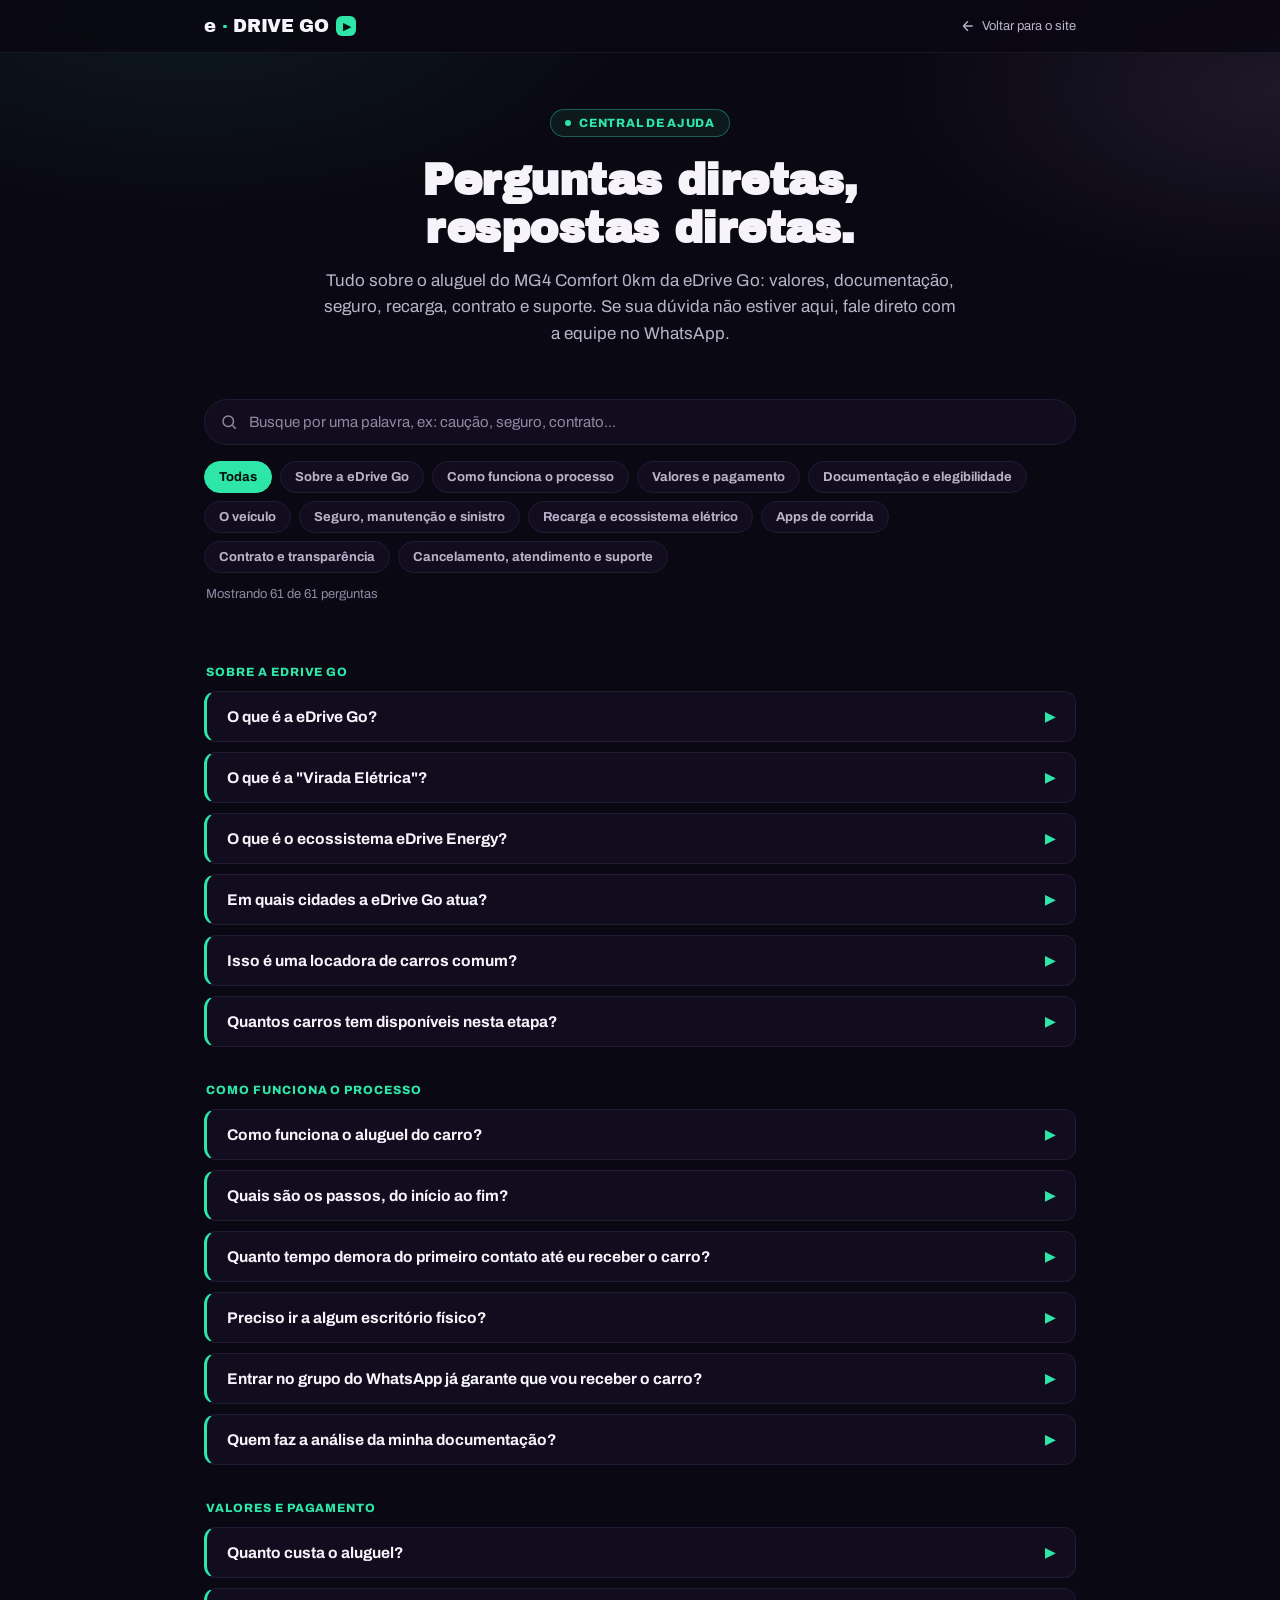
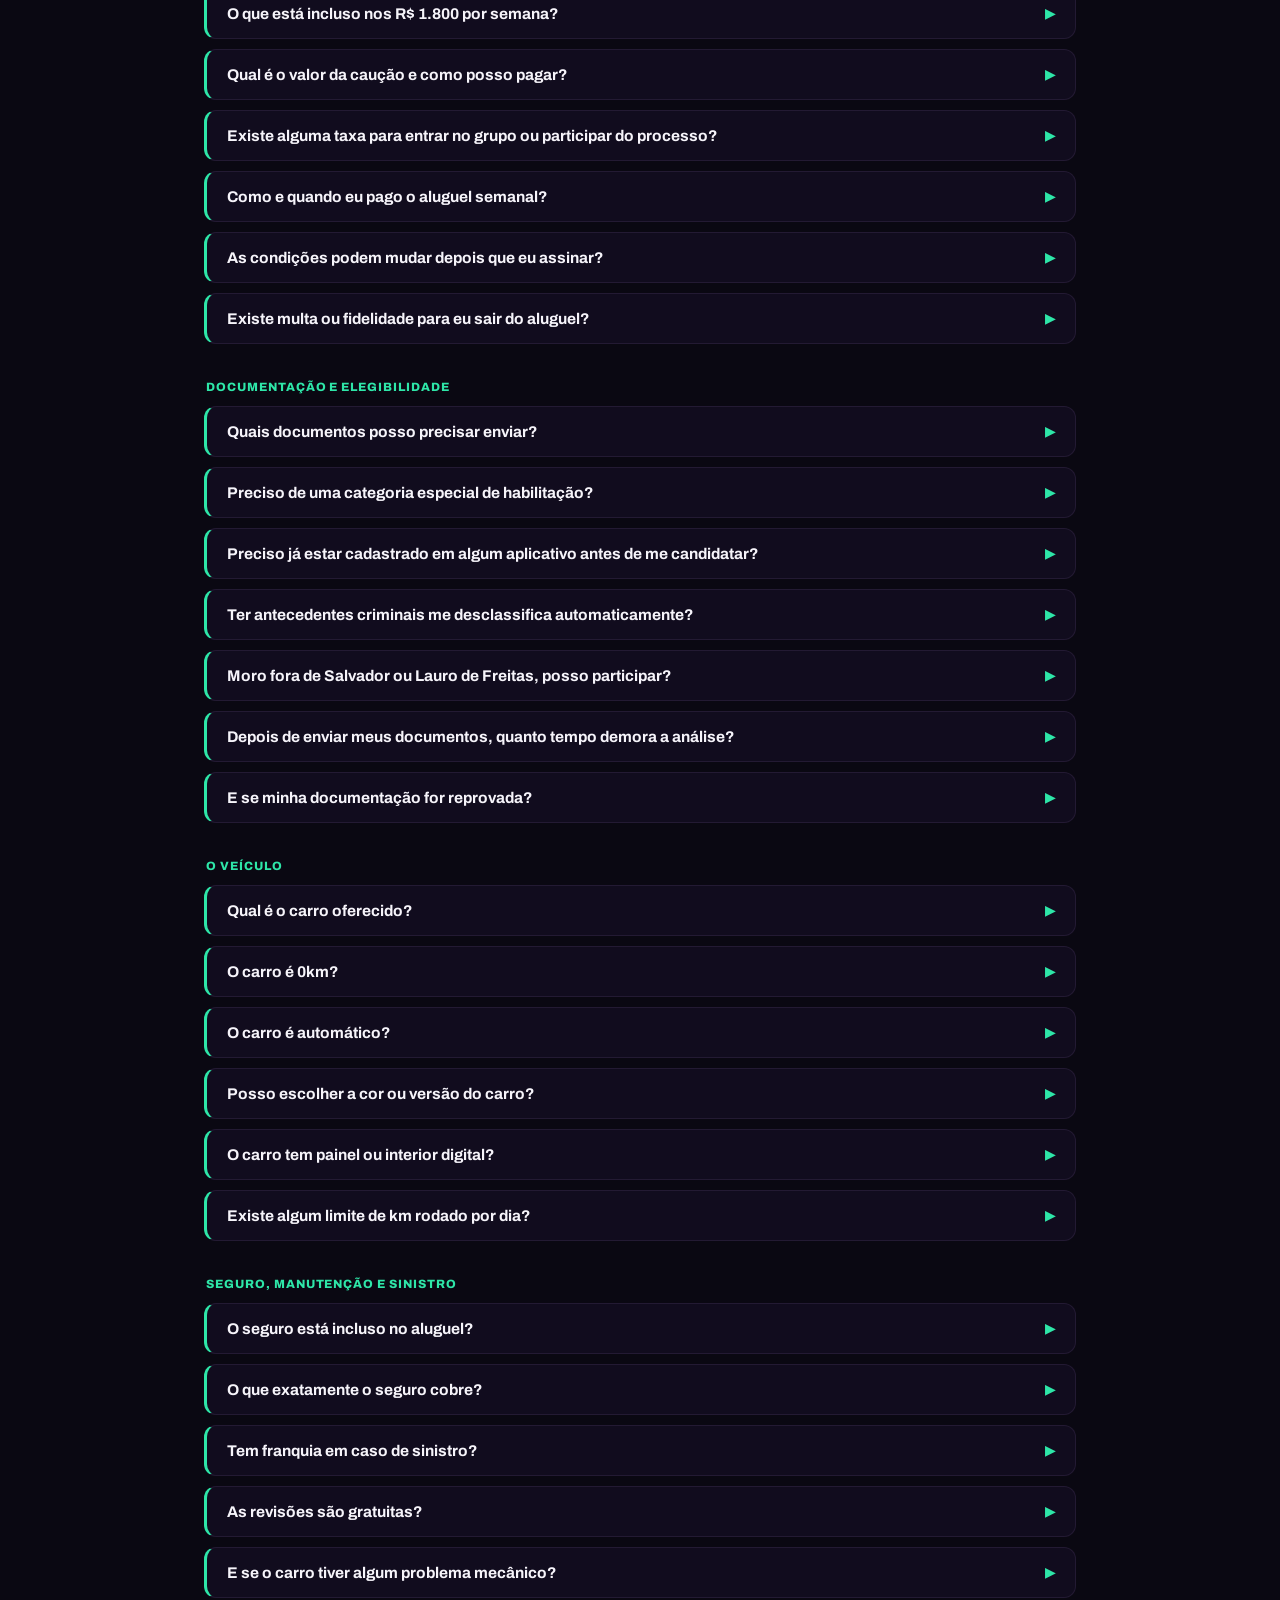
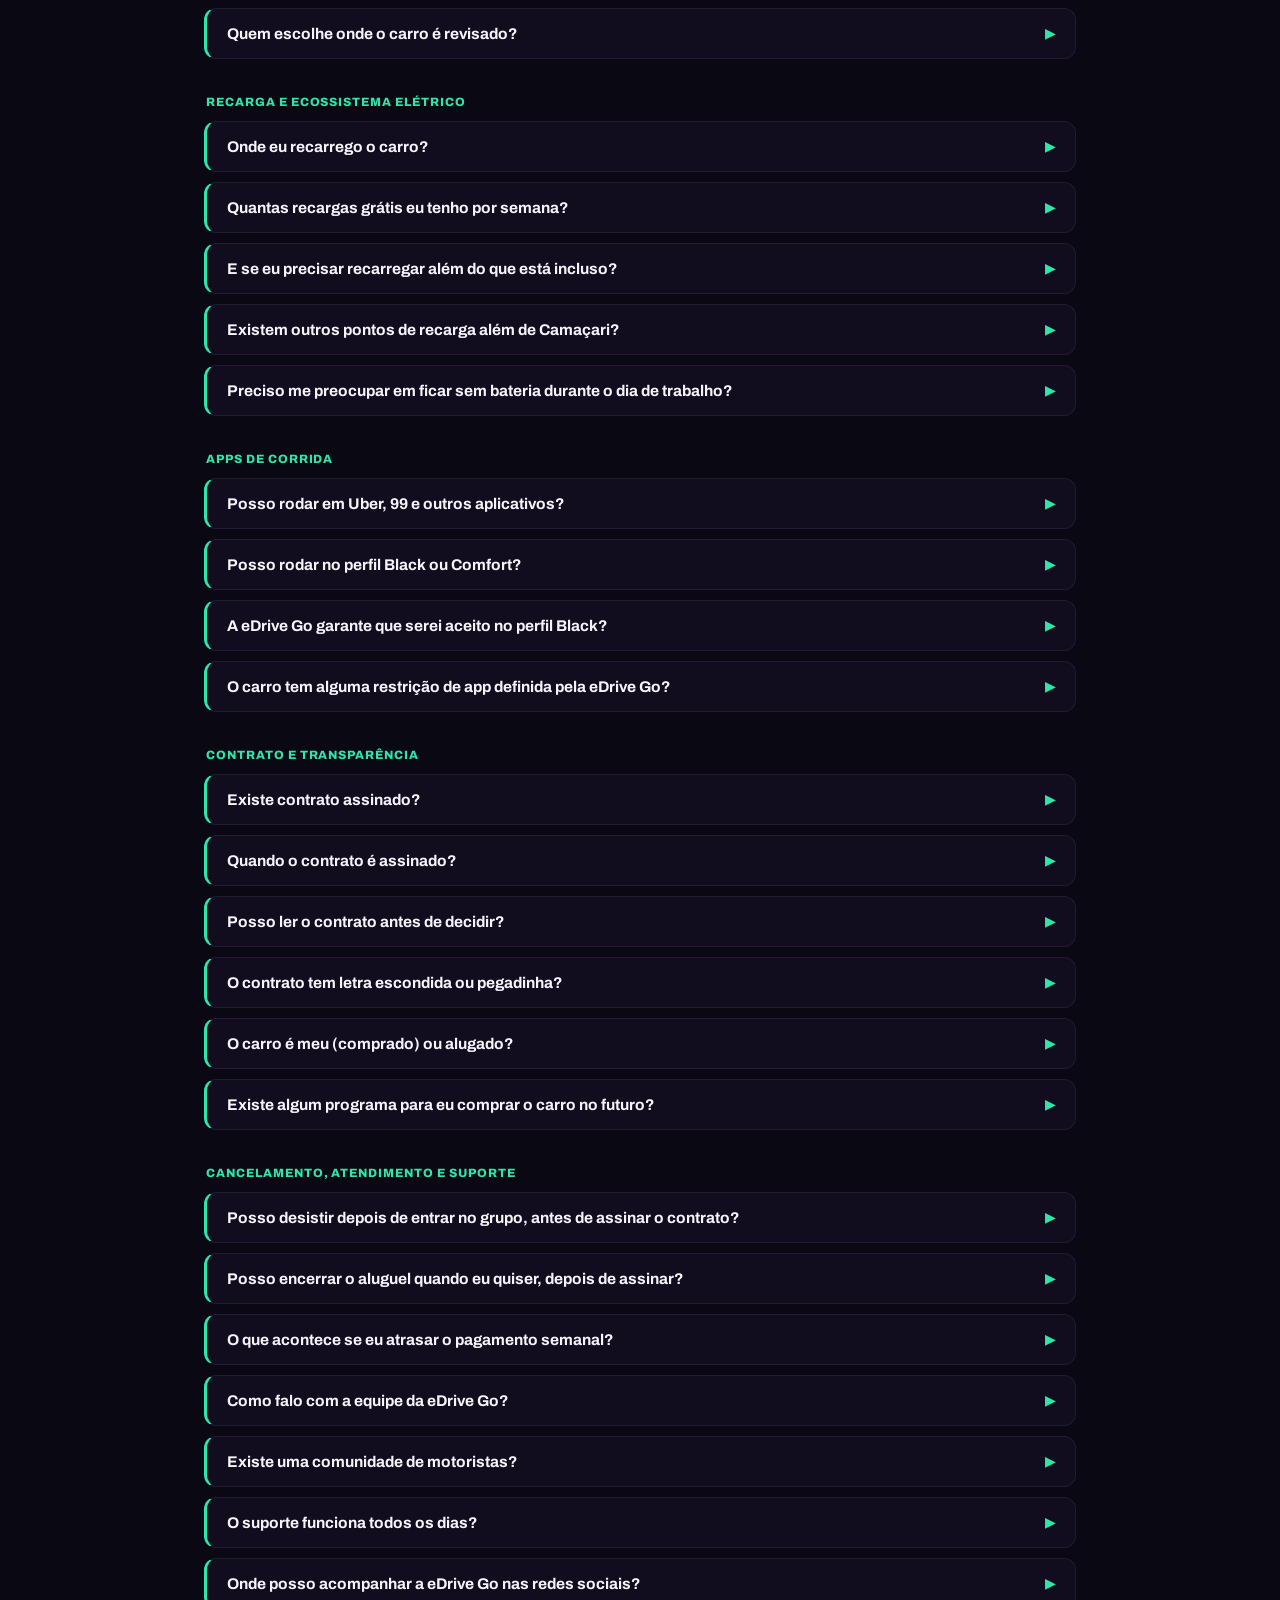
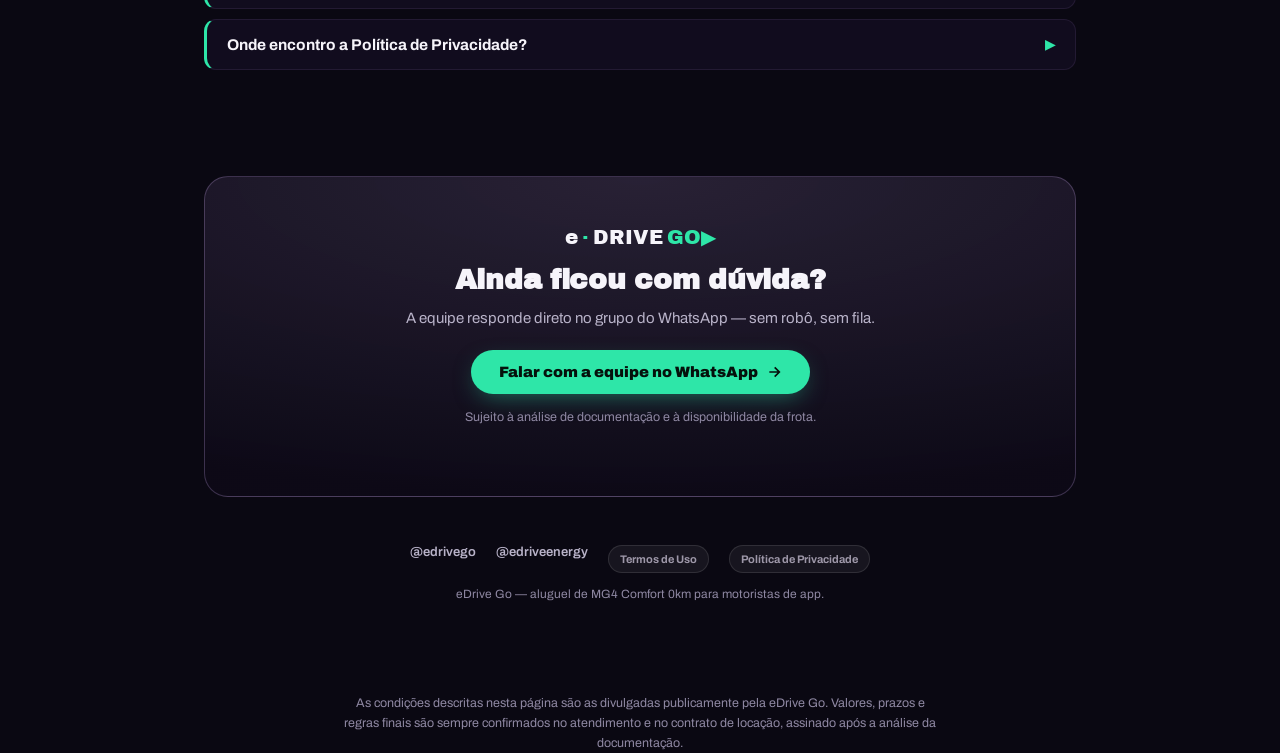
<file: mg4/sac/index.html>
<!DOCTYPE html>
<html lang="pt-BR">
<head>
<meta charset="UTF-8" />
<meta name="viewport" content="width=device-width, initial-scale=1.0" />
<title>Central de Ajuda MG4 Comfort — eDrive Go</title>
<meta name="description" content="Perguntas diretas, respostas diretas sobre o aluguel de MG4 Comfort 0km da eDrive Go: valores, documentação, seguro, recarga, contrato e suporte." />
<meta name="robots" content="index, follow" />
<link rel="icon" href="/favicon.svg" type="image/svg+xml" />
<link rel="canonical" href="https://www.edrivego.com/mg4/sac" />

<link rel="preconnect" href="https://fonts.googleapis.com" />
<link rel="preconnect" href="https://fonts.gstatic.com" crossorigin />
<link href="https://fonts.googleapis.com/css2?family=Archivo:wght@400;500;600;700;800;900&family=Archivo+Black&display=swap" rel="stylesheet" />

<style>
  :root{
    --bg:#0a0812;
    --bg-deep:#090712;
    --panel:#110c1e;
    --panel-border:#231a33;
    --green:#2ee6a8;
    --green-deep:#05110c;
    --purple:#c9a8f0;
    --text:#f6f4fa;
    --muted:#d5d0e2;
    --muted-2:#b9b3c9;
    --muted-3:#8f88a3;
    --pink:#ff8998;
    --radius-pill:999px;
    --radius-card:16px;
  }
  *{box-sizing:border-box;}
  html,body{
    margin:0;padding:0;min-height:100vh;
    background:var(--bg);
    color:var(--text);
    font-family:Archivo, Arial, sans-serif;
    -webkit-font-smoothing:antialiased;
  }
  body{
    background-image:
      radial-gradient(60% 40% at 15% 0%, rgba(46,230,168,0.08), transparent 60%),
      radial-gradient(50% 35% at 100% 10%, rgba(201,168,240,0.10), transparent 60%);
    background-attachment:fixed;
  }
  a{color:inherit;}
  img,svg{display:block;}
  .wrap{max-width:920px;margin:0 auto;padding:0 24px;}

  h1,h2,h3{
    font-family:"Archivo Black", Archivo, sans-serif;
    font-weight:700;
    letter-spacing:-0.01em;
    margin:0;
    line-height:1.08;
  }

  /* header */
  header.site{
    position:sticky;top:0;z-index:20;
    background:rgba(10,8,18,0.85);
    backdrop-filter:blur(10px);
    border-bottom:1px solid rgba(255,255,255,0.06);
  }
  .site-inner{
    max-width:920px;margin:0 auto;padding:16px 24px;
    display:flex;align-items:center;justify-content:space-between;gap:16px;
  }
  .logo{
    display:flex;align-items:center;gap:6px;
    font-family:"Archivo Black", Archivo, sans-serif;
    font-size:18px;letter-spacing:-0.02em;text-decoration:none;
    white-space:nowrap;
  }
  .logo .dot{color:var(--green);}
  .logo .go-arrow{
    display:inline-flex;align-items:center;justify-content:center;
    width:20px;height:20px;border-radius:6px;background:var(--green);
    color:var(--green-deep);font-size:11px;margin-left:2px;
  }
  .back-home{
    font-size:13px;color:var(--muted-2);text-decoration:none;
    display:flex;align-items:center;gap:6px;
  }
  .back-home:hover{color:var(--text);}
  .btn-cta{
    display:inline-flex;align-items:center;gap:8px;
    background:var(--green);color:var(--green-deep);
    font-family:Archivo, Arial, sans-serif;font-weight:900;font-size:14px;
    padding:10px 18px;border-radius:var(--radius-pill);
    text-decoration:none;white-space:nowrap;
    box-shadow:0 8px 24px -8px rgba(46,230,168,0.5);
  }
  .btn-cta:hover{filter:brightness(1.05);}

  /* hero */
  .hero{padding:56px 0 24px;text-align:center;}
  .eyebrow{
    display:inline-flex;align-items:center;gap:8px;
    border:1px solid rgba(46,230,168,0.35);
    background:rgba(46,230,168,0.08);
    color:var(--green);
    font-size:12px;font-weight:800;letter-spacing:0.06em;text-transform:uppercase;
    padding:6px 14px;border-radius:var(--radius-pill);
    margin-bottom:20px;
  }
  .eyebrow .pulse{width:6px;height:6px;border-radius:50%;background:var(--green);}
  .hero h1{font-size:44px;margin-bottom:16px;}
  .hero p.sub{
    color:var(--muted-2);font-size:17px;line-height:1.55;
    max-width:640px;margin:0 auto;
  }

  /* search + filters */
  .controls{padding:28px 0 16px;position:sticky;top:64px;z-index:15;background:var(--bg);box-shadow:0 24px 24px -24px var(--bg);}
  .search-box{position:relative;margin-bottom:16px;}
  .search-box input{
    width:100%;padding:14px 18px 14px 44px;
    background:var(--panel);border:1px solid var(--panel-border);
    border-radius:var(--radius-pill);color:var(--text);
    font-family:Archivo, Arial, sans-serif;font-size:15px;outline:none;
  }
  .search-box input::placeholder{color:var(--muted-3);}
  .search-box input:focus{border-color:rgba(46,230,168,0.5);}
  .search-box svg{position:absolute;left:16px;top:50%;transform:translateY(-50%);color:var(--muted-3);}
  .chips{display:flex;flex-wrap:wrap;gap:8px;}
  .chip{
    border:1px solid var(--panel-border);background:var(--panel);
    color:var(--muted-2);font-size:13px;font-weight:700;
    padding:8px 14px;border-radius:var(--radius-pill);cursor:pointer;
    user-select:none;white-space:nowrap;
  }
  .chip.active{background:var(--green);border-color:var(--green);color:var(--green-deep);}
  .count-line{color:var(--muted-3);font-size:13px;margin:14px 2px 0;}

  /* faq */
  main{padding:12px 0 40px;}
  .cat-section{margin-top:36px;}
  .cat-title{
    color:var(--green);font-size:12px;font-weight:800;
    letter-spacing:0.08em;text-transform:uppercase;
    margin-bottom:12px;padding-left:2px;
  }
  details.faq-item{
    background:var(--panel);
    border:1px solid var(--panel-border);
    border-left:3px solid var(--green);
    border-radius:12px;
    margin-bottom:10px;
    overflow:hidden;
  }
  details.faq-item summary{
    list-style:none;cursor:pointer;
    padding:16px 20px;
    display:flex;align-items:center;justify-content:space-between;gap:12px;
    font-weight:700;font-size:15.5px;color:var(--text);
  }
  details.faq-item summary::-webkit-details-marker{display:none;}
  .chev{color:var(--green);font-size:13px;transition:transform 0.15s ease;flex-shrink:0;}
  details.faq-item[open] .chev{transform:rotate(90deg);}
  details.faq-item .answer{
    padding:0 20px 18px;color:var(--muted);font-size:14.5px;line-height:1.6;
  }
  mark{background:rgba(46,230,168,0.35);color:var(--text);border-radius:3px;padding:0 2px;}
  .no-results{display:none;text-align:center;color:var(--muted-3);padding:40px 0;font-size:14px;}

  /* footer CTA */
  .cta-card{
    margin:56px 0 24px;
    background:radial-gradient(120% 100% at 50% 0%, rgba(201,168,240,0.16), rgba(17,12,30,0.4));
    border:1px solid rgba(201,168,240,0.25);
    border-radius:24px;padding:48px 24px;text-align:center;
  }
  .cta-card .go-badge{
    display:inline-flex;align-items:center;justify-content:center;gap:4px;
    font-family:"Archivo Black", Archivo, sans-serif;font-size:20px;
    margin-bottom:16px;
  }
  .cta-card h2{font-size:28px;margin-bottom:12px;}
  .cta-card p{color:var(--muted-2);font-size:15px;margin-bottom:24px;}
  .cta-card .btn-cta{font-size:15px;padding:14px 28px;}
  .cta-card .fine{color:var(--muted-3);font-size:12.5px;margin-top:16px;}

  footer.site{padding:24px 0 56px;text-align:center;}
  .social-row{display:flex;justify-content:center;gap:20px;flex-wrap:wrap;margin-bottom:14px;}
  .social-row a{color:var(--muted-2);font-size:13px;text-decoration:none;font-weight:600;}
  .social-row a:hover{color:var(--green);}.social-row .legal-btn{display:inline-flex;align-items:center;color:#9d97a8;background:rgba(255,255,255,.055);border:1px solid rgba(255,255,255,.11);border-radius:999px;padding:7px 11px;font-size:11px;font-weight:700}.social-row .legal-btn:hover{color:#d8d3df;background:rgba(255,255,255,.09)}
  footer.site .legal{color:var(--muted-3);font-size:12px;}
  footer.site .legal a{text-decoration:underline;}
  .disclaimer{
    max-width:640px;margin:24px auto 0;padding:0 24px;
    color:var(--muted-3);font-size:12.5px;line-height:1.6;text-align:center;
  }

  @media (max-width:640px){
    .hero h1{font-size:32px;}
    .site-inner{padding:14px 16px;}
    .back-home span{display:none;}
    .controls{top:60px;}
  }
</style>
</head>
<body>

<header class="site">
  <div class="site-inner">
    <a class="logo" href="/mg4">e<span class="dot">·</span>DRIVE GO<span class="go-arrow">&#9654;</span></a>
    <a class="back-home" href="/mg4">
      <svg width="16" height="16" viewBox="0 0 24 24" fill="none" stroke="currentColor" stroke-width="2"><path d="M19 12H5M5 12l7 7M5 12l7-7"/></svg>
      <span>Voltar para o site</span>
    </a>
  </div>
</header>

<div class="wrap">
  <section class="hero">
    <span class="eyebrow"><span class="pulse"></span> Central de Ajuda</span>
    <h1>Perguntas diretas,<br/>respostas diretas.</h1>
    <p class="sub">Tudo sobre o aluguel do MG4 Comfort 0km da eDrive Go: valores, documentação, seguro, recarga, contrato e suporte. Se sua dúvida não estiver aqui, fale direto com a equipe no WhatsApp.</p>
  </section>

  <div class="controls">
    <div class="search-box">
      <svg width="18" height="18" viewBox="0 0 24 24" fill="none" stroke="currentColor" stroke-width="2"><circle cx="11" cy="11" r="7"/><path d="M21 21l-4.3-4.3"/></svg>
      <input id="search" type="text" placeholder="Busque por uma palavra, ex: caução, seguro, contrato..." autocomplete="off" />
    </div>
    <div class="chips" id="chips">
      <div class="chip active" data-cat="all">Todas</div>
    </div>
    <div class="count-line" id="countLine"></div>
  </div>

  <main id="faqRoot"></main>

  <p class="no-results" id="noResults">Nenhuma pergunta encontrada. Tente outra palavra ou fale direto com a equipe.</p>

  <div class="cta-card">
    <div class="go-badge">e<span style="color:var(--green)">·</span>DRIVE <span style="color:var(--green)">GO&#9654;</span></div>
    <h2>Ainda ficou com dúvida?</h2>
    <p>A equipe responde direto no grupo do WhatsApp — sem robô, sem fila.</p>
    <a class="btn-cta" href="https://chat.whatsapp.com/IrIujrgevFgBLvwuz6yPGu?s=cl&amp;p=a&amp;ilr=4&amp;amv=2" target="_blank" rel="noopener">
      Falar com a equipe no WhatsApp
      <svg width="16" height="16" viewBox="0 0 24 24" fill="none" stroke="currentColor" stroke-width="2.5"><path d="M5 12h14M13 5l7 7-7 7"/></svg>
    </a>
    <p class="fine">Sujeito à análise de documentação e à disponibilidade da frota.</p>
  </div>

  <footer class="site">
    <div class="social-row">
      <a href="https://www.instagram.com/edrivego/" target="_blank" rel="noopener">@edrivego</a>
      <a href="https://www.instagram.com/edriveenergy/" target="_blank" rel="noopener">@edriveenergy</a>
      <a class="legal-btn" href="/termos-de-uso">Termos de Uso</a><a class="legal-btn" href="/politica-de-privacidade">Política de Privacidade</a>
    </div>
    <p class="legal">eDrive Go — aluguel de MG4 Comfort 0km para motoristas de app.</p>
  </footer>

  <p class="disclaimer">As condições descritas nesta página são as divulgadas publicamente pela eDrive Go. Valores, prazos e regras finais são sempre confirmados no atendimento e no contrato de locação, assinado após a análise da documentação.</p>
</div>

<script>
(function(){
  var DATA = [
    {cat:"Sobre a eDrive Go", items:[
      ["O que é a eDrive Go?","A eDrive Go é uma operação de locação de carros elétricos para motoristas de aplicativo. Você aluga um MG4 Comfort 0km por semana, com tudo incluso, para rodar em apps como Uber e 99."],
      ["O que é a \"Virada Elétrica\"?","É o nome que a eDrive Go dá para a troca do carro a combustão pelo elétrico: em vez de gastar com gasolina todo dia, você paga um aluguel semanal fixo e roda com energia."],
      ["O que é o ecossistema eDrive Energy?","É a estrutura de recarga da eDrive Go: um hub com mais de 80 carregadores em Camaçari, descrito como o maior eletroposto da América Latina, dedicado a abastecer a frota de motoristas."],
      ["Em quais cidades a eDrive Go atua?","A operação está centrada em Salvador, Lauro de Freitas e toda a região metropolitana, próximo ao hub de recarga em Camaçari."],
      ["Isso é uma locadora de carros comum?","Não. É uma operação pensada especificamente para motorista de aplicativo, com atendimento pelo WhatsApp, análise de documentação e condições — caução de R$ 3.000 em até 4x no cartão ou à vista no Pix, com seguro e recargas inclusas — diferentes de uma locadora tradicional."],
      ["Quantos carros tem disponíveis nesta etapa?","A frota é limitada e a disponibilidade muda conforme a demanda. A confirmação de vaga é feita direto no atendimento do grupo do WhatsApp."]
    ]},
    {cat:"Como funciona o processo", items:[
      ["Como funciona o aluguel do carro?","Você entra no grupo do WhatsApp, fala com a equipe, envia a documentação pedida, passa por uma análise e, se aprovado, assina o contrato de locação e sai com o carro, conforme disponibilidade."],
      ["Quais são os passos, do início ao fim?","São 5 passos: 1) entrar no grupo do WhatsApp, 2) enviar a documentação, 3) passar pela análise de perfil e antecedentes, 4) ler e assinar o contrato, 5) receber o carro."],
      ["Quanto tempo demora do primeiro contato até eu receber o carro?","Não há um prazo fixo divulgado — depende da análise da documentação e da disponibilidade da frota no momento. A equipe informa o andamento direto no atendimento."],
      ["Preciso ir a algum escritório físico?","O primeiro contato e a condução de todo o processo — documentação, análise, contrato — acontecem pelo WhatsApp, no atendimento com a equipe."],
      ["Entrar no grupo do WhatsApp já garante que vou receber o carro?","Não. O contato pelo grupo não garante aprovação, contratação, veículo específico ou prazo de entrega — tudo depende da análise de documentação e da disponibilidade da frota."],
      ["Quem faz a análise da minha documentação?","A própria equipe da eDrive Go, com base em perfil, documentação, antecedentes e critérios internos da operação."]
    ]},
    {cat:"Valores e pagamento", items:[
      ["Quanto custa o aluguel?","R$ 1.800 por semana, com pagamento antecipado em 1x no cartão ou Pix. Caução de R$ 3.000 em até 4x no cartão ou à vista no Pix."],
      ["O que está incluso nos R$ 1.800 por semana?","Inclui revisões e manutenção, seguro e 5 recargas gratuitas por semana no ecossistema eDrive. A caução de R$ 3.000 é paga separadamente, em até 4x no cartão ou à vista no Pix."],
      ["Qual é o valor da caução e como posso pagar?","A caução é de R$ 3.000 e pode ser paga em até 4x no cartão ou à vista no Pix. A semana de R$ 1.800 é paga antecipadamente, em 1x no cartão ou Pix."],
      ["Existe alguma taxa para entrar no grupo ou participar do processo?","Não. Entrar no grupo, falar com a equipe e passar pela análise não tem custo. Na contratação, são pagos a semana antecipada de R$ 1.800, em 1x no cartão ou Pix, e a caução de R$ 3.000, em até 4x no cartão ou à vista no Pix."],
      ["Como e quando eu pago o aluguel semanal?","A semana de R$ 1.800 deve ser paga antecipadamente, em 1x no cartão ou Pix. A caução de R$ 3.000 pode ser paga em até 4x no cartão ou à vista no Pix."],
      ["As condições podem mudar depois que eu assinar?","As condições confirmadas no atendimento e no contrato são as que valem para o seu aluguel. Mudanças futuras na operação não alteram o que já foi acordado por escrito com você."],
      ["Existe multa ou fidelidade para eu sair do aluguel?","Regras de rescisão, fidelidade e eventuais custos de saída são detalhadas no próprio contrato, lido com a equipe antes da assinatura — não há letra escondida."]
    ]},
    {cat:"Documentação e elegibilidade", items:[
      ["Quais documentos posso precisar enviar?","CNH, RG ou CPF, comprovante de residência, certidão de antecedentes criminais e dados de atuação em aplicativos."],
      ["Preciso de uma categoria especial de habilitação?","A exigência de habilitação segue os critérios internos da análise; confirme sua situação específica com a equipe no atendimento."],
      ["Preciso já estar cadastrado em algum aplicativo antes de me candidatar?","A eDrive Go pode solicitar dados de atuação em aplicativos como parte da análise, então já ter histórico em apps como Uber ou 99 ajuda — mas confirme sua situação com a equipe."],
      ["Ter antecedentes criminais me desclassifica automaticamente?","A certidão de antecedentes faz parte da documentação analisada; o critério de aprovação é interno e avaliado caso a caso pela equipe."],
      ["Moro fora de Salvador ou Lauro de Freitas, posso participar?","A operação está focada em Salvador, Lauro de Freitas e região metropolitana, pela proximidade do hub de recarga em Camaçari. Fora dessa região, confirme disponibilidade direto com a equipe."],
      ["Depois de enviar meus documentos, quanto tempo demora a análise?","Não há prazo fixo divulgado. A equipe acompanha e informa o andamento pelo próprio grupo do WhatsApp."],
      ["E se minha documentação for reprovada?","A equipe informa o resultado da análise pelo atendimento. Não há garantia de aprovação — ela depende do perfil, da documentação, dos antecedentes e dos critérios internos da operação."]
    ]},
    {cat:"O veículo", items:[
      ["Qual é o carro oferecido?","O MG4 Comfort, elétrico e automático."],
      ["O carro é 0km?","Sim, os carros da frota são MG4 Comfort 0km."],
      ["O carro é automático?","Sim, e elétrico — sem marchas, sem embreagem e silencioso."],
      ["Posso escolher a cor ou versão do carro?","Isso não é informado publicamente; disponibilidade de cor e versão deve ser confirmada com a equipe no momento da análise."],
      ["O carro tem painel ou interior digital?","Sim, o MG4 Comfort da frota tem interior digital, pensado para conforto em jornadas longas de trabalho."],
      ["Existe algum limite de km rodado por dia?","Isso não é informado publicamente nesta página; qualquer regra de uso sobre quilometragem é explicada no contrato, antes da assinatura."]
    ]},
    {cat:"Seguro, manutenção e sinistro", items:[
      ["O seguro está incluso no aluguel?","Sim, o seguro está incluso no valor semanal."],
      ["O que exatamente o seguro cobre?","As regras de cobertura e a franquia são explicadas com clareza no contrato, direto com a equipe, antes de você assinar."],
      ["Tem franquia em caso de sinistro?","Sim, a franquia existe e é detalhada no contrato — a equipe explica as regras antes da assinatura, para que a decisão seja consciente."],
      ["As revisões são gratuitas?","Sim, a manutenção e as revisões são por conta da eDrive Go, incluídas no aluguel."],
      ["E se o carro tiver algum problema mecânico?","A manutenção é por conta da eDrive Go. Em caso de problema, o contato para resolução é feito direto com a equipe pelo WhatsApp."],
      ["Quem escolhe onde o carro é revisado?","Isso não é informado publicamente; o fluxo de revisão e manutenção é explicado pela equipe durante o atendimento."]
    ]},
    {cat:"Recarga e ecossistema elétrico", items:[
      ["Onde eu recarrego o carro?","No hub de recarga da eDrive Energy em Camaçari, descrito como o maior eletroposto da América Latina, com mais de 80 carregadores."],
      ["Quantas recargas grátis eu tenho por semana?","5 recargas gratuitas por semana, inclusas no aluguel. A energia que você precisa para faturar."],
      ["E se eu precisar recarregar além do que está incluso?","Nos outros 2 dias, a energia custa R$ 0,89 por kWh no ecossistema eDrive. São 5 recargas gratuitas por semana inclusas no aluguel."],
      ["Existem outros pontos de recarga além de Camaçari?","A página oficial cita o hub de Camaçari como a estrutura principal do ecossistema; outros pontos, se existirem, devem ser confirmados com a equipe."],
      ["Preciso me preocupar em ficar sem bateria durante o dia de trabalho?","O MG4 Comfort 0km tem autonomia pensada para rodar o dia com o carro carregado, segundo a proposta da eDrive Go — a rotina real de recarga depende do seu uso e deve ser combinada com a equipe."]
    ]},
    {cat:"Apps de corrida", items:[
      ["Posso rodar em Uber, 99 e outros aplicativos?","Sim, o carro pode ser usado nos principais aplicativos de corrida."],
      ["Posso rodar no perfil Black ou Comfort?","A elegibilidade para categorias como Black depende das regras vigentes da própria plataforma, da cidade, do modelo, do ano do veículo e da data de cadastro."],
      ["A eDrive Go garante que serei aceito no perfil Black?","Não. A recomendação é confirmar a regra atualizada direto com a plataforma (Uber, 99 etc.) e com a equipe antes de contar com essa categoria."],
      ["O carro tem alguma restrição de app definida pela eDrive Go?","Isso não é informado publicamente nesta página; qualquer regra de uso do carro nos aplicativos é tratada no contrato e no atendimento."]
    ]},
    {cat:"Contrato e transparência", items:[
      ["Existe contrato assinado?","Sim, um contrato de locação formal é assinado antes de você sair com o carro."],
      ["Quando o contrato é assinado?","Depois da análise da documentação e conforme a disponibilidade do veículo."],
      ["Posso ler o contrato antes de decidir?","Sim. Antes de assinar, você lê o contrato com a equipe: seguro, franquia, responsabilidades, regras de uso, pagamentos e possíveis custos em caso de sinistro."],
      ["O contrato tem letra escondida ou pegadinha?","A proposta da eDrive Go é de transparência contratual: tudo é lido e explicado com a equipe antes da assinatura, para que a decisão seja consciente."],
      ["O carro é meu (comprado) ou alugado?","É alugado. O modelo é 100% locação semanal — você não financia nem compra o carro."],
      ["Existe algum programa para eu comprar o carro no futuro?","Isso não é divulgado publicamente no momento; o modelo atual da operação é de locação. Para novidades sobre esse tipo de programa, confirme direto com a equipe."]
    ]},
    {cat:"Cancelamento, atendimento e suporte", items:[
      ["Posso desistir depois de entrar no grupo, antes de assinar o contrato?","Sim. Entrar no grupo e conversar com a equipe não é um compromisso — ele só existe depois do contrato assinado."],
      ["Posso encerrar o aluguel quando eu quiser, depois de assinar?","As regras de rescisão e eventuais custos de saída ficam definidas no contrato, explicado pela equipe antes da assinatura."],
      ["O que acontece se eu atrasar o pagamento semanal?","As regras para atraso de pagamento são tratadas no contrato de locação; confirme esse ponto direto com a equipe antes de assinar."],
      ["Como falo com a equipe da eDrive Go?","Pelo grupo oficial no WhatsApp — é o mesmo canal usado do primeiro contato até a entrega do carro."],
      ["Existe uma comunidade de motoristas?","Sim. Além do atendimento, você entra num grupo com outros motoristas que já fizeram a virada elétrica, para trocar rotas, dúvidas e experiências."],
      ["O suporte funciona todos os dias?","Os horários de atendimento não são informados publicamente nesta página; confirme a disponibilidade direto no grupo do WhatsApp."],
      ["Onde posso acompanhar a eDrive Go nas redes sociais?","No Instagram: @edrivego e @edriveenergy."],
      ["Onde encontro a Política de Privacidade?","No rodapé do site oficial ou diretamente em edrivego.com/politica-de-privacidade."]
    ]}
  ];

  var root = document.getElementById('faqRoot');
  var chipsWrap = document.getElementById('chips');
  var countLine = document.getElementById('countLine');
  var noResults = document.getElementById('noResults');
  var totalCount = 0;

  DATA.forEach(function(group, gi){
    totalCount += group.items.length;
    var chip = document.createElement('div');
    chip.className = 'chip';
    chip.dataset.cat = 'c' + gi;
    chip.textContent = group.cat;
    chipsWrap.appendChild(chip);

    var section = document.createElement('section');
    section.className = 'cat-section';
    section.dataset.cat = 'c' + gi;

    var title = document.createElement('div');
    title.className = 'cat-title';
    title.textContent = group.cat;
    section.appendChild(title);

    group.items.forEach(function(pair){
      var d = document.createElement('details');
      d.className = 'faq-item';
      d.dataset.q = pair[0].toLowerCase();
      d.dataset.a = pair[1].toLowerCase();

      var summary = document.createElement('summary');
      var qText = document.createElement('span');
      qText.className = 'q-text';
      qText.textContent = pair[0];
      var chev = document.createElement('span');
      chev.className = 'chev';
      chev.innerHTML = '&#9654;';
      summary.appendChild(qText);
      summary.appendChild(chev);

      var answer = document.createElement('div');
      answer.className = 'answer';
      answer.textContent = pair[1];

      d.appendChild(summary);
      d.appendChild(answer);
      section.appendChild(d);
    });

    root.appendChild(section);
  });

  countLine.textContent = 'Mostrando ' + totalCount + ' de ' + totalCount + ' perguntas';

  var activeCat = 'all';
  var searchInput = document.getElementById('search');

  function applyFilter(){
    var term = searchInput.value.trim().toLowerCase();
    var visible = 0;
    document.querySelectorAll('.cat-section').forEach(function(section){
      var catMatch = activeCat === 'all' || section.dataset.cat === activeCat;
      var sectionHasVisible = false;
      section.querySelectorAll('.faq-item').forEach(function(item){
        var matches = catMatch && (term === '' || item.dataset.q.indexOf(term) !== -1 || item.dataset.a.indexOf(term) !== -1);
        item.style.display = matches ? '' : 'none';
        if (matches){ sectionHasVisible = true; visible++; }
        if (!matches) item.open = false;
      });
      section.style.display = sectionHasVisible ? '' : 'none';
    });
    countLine.textContent = 'Mostrando ' + visible + ' de ' + totalCount + ' perguntas';
    noResults.style.display = visible === 0 ? 'block' : 'none';
  }

  chipsWrap.addEventListener('click', function(e){
    var chip = e.target.closest('.chip');
    if (!chip) return;
    chipsWrap.querySelectorAll('.chip').forEach(function(c){ c.classList.remove('active'); });
    chip.classList.add('active');
    activeCat = chip.dataset.cat;
    applyFilter();
  });

  searchInput.addEventListener('input', applyFilter);
})();
</script>

</body>
</html>
</file>
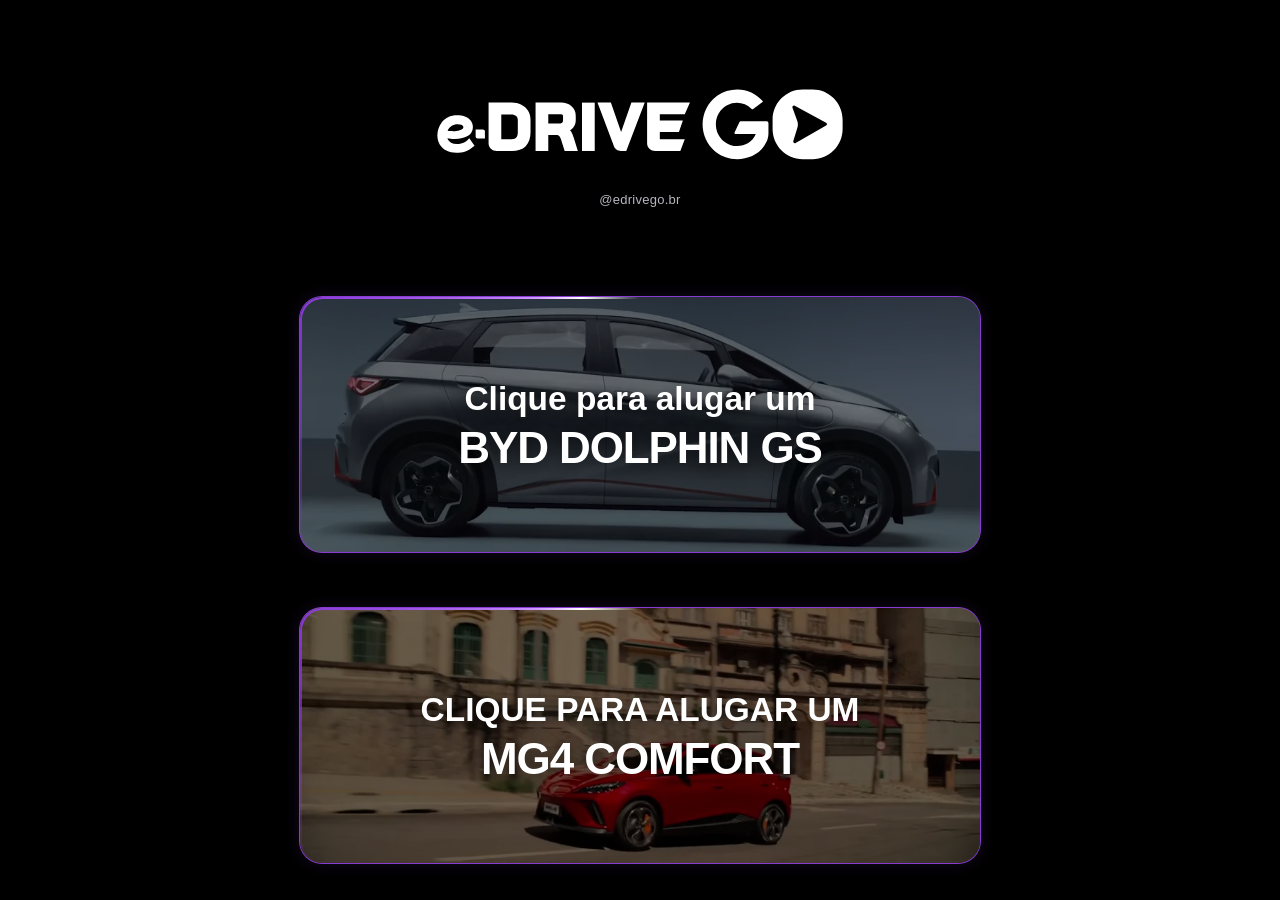
<file: app-alugar.html>
<!doctype html>
<html lang="pt-BR">
<head>
  <meta charset="utf-8">
  <meta name="viewport" content="width=device-width, initial-scale=1, viewport-fit=cover">
  <meta name="theme-color" content="#000000">
  <meta name="color-scheme" content="dark">
  <title>eDrive GO | Alugue seu elétrico</title>
  <meta name="description" content="Escolha seu elétrico: alugue um BYD Dolphin GS ou um MG4 Comfort com a eDrive GO.">
  <link rel="canonical" href="https://www.edrivego.com/app-alugar">
  <meta property="og:title" content="eDrive GO | Escolha seu carro elétrico">
  <meta property="og:description" content="Alugue um BYD Dolphin GS ou um MG4 Comfort. Veja as condições e escolha seu elétrico.">
  <meta property="og:url" content="https://www.edrivego.com/app-alugar">
  <meta property="og:image" content="https://www.edrivego.com/ig-assets/ego/dolphin-poster-v1.webp">
  <meta property="og:type" content="website">
  <meta property="og:locale" content="pt_BR">
  <link rel="icon" href="/ig-assets/favicon.svg" type="image/svg+xml">
  <style>
    * { box-sizing: border-box; }
    html { background: #000; color: #fff; -webkit-text-size-adjust: 100%; }
    body { margin: 0; font-family: Arial, Helvetica, sans-serif; }
    main { width: min(100%, 720px); margin-inline: auto; padding: clamp(40px, 7vw, 72px) max(20px, env(safe-area-inset-right)) max(32px, env(safe-area-inset-bottom)) max(20px, env(safe-area-inset-left)); }
    .brand { margin: 0 0 clamp(48px, 8vw, 80px); text-align: center; }
    .logo { display: block; width: min(100%, clamp(240px, 64vw, 440px)); height: auto; margin-inline: auto; filter: brightness(0) invert(1); }
    .profile { display: inline-flex; align-items: center; min-height: 32px; margin-top: 8px; color: #b9b5bf; font-size: 13px; line-height: 1.4; letter-spacing: .02em; text-decoration: none; }
    .profile:hover { color: #fff; }
    .profile:focus-visible { outline: 2px solid #c8a5ff; outline-offset: 4px; border-radius: 4px; }
    .links { position: relative; display: grid; gap: clamp(28px, 5vw, 56px); --tour-duration: 12s; --tour-ease: cubic-bezier(.45, 0, .2, 1); }
    .card { position: relative; isolation: isolate; display: grid; place-items: center; aspect-ratio: 8 / 3; min-height: 138px; padding: 24px 16px; overflow: hidden; border-radius: clamp(14px, 2.3vw, 22px); background: #17141b; color: #fff; text-align: center; text-decoration: none; box-shadow: 0 0 0 1px #873bd1, 0 0 16px rgba(135, 59, 209, .18); transform-origin: center; }
    .card::after { content: ""; position: absolute; inset: 0; z-index: -1; background: rgba(0, 0, 0, .55); }
    .media { position: absolute; inset: 0; z-index: -2; width: 100%; height: 100%; object-fit: cover; pointer-events: none; }
    video.media { opacity: 0; }
    video.is-playing { opacity: 1; }
    .copy { font-size: clamp(24px, 4.7vw, 44px); font-weight: 800; line-height: 1.14; letter-spacing: -.025em; text-wrap: balance; text-shadow: 0 2px 16px rgba(0, 0, 0, .45); }
    .copy span { display: block; }
    .copy .prompt { font-size: .76em; line-height: 1.45; letter-spacing: 0; }
    .card:focus-visible { outline: 3px solid #c8a5ff; outline-offset: 6px; }
    @media (hover: hover) { .card:hover { outline: 2px solid #b493dc; outline-offset: 4px; } }
    .edge-light { display: none; position: absolute; inset: 0; z-index: 2; padding: 1.5px; border-radius: inherit; pointer-events: none; }
    @supports ((mask-composite: exclude) or (-webkit-mask-composite: xor)) {
      .edge-light { display: block; -webkit-mask: linear-gradient(#fff 0 0) content-box, linear-gradient(#fff 0 0); -webkit-mask-composite: xor; mask: linear-gradient(#fff 0 0) content-box, linear-gradient(#fff 0 0); mask-composite: exclude; }
    }
    .edge-light::before { content: ""; position: absolute; top: 50%; left: 50%; width: 115%; aspect-ratio: 1; background: conic-gradient(transparent 0deg 245deg, #8635d8 288deg, #cc95ff 320deg, #fff 335deg, transparent 360deg); transform: translate(-50%, -50%) rotate(0deg); }
    .floating-cursor { position: absolute; top: 0; left: 86%; z-index: 4; width: clamp(40px, 7vw, 58px); height: auto; overflow: visible; opacity: 0; pointer-events: none; filter: drop-shadow(4px 9px 4px rgba(0, 0, 0, .65)); transform-origin: 15% 8%; }
    .motion-ready:not(.motion-disabled) .edge-light::before { animation: edge-orbit 7s linear infinite; }
    .motion-ready:not(.motion-disabled) .card { animation-duration: var(--tour-duration); animation-timing-function: var(--tour-ease); animation-iteration-count: infinite; }
    .motion-ready:not(.motion-disabled) .card:nth-of-type(1) { animation-name: card-one; }
    .motion-ready:not(.motion-disabled) .card:nth-of-type(2) { animation-name: card-two; }
    .motion-ready:not(.motion-disabled) .floating-cursor { animation: cursor-tour var(--tour-duration) var(--tour-ease) infinite both; }
    .links.motion-paused .card, .links.motion-paused .floating-cursor, .links.motion-paused .edge-light::before,
    .links:focus-within .card, .links:focus-within .floating-cursor { animation-play-state: paused; }
    .links:focus-within .floating-cursor { visibility: hidden; }
    @media (hover: hover) and (pointer: fine) {
      .links:hover .card, .links:hover .floating-cursor { animation-play-state: paused; }
      .links:hover .floating-cursor { visibility: hidden; }
    }
    @keyframes edge-orbit { to { transform: translate(-50%, -50%) rotate(360deg); } }
    @keyframes card-one { 0%, 6%, 46%, 100% { transform: scale(1); } 18%, 34% { transform: scale(1.025); } }
    @keyframes card-two { 0%, 48%, 94%, 100% { transform: scale(1); } 66%, 82% { transform: scale(1.025); } }
    @keyframes cursor-tour {
      0% { opacity: 0; transform: translate3d(4px, -36px, 0) rotate(-8deg) scale(.94); }
      6% { opacity: 1; }
      18%, 34% { opacity: 1; transform: translate3d(-4px, var(--cursor-one), 0) rotate(-3deg) scale(1.08); }
      66%, 82% { opacity: 1; transform: translate3d(2px, var(--cursor-two), 0) rotate(3deg) scale(1.08); }
      94%, 100% { opacity: 0; transform: translate3d(4px, var(--cursor-end), 0) rotate(5deg) scale(.94); }
    }
    .sr-only { position: absolute; width: 1px; height: 1px; padding: 0; margin: -1px; overflow: hidden; clip-path: inset(50%); white-space: nowrap; border: 0; }
    @media (prefers-reduced-motion: reduce) { video.media, .floating-cursor { display: none; } .links .card { animation: none !important; transform: none; } .links .edge-light::before { animation: none !important; } }
    @media (forced-colors: active) { .card { border: 2px solid LinkText; } .copy { text-shadow: none; } .edge-light, .floating-cursor { display: none; } }
  </style>
  <script src="/ig-assets/ego/rental-v1.js" defer></script>
</head>
<body>
  <main>
    <header class="brand">
      <h1 class="sr-only">eDrive GO: alugue um BYD Dolphin GS ou MG4 Comfort</h1>
      <img class="logo" src="/ig-assets/logo-edrive-go.svg" width="821" height="195" alt="eDrive GO" fetchpriority="high">
      <a class="profile" href="https://www.instagram.com/edrivego.br/" target="_blank" rel="noopener noreferrer" aria-label="@edrivego.br no Instagram (abre em nova aba)">@edrivego.br</a>
    </header>
    <nav class="links" aria-label="Aluguel de carros elétricos">
      <a class="card" href="/dolphin">
        <img class="media" src="/ig-assets/ego/dolphin-poster-v1.webp" width="960" height="360" alt="" fetchpriority="high" decoding="async">
        <video class="media" data-src="/ig-assets/ego/dolphin-v1.mp4" width="720" height="270" muted loop playsinline preload="none" aria-hidden="true" tabindex="-1" disablepictureinpicture></video>
        <span class="edge-light" aria-hidden="true"></span>
        <span class="copy"><span class="prompt">Clique para alugar um</span><span>BYD DOLPHIN GS</span></span>
      </a>
      <a class="card" href="/mg4">
        <img class="media" src="/ig-assets/ego/mg4-poster-v1.webp" width="960" height="360" alt="" decoding="async">
        <video class="media" data-src="/ig-assets/ego/mg4-v1.mp4" width="720" height="270" muted loop playsinline preload="none" aria-hidden="true" tabindex="-1" disablepictureinpicture></video>
        <span class="edge-light" aria-hidden="true"></span>
        <span class="copy"><span class="prompt">CLIQUE PARA ALUGAR UM</span><span>MG4 COMFORT</span></span>
      </a>
      <svg class="floating-cursor" viewBox="0 0 64 78" width="64" height="78" aria-hidden="true" focusable="false">
        <defs>
          <linearGradient id="cursor-face" x1="0" y1="0" x2="1" y2="1">
            <stop offset="0" stop-color="#fff"/><stop offset=".55" stop-color="#f4eaff"/><stop offset="1" stop-color="#b58adf"/>
          </linearGradient>
        </defs>
        <path d="M9 4 12 55 25 44 36 65 48 59 36 38 54 36Z" transform="translate(3 6)" fill="#6f30a9" stroke="#421a68" stroke-width="2" stroke-linejoin="round"/>
        <path d="M9 4 12 55 25 44 36 65 48 59 36 38 54 36Z" fill="url(#cursor-face)" stroke="#fff" stroke-width="1.5" stroke-linejoin="round"/>
      </svg>
    </nav>
  </main>
</body>
</html>
</file>
<file: spark-grupo/assets/spark-grupo.css>
* { box-sizing: border-box; }
html, body { margin: 0; min-height: 100%; }
body { background: #0a0812; color: #f6f4fa; font-family: "Archivo", Arial, sans-serif; -webkit-font-smoothing: antialiased; }
a { -webkit-tap-highlight-color: transparent; }
:focus-visible { outline: 3px solid #c9a8f0; outline-offset: 5px; }
.skip-link { position: fixed; top: -80px; left: 16px; z-index: 10; padding: 12px; border-radius: 8px; background: #2ee6a8; color: #05110c; }
.skip-link:focus { top: 12px; }
.confirmation-page { min-height: 100vh; min-height: 100svh; display: grid; grid-template-rows: auto 1fr; background: radial-gradient(900px 600px at 85% -15%, rgba(75, 0, 129, .55), transparent 65%), radial-gradient(700px 500px at 0% 90%, rgba(46, 230, 168, .08), transparent 65%), #0a0812; }
.brand-header { border-bottom: 1px solid rgba(255, 255, 255, .1); background: rgba(8, 6, 14, .4); }
.brand-header-inner { width: min(1160px, calc(100% - 40px)); margin: 0 auto; min-height: 70px; display: flex; align-items: center; justify-content: space-between; gap: 16px; }
.brand-logo { display: block; width: auto; height: 34px; max-width: 146px; filter: brightness(0) invert(1); }
.program-label { padding: 8px 14px; border: 1px solid rgba(46, 230, 168, .25); border-radius: 999px; color: #2ee6a8; background: rgba(46, 230, 168, .05); font-size: 12px; font-weight: 700; white-space: nowrap; }
.confirmation-main { display: grid; align-items: center; padding: 30px 20px 40px; }
.confirmation { width: min(760px, 100%); margin: 0 auto; text-align: center; }
.eyebrow { display: inline-flex; align-items: center; gap: 9px; padding: 8px 14px; border: 1px solid rgba(46, 230, 168, .35); border-radius: 999px; background: rgba(46, 230, 168, .05); color: #2ee6a8; font-size: 12px; font-weight: 800; letter-spacing: .05em; text-transform: uppercase; }
.status-dot { width: 7px; height: 7px; border-radius: 50%; background: currentColor; }
h1 { margin: 20px 0 16px; font-family: "Archivo Black", "Archivo", sans-serif; font-size: clamp(34px, 5vw, 60px); font-weight: 400; line-height: 1.02; letter-spacing: -.025em; }
.intro { margin: 0; color: #d5d0e2; font-size: 18px; line-height: 1.5; }
.review-time { display: inline-flex; align-items: center; justify-content: center; gap: 11px; margin-top: 24px; padding: 14px 20px; border: 1px solid rgba(201, 168, 240, .28); border-radius: 12px; background: rgba(75, 0, 129, .2); color: #ded8ea; font-size: 15px; line-height: 1.4; }
.review-time svg { flex: 0 0 auto; color: #c9a8f0; }
.review-time strong { color: #c9a8f0; white-space: nowrap; }
.review-description { max-width: 620px; margin: 20px auto 0; color: #b9b3c9; font-size: 16px; line-height: 1.65; }
.group-invitation { margin-top: 28px; }
.group-invitation p { margin: 0 0 16px; color: #ded8ea; font-size: 16px; line-height: 1.45; font-weight: 600; }
.group-cta { display: inline-flex; align-items: center; justify-content: center; gap: 10px; min-height: 58px; max-width: 100%; padding: 16px 26px; border-radius: 999px; background: #2ee6a8; color: #05110c; box-shadow: 0 16px 44px rgba(46, 230, 168, .2); text-decoration: none; font-size: 16px; font-weight: 900; line-height: 1.35; transition: transform 150ms ease, filter 150ms ease; }
.group-cta svg { flex: 0 0 auto; }
.group-cta:hover { transform: translateY(-2px); filter: brightness(1.06); }
@media (max-width: 600px) {
  .brand-header-inner { min-height: 66px; gap: 10px; }
  .brand-logo { height: 30px; max-width: 126px; }
  .program-label { padding: 7px 10px; font-size: 10px; }
  .confirmation-main { padding: 28px 20px 36px; }
  h1 { margin: 18px 0 14px; font-size: clamp(30px, 8.5vw, 42px); }
  .intro { max-width: 350px; margin: 0 auto; font-size: 16px; }
  .review-time { width: 100%; margin-top: 20px; padding: 13px 10px; font-size: 14px; gap: 9px; }
  .review-description { margin-top: 18px; font-size: 15px; line-height: 1.55; }
  .group-invitation { margin-top: 24px; }
  .group-invitation p { font-size: 15px; margin-bottom: 14px; }
  .group-cta { width: 100%; padding: 16px 12px; font-size: 14px; gap: 8px; }
  .desktop-break { display: none; }
}
@media (max-width: 350px) {
  .brand-header-inner { width: calc(100% - 32px); }
  .brand-logo { max-width: 112px; }
  .program-label { font-size: 9px; padding: 7px 8px; }
  .confirmation-main { padding-right: 16px; padding-left: 16px; }
  .review-time { font-size: 13px; }
  .group-cta { font-size: 13px; }
  .cta-arrow { display: none; }
}
@media (prefers-reduced-motion: reduce) {
  *, *::before, *::after { animation: none !important; transition: none !important; scroll-behavior: auto !important; }
}
</file>
